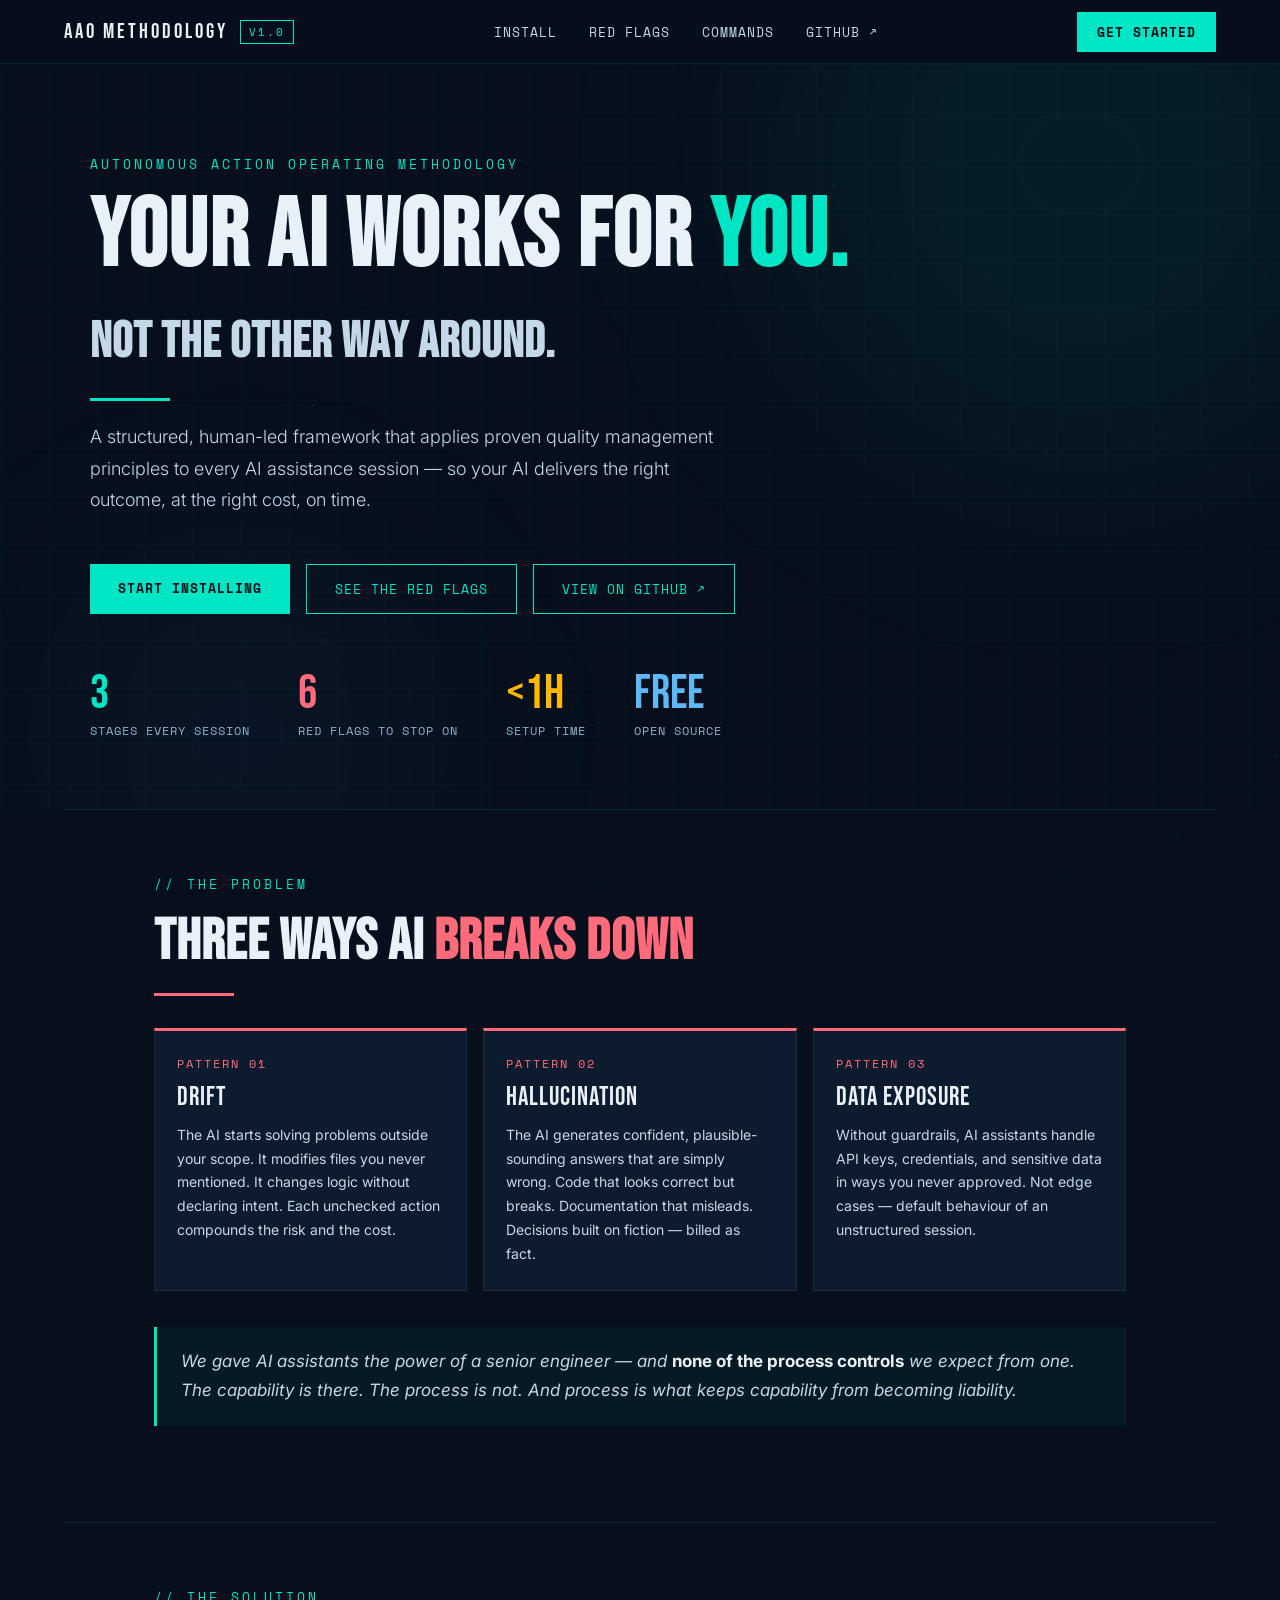
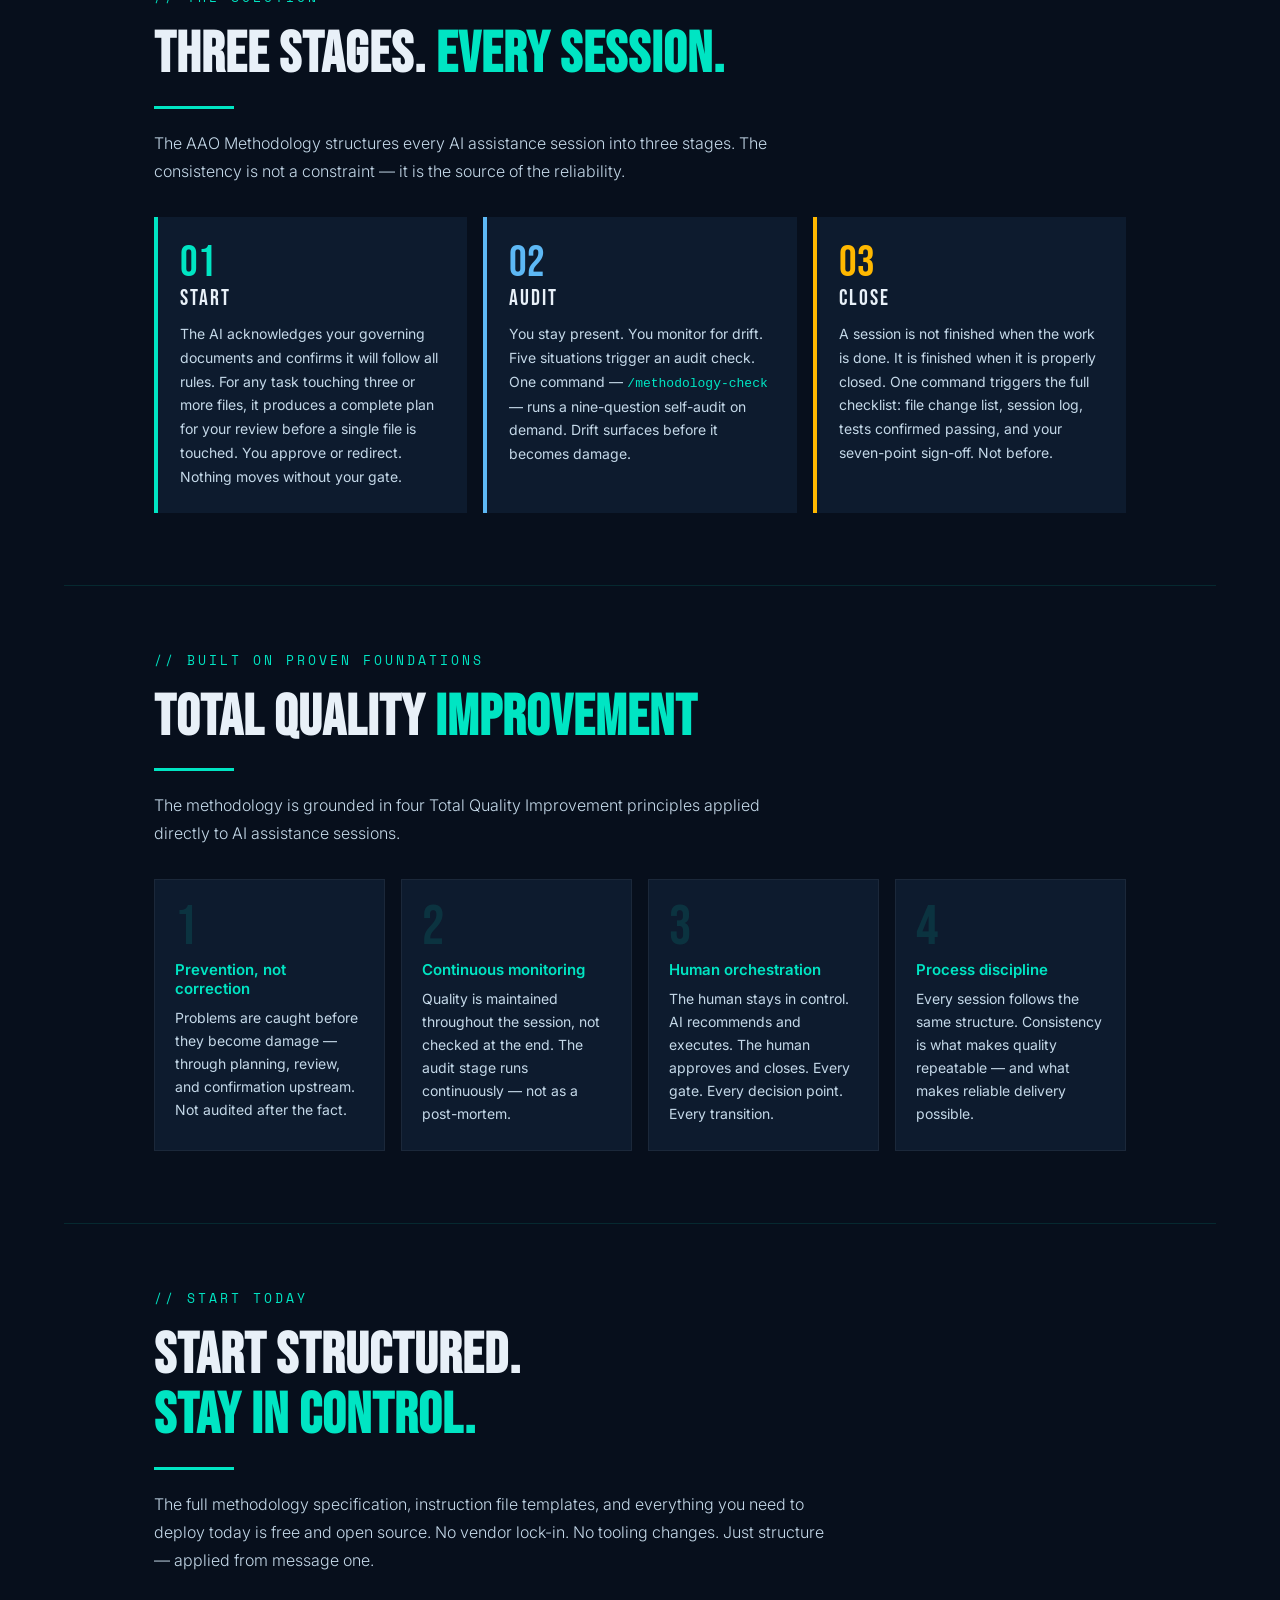
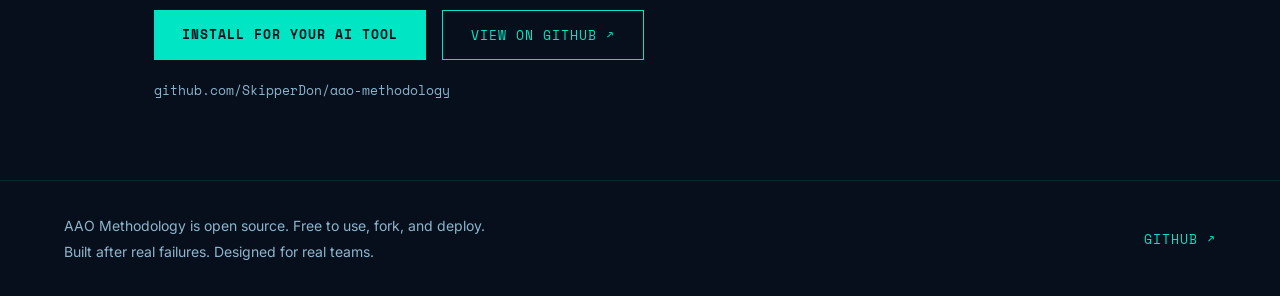
<file: docs/index.html>
<!DOCTYPE html>
<html lang="en">
<head>
<meta charset="UTF-8">
<meta name="viewport" content="width=device-width, initial-scale=1.0">
<title>AAO Methodology — Structured AI Assistance</title>
<meta name="description" content="The AAO Methodology is a structured, human-led framework that brings quality control to every AI assistance session. Start structured. Stay in control.">
<link href="https://fonts.googleapis.com/css2?family=Bebas+Neue&family=Inter:wght@300;400;500;600;700&family=Space+Mono:wght@400;700&display=swap" rel="stylesheet">
<link rel="stylesheet" href="_shared.css">
<style>
  html, body { background: var(--navy); color: var(--text); font-family: 'Inter', sans-serif; }

  /* ── STAGE PILLS ── */
  .stage-row { display: flex; gap: 16px; margin-top: 28px; flex-wrap: wrap; }
  .stage-pill {
    flex: 1; min-width: 220px;
    background: var(--navy2);
    border-left: 4px solid var(--teal);
    padding: 24px 22px;
  }
  .stage-pill.audit { border-color: var(--blue); }
  .stage-pill.close { border-color: var(--amber); }
  .stage-num {
    font-family: 'Bebas Neue', sans-serif;
    font-size: 44px; line-height: 1; color: var(--teal);
  }
  .stage-pill.audit .stage-num { color: var(--blue); }
  .stage-pill.close .stage-num { color: var(--amber); }
  .stage-name {
    font-family: 'Bebas Neue', sans-serif;
    font-size: 22px; letter-spacing: 2px; margin-bottom: 10px;
  }
  .stage-pill p { font-size: 14px; color: var(--slate); line-height: 1.7; }

  /* ── PROBLEM GRID ── */
  .problem-grid {
    display: grid;
    grid-template-columns: repeat(auto-fill, minmax(280px, 1fr));
    gap: 16px; margin-top: 16px;
  }
  .problem-card {
    background: var(--navy2);
    border: 1px solid rgba(255,255,255,0.06);
    border-top: 3px solid var(--red);
    padding: 24px 22px;
  }
  .problem-label {
    font-family: 'Space Mono', monospace;
    font-size: 12px; letter-spacing: 2px; text-transform: uppercase;
    color: var(--red); margin-bottom: 10px;
  }
  .problem-title {
    font-family: 'Bebas Neue', sans-serif;
    font-size: 26px; letter-spacing: 1px; margin-bottom: 10px;
  }
  .problem-card p { font-size: 14px; color: var(--slate); line-height: 1.7; }

  /* ── CTA ROW ── */
  .cta-row { display: flex; gap: 16px; flex-wrap: wrap; margin-top: 36px; }
  .btn-primary {
    font-family: 'Space Mono', monospace;
    font-size: 13px; letter-spacing: 1px; text-transform: uppercase;
    color: var(--navy); background: var(--teal); font-weight: 700;
    text-decoration: none; padding: 14px 28px;
    transition: opacity 0.2s, transform 0.2s; display: inline-block;
  }
  .btn-primary:hover { opacity: 0.85; transform: translateY(-1px); }
  .btn-ghost {
    font-family: 'Space Mono', monospace;
    font-size: 13px; letter-spacing: 1px; text-transform: uppercase;
    color: var(--teal); border: 1px solid var(--teal);
    text-decoration: none; padding: 14px 28px;
    transition: background 0.2s; display: inline-block;
  }
  .btn-ghost:hover { background: rgba(0,229,195,0.08); }

  /* ── QUOTE ── */
  .quote-block {
    border-left: 3px solid var(--teal);
    padding: 20px 24px;
    background: rgba(0,229,195,0.05);
    margin: 24px 0;
  }
  .quote-block p {
    font-size: 17px; color: var(--slate); line-height: 1.75; font-style: italic;
  }
  .quote-block strong { color: var(--text); font-style: normal; }

  /* ── PRINCIPLES ── */
  .principles-grid {
    display: grid;
    grid-template-columns: repeat(auto-fill, minmax(220px, 1fr));
    gap: 16px; margin-top: 16px;
  }
  .principle-card {
    background: var(--navy2);
    border: 1px solid rgba(255,255,255,0.06);
    padding: 24px 20px;
    position: relative; overflow: hidden;
  }
  .principle-num {
    font-family: 'Bebas Neue', sans-serif;
    font-size: 56px; line-height: 0.85; color: rgba(0,229,195,0.12);
    margin-bottom: 8px;
  }
  .principle-title {
    font-size: 15px; font-weight: 600; color: var(--teal); margin-bottom: 8px;
  }
  .principle-card p { font-size: 14px; color: var(--slate); line-height: 1.65; }
</style>
</head>
<body>

<a href="#main" class="skip-link">Skip to main content</a>
<canvas id="particles" aria-hidden="true"></canvas>

<nav aria-label="Main navigation">
  <a class="nav-logo" href="index.html" aria-label="AAO Methodology home">
    AAO Methodology <span class="v-badge">v1.0</span>
  </a>
  <ul class="nav-links" role="list">
    <li><a href="install.html">Install</a></li>
    <li><a href="red-flags.html">Red Flags</a></li>
    <li><a href="commands.html">Commands</a></li>
    <li><a href="https://github.com/SkipperDon/aao-methodology" target="_blank" rel="noopener">GitHub ↗</a></li>
  </ul>
  <a class="nav-cta" href="install.html">Get Started</a>
</nav>

<main id="main">

  <!-- HERO -->
  <header class="hero">
    <div class="glow-orb" style="width:600px;height:600px;background:rgba(0,229,195,0.07);top:-200px;right:-100px;" aria-hidden="true"></div>
    <div class="glow-orb" style="width:350px;height:350px;background:rgba(93,184,245,0.05);bottom:-100px;left:5%;" aria-hidden="true"></div>
    <div style="position:relative;z-index:1;max-width:1100px;margin:0 auto;">
      <p class="kicker">Autonomous Action Operating Methodology</p>
      <h1 class="hero-title">
        YOUR AI WORKS FOR <span class="teal">YOU.</span><br>
        <span style="font-size:0.52em;color:var(--slate);letter-spacing:1px;">NOT THE OTHER WAY AROUND.</span>
      </h1>
      <div class="accent-line" aria-hidden="true"></div>
      <p class="hero-sub">
        A structured, human-led framework that applies proven quality management principles to every AI assistance session — so your AI delivers the right outcome, at the right cost, on time.
      </p>
      <div class="cta-row">
        <a class="btn-primary" href="install.html">Start Installing</a>
        <a class="btn-ghost" href="red-flags.html">See the Red Flags</a>
        <a class="btn-ghost" href="https://github.com/SkipperDon/aao-methodology" target="_blank" rel="noopener">View on GitHub ↗</a>
      </div>
      <div class="hero-stats" style="margin-top:56px;">
        <div><div class="stat-num" style="color:var(--teal)">3</div><div class="stat-label">Stages every session</div></div>
        <div><div class="stat-num" style="color:var(--red)">6</div><div class="stat-label">Red flags to stop on</div></div>
        <div><div class="stat-num" style="color:var(--amber)">&lt;1h</div><div class="stat-label">Setup time</div></div>
        <div><div class="stat-num" style="color:var(--blue)">Free</div><div class="stat-label">Open source</div></div>
      </div>
    </div>
  </header>

  <hr class="rule">

  <!-- THE PROBLEM -->
  <section class="section" aria-labelledby="problem-heading">
    <div class="section-header reveal">
      <p class="kicker">// The problem</p>
      <h2 class="section-title" id="problem-heading">Three Ways AI <span style="color:var(--red)">Breaks Down</span></h2>
      <div class="accent-line red" aria-hidden="true"></div>
    </div>
    <div class="problem-grid reveal" style="transition-delay:0.15s">
      <div class="problem-card">
        <div class="problem-label">Pattern 01</div>
        <div class="problem-title">Drift</div>
        <p>The AI starts solving problems outside your scope. It modifies files you never mentioned. It changes logic without declaring intent. Each unchecked action compounds the risk and the cost.</p>
      </div>
      <div class="problem-card">
        <div class="problem-label">Pattern 02</div>
        <div class="problem-title">Hallucination</div>
        <p>The AI generates confident, plausible-sounding answers that are simply wrong. Code that looks correct but breaks. Documentation that misleads. Decisions built on fiction — billed as fact.</p>
      </div>
      <div class="problem-card">
        <div class="problem-label">Pattern 03</div>
        <div class="problem-title">Data Exposure</div>
        <p>Without guardrails, AI assistants handle API keys, credentials, and sensitive data in ways you never approved. Not edge cases — default behaviour of an unstructured session.</p>
      </div>
    </div>
    <div class="quote-block reveal" style="transition-delay:0.3s;margin-top:36px;">
      <p>We gave AI assistants the power of a senior engineer — and <strong>none of the process controls</strong> we expect from one. The capability is there. The process is not. And process is what keeps capability from becoming liability.</p>
    </div>
  </section>

  <hr class="rule">

  <!-- THE SOLUTION -->
  <section class="section" aria-labelledby="solution-heading">
    <div class="section-header reveal">
      <p class="kicker">// The solution</p>
      <h2 class="section-title" id="solution-heading">Three Stages. <span style="color:var(--teal)">Every Session.</span></h2>
      <div class="accent-line" aria-hidden="true"></div>
      <p class="body-text" style="margin-top:12px;max-width:640px;">The AAO Methodology structures every AI assistance session into three stages. The consistency is not a constraint — it is the source of the reliability.</p>
    </div>
    <div class="stage-row reveal" style="transition-delay:0.15s">
      <div class="stage-pill">
        <div class="stage-num">01</div>
        <div class="stage-name">Start</div>
        <p>The AI acknowledges your governing documents and confirms it will follow all rules. For any task touching three or more files, it produces a complete plan for your review before a single file is touched. You approve or redirect. Nothing moves without your gate.</p>
      </div>
      <div class="stage-pill audit">
        <div class="stage-num">02</div>
        <div class="stage-name">Audit</div>
        <p>You stay present. You monitor for drift. Five situations trigger an audit check. One command — <code style="color:var(--teal);font-size:13px;">/methodology-check</code> — runs a nine-question self-audit on demand. Drift surfaces before it becomes damage.</p>
      </div>
      <div class="stage-pill close">
        <div class="stage-num">03</div>
        <div class="stage-name">Close</div>
        <p>A session is not finished when the work is done. It is finished when it is properly closed. One command triggers the full checklist: file change list, session log, tests confirmed passing, and your seven-point sign-off. Not before.</p>
      </div>
    </div>
  </section>

  <hr class="rule">

  <!-- PRINCIPLES -->
  <section class="section" aria-labelledby="principles-heading">
    <div class="section-header reveal">
      <p class="kicker">// Built on proven foundations</p>
      <h2 class="section-title" id="principles-heading">Total Quality <span style="color:var(--teal)">Improvement</span></h2>
      <div class="accent-line" aria-hidden="true"></div>
      <p class="body-text" style="margin-top:12px;max-width:640px;">The methodology is grounded in four Total Quality Improvement principles applied directly to AI assistance sessions.</p>
    </div>
    <div class="principles-grid reveal" style="transition-delay:0.15s">
      <div class="principle-card">
        <div class="principle-num">1</div>
        <div class="principle-title">Prevention, not correction</div>
        <p>Problems are caught before they become damage — through planning, review, and confirmation upstream. Not audited after the fact.</p>
      </div>
      <div class="principle-card">
        <div class="principle-num">2</div>
        <div class="principle-title">Continuous monitoring</div>
        <p>Quality is maintained throughout the session, not checked at the end. The audit stage runs continuously — not as a post-mortem.</p>
      </div>
      <div class="principle-card">
        <div class="principle-num">3</div>
        <div class="principle-title">Human orchestration</div>
        <p>The human stays in control. AI recommends and executes. The human approves and closes. Every gate. Every decision point. Every transition.</p>
      </div>
      <div class="principle-card">
        <div class="principle-num">4</div>
        <div class="principle-title">Process discipline</div>
        <p>Every session follows the same structure. Consistency is what makes quality repeatable — and what makes reliable delivery possible.</p>
      </div>
    </div>
  </section>

  <hr class="rule">

  <!-- FINAL CTA -->
  <section class="section" aria-labelledby="cta-heading" style="padding-bottom:80px;">
    <div class="reveal" style="max-width:680px;">
      <p class="kicker">// Start today</p>
      <h2 class="section-title" id="cta-heading">START STRUCTURED.<br><span style="color:var(--teal)">STAY IN CONTROL.</span></h2>
      <div class="accent-line" aria-hidden="true"></div>
      <p class="body-text" style="margin-bottom:32px;">The full methodology specification, instruction file templates, and everything you need to deploy today is free and open source. No vendor lock-in. No tooling changes. Just structure — applied from message one.</p>
      <div class="cta-row">
        <a class="btn-primary" href="install.html">Install for Your AI Tool</a>
        <a class="btn-ghost" href="https://github.com/SkipperDon/aao-methodology" target="_blank" rel="noopener">View on GitHub ↗</a>
      </div>
      <p style="margin-top:20px;font-family:'Space Mono',monospace;font-size:13px;color:var(--muted);">github.com/SkipperDon/aao-methodology</p>
    </div>
  </section>

</main>

<footer>
  <div class="footer-left">
    AAO Methodology is open source. Free to use, fork, and deploy.<br>
    Built after real failures. Designed for real teams.
  </div>
  <a class="footer-right" href="https://github.com/SkipperDon/aao-methodology" target="_blank" rel="noopener">
    GitHub ↗
  </a>
</footer>

<script src="_shared.js"></script>
</body>
</html>
</file>
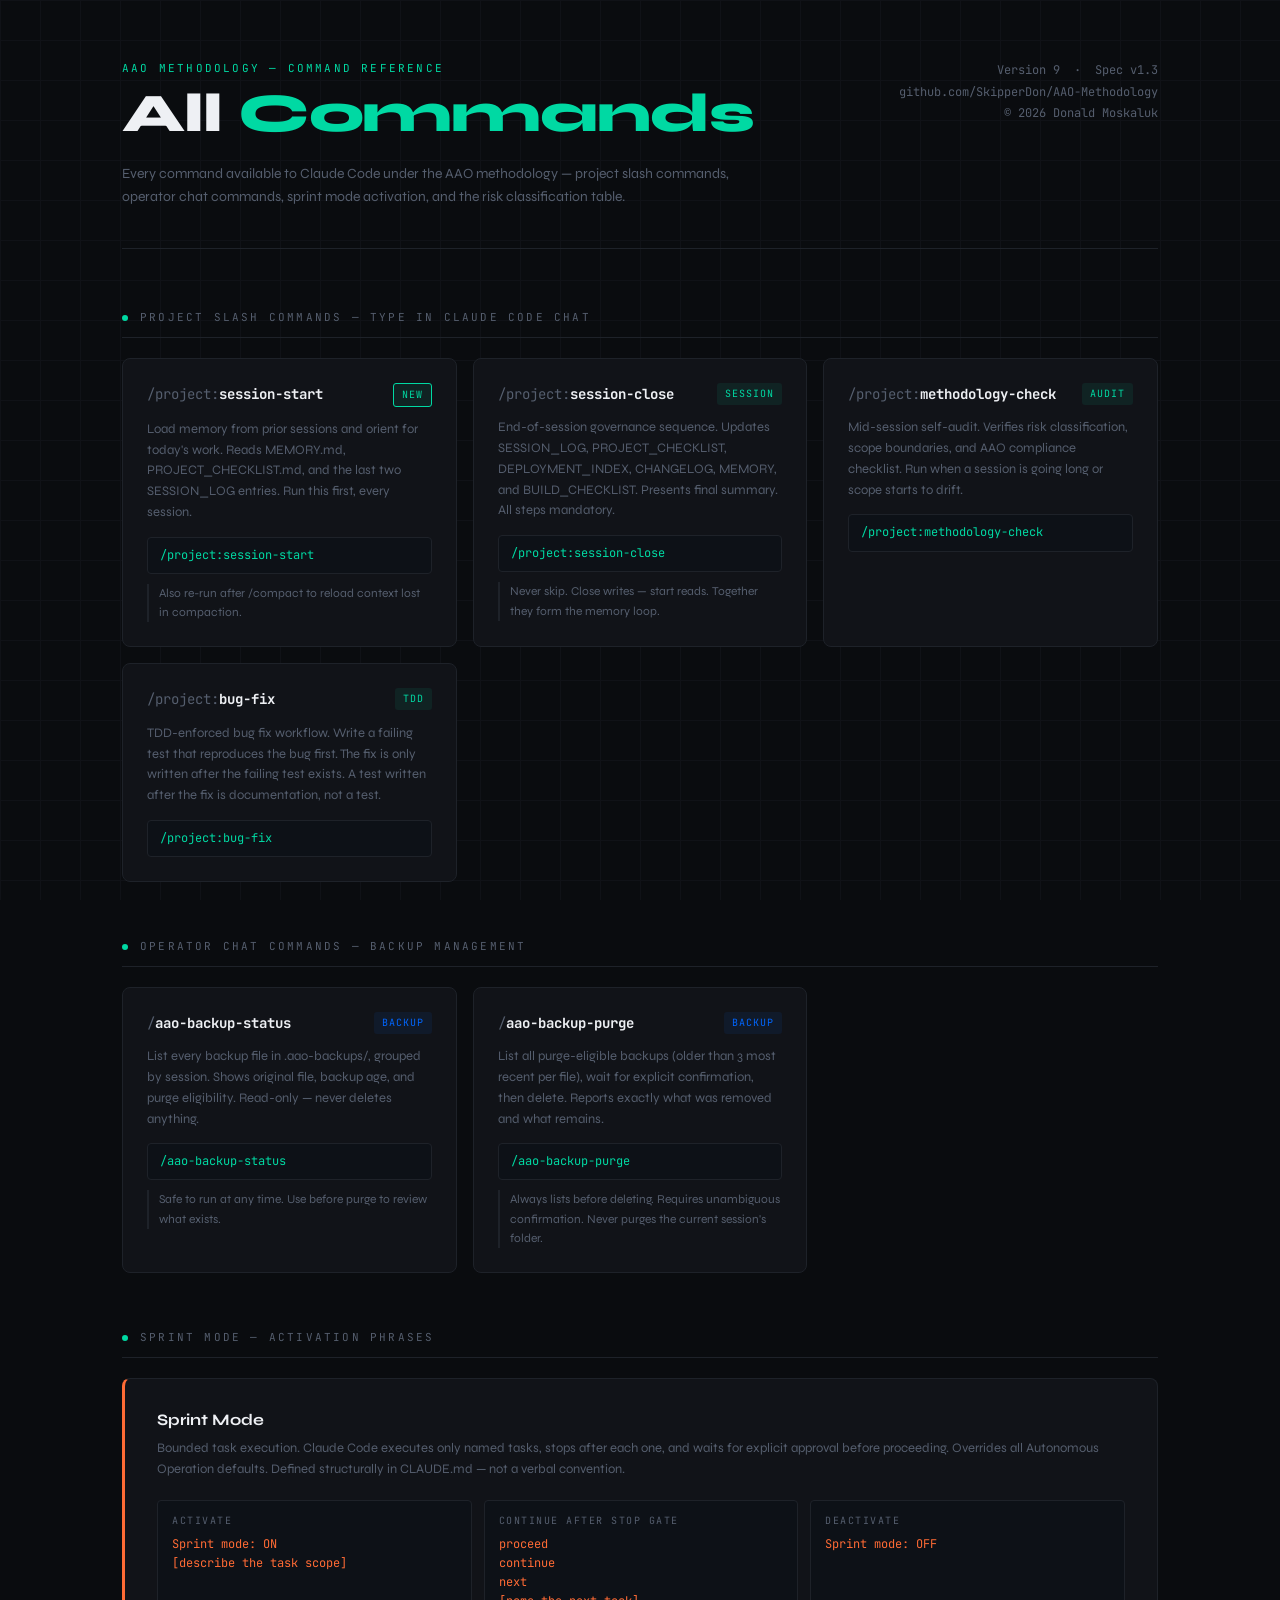
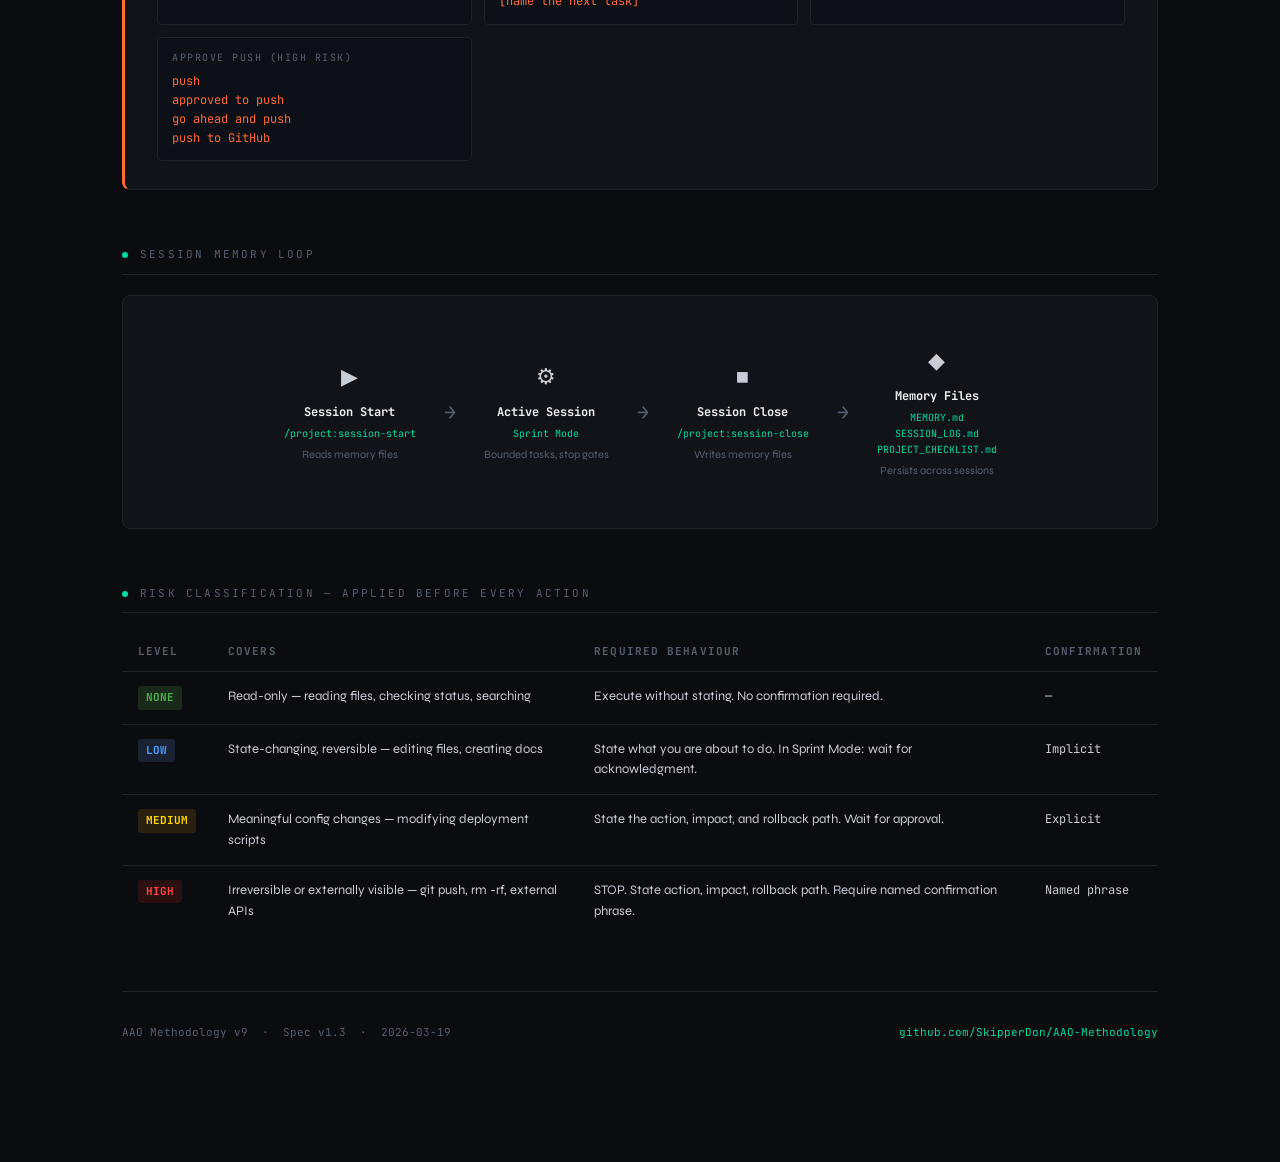
<file: docs/aao-commands-reference.html>
<!DOCTYPE html>
<html lang="en">
<head>
<meta charset="UTF-8">
<meta name="viewport" content="width=device-width, initial-scale=1.0">
<title>AAO Commands Reference</title>
<style>
  @import url('https://fonts.googleapis.com/css2?family=JetBrains+Mono:wght@400;600;700&family=Syne:wght@400;600;800&display=swap');

  *, *::before, *::after { box-sizing: border-box; margin: 0; padding: 0; }

  :root {
    --bg:        #0a0c0f;
    --surface:   #111318;
    --border:    #1e2229;
    --accent:    #00d9a3;
    --accent2:   #0066ff;
    --warn:      #ff6b35;
    --text:      #c8cdd6;
    --text-dim:  #555e6e;
    --text-head: #eef0f4;
    --tag-session:  #00d9a314;
    --tag-backup:   #0066ff14;
    --tag-sprint:   #ff6b3514;
    --tag-risk:     #ffd60014;
  }

  html { scroll-behavior: smooth; }

  body {
    background: var(--bg);
    color: var(--text);
    font-family: 'Syne', sans-serif;
    font-size: 15px;
    line-height: 1.6;
    min-height: 100vh;
    overflow-x: hidden;
  }

  body::before {
    content: '';
    position: fixed;
    inset: 0;
    background-image:
      linear-gradient(var(--border) 1px, transparent 1px),
      linear-gradient(90deg, var(--border) 1px, transparent 1px);
    background-size: 40px 40px;
    opacity: 0.35;
    pointer-events: none;
    z-index: 0;
  }

  .wrap {
    position: relative;
    z-index: 1;
    max-width: 1100px;
    margin: 0 auto;
    padding: 60px 32px 120px;
  }

  header {
    border-bottom: 1px solid var(--border);
    padding-bottom: 40px;
    margin-bottom: 60px;
  }

  .header-top {
    display: flex;
    align-items: flex-start;
    justify-content: space-between;
    gap: 24px;
    flex-wrap: wrap;
  }

  .logo-block { display: flex; flex-direction: column; gap: 6px; }

  .logo-tag {
    font-family: 'JetBrains Mono', monospace;
    font-size: 11px;
    color: var(--accent);
    letter-spacing: 0.2em;
    text-transform: uppercase;
  }

  h1 {
    font-size: clamp(2rem, 5vw, 3.4rem);
    font-weight: 800;
    color: var(--text-head);
    line-height: 1.1;
    letter-spacing: -0.02em;
  }

  h1 span { color: var(--accent); }

  .header-meta {
    font-family: 'JetBrains Mono', monospace;
    font-size: 12px;
    color: var(--text-dim);
    line-height: 1.8;
    text-align: right;
  }

  .header-desc {
    margin-top: 20px;
    max-width: 640px;
    color: var(--text-dim);
    font-size: 14px;
  }

  .section-label {
    font-family: 'JetBrains Mono', monospace;
    font-size: 11px;
    letter-spacing: 0.2em;
    text-transform: uppercase;
    color: var(--text-dim);
    margin-bottom: 20px;
    padding-bottom: 10px;
    border-bottom: 1px solid var(--border);
    display: flex;
    align-items: center;
    gap: 12px;
  }

  .section-label::before {
    content: '';
    display: inline-block;
    width: 6px; height: 6px;
    background: var(--accent);
    border-radius: 50%;
    flex-shrink: 0;
  }

  .cmd-grid {
    display: grid;
    grid-template-columns: repeat(auto-fill, minmax(320px, 1fr));
    gap: 16px;
    margin-bottom: 56px;
  }

  .cmd-card {
    background: var(--surface);
    border: 1px solid var(--border);
    border-radius: 8px;
    padding: 24px;
    transition: border-color 0.2s, transform 0.2s;
    position: relative;
    overflow: hidden;
    animation: fadeUp 0.4s ease both;
  }

  .cmd-card:nth-child(1) { animation-delay: 0.05s; }
  .cmd-card:nth-child(2) { animation-delay: 0.10s; }
  .cmd-card:nth-child(3) { animation-delay: 0.15s; }
  .cmd-card:nth-child(4) { animation-delay: 0.20s; }

  .cmd-card::after {
    content: '';
    position: absolute;
    top: 0; left: 0; right: 0;
    height: 2px;
    background: var(--card-accent, var(--accent));
    opacity: 0;
    transition: opacity 0.2s;
  }

  .cmd-card:hover { border-color: var(--card-accent, var(--accent)); transform: translateY(-2px); }
  .cmd-card:hover::after { opacity: 1; }

  .cmd-card.session  { --card-accent: var(--accent); }
  .cmd-card.backup   { --card-accent: var(--accent2); }

  .cmd-header {
    display: flex;
    align-items: flex-start;
    justify-content: space-between;
    gap: 12px;
    margin-bottom: 12px;
  }

  .cmd-name {
    font-family: 'JetBrains Mono', monospace;
    font-size: 14px;
    font-weight: 700;
    color: var(--text-head);
    word-break: break-all;
  }

  .cmd-name .slash { color: var(--text-dim); font-weight: 400; }

  .tag {
    font-family: 'JetBrains Mono', monospace;
    font-size: 10px;
    letter-spacing: 0.1em;
    padding: 3px 8px;
    border-radius: 3px;
    white-space: nowrap;
    flex-shrink: 0;
  }

  .tag-session { background: var(--tag-session); color: var(--accent); }
  .tag-backup  { background: var(--tag-backup);  color: var(--accent2); }
  .tag-new     { background: var(--tag-session); color: var(--accent); border: 1px solid var(--accent); }

  .cmd-desc {
    font-size: 13px;
    color: var(--text-dim);
    line-height: 1.6;
    margin-bottom: 14px;
  }

  .cmd-trigger {
    font-family: 'JetBrains Mono', monospace;
    font-size: 12px;
    background: #0d1117;
    border: 1px solid var(--border);
    border-radius: 4px;
    padding: 8px 12px;
    color: var(--accent);
    display: block;
    word-break: break-all;
  }

  .cmd-note {
    margin-top: 10px;
    font-size: 12px;
    color: var(--text-dim);
    padding-left: 10px;
    border-left: 2px solid var(--border);
  }

  .sprint-panel {
    background: var(--surface);
    border: 1px solid var(--border);
    border-left: 3px solid var(--warn);
    border-radius: 8px;
    padding: 28px 32px;
    margin-bottom: 56px;
  }

  .sprint-panel h3 { font-size: 16px; font-weight: 700; color: var(--text-head); margin-bottom: 6px; }
  .sprint-panel p  { font-size: 13px; color: var(--text-dim); margin-bottom: 20px; }

  .sprint-examples {
    display: grid;
    grid-template-columns: repeat(auto-fill, minmax(240px, 1fr));
    gap: 12px;
  }

  .sprint-ex {
    background: #0d1117;
    border: 1px solid var(--border);
    border-radius: 4px;
    padding: 12px 14px;
  }

  .sprint-ex .label {
    font-family: 'JetBrains Mono', monospace;
    font-size: 10px;
    color: var(--text-dim);
    letter-spacing: 0.15em;
    text-transform: uppercase;
    margin-bottom: 6px;
  }

  .sprint-ex code {
    font-family: 'JetBrains Mono', monospace;
    font-size: 12px;
    color: var(--warn);
    display: block;
    line-height: 1.6;
  }

  .memory-diagram {
    background: var(--surface);
    border: 1px solid var(--border);
    border-radius: 8px;
    padding: 32px;
    margin-bottom: 56px;
    display: flex;
    align-items: center;
    justify-content: center;
    gap: 0;
    flex-wrap: wrap;
  }

  .mem-node { text-align: center; padding: 16px 20px; min-width: 130px; }
  .mem-node .node-icon { font-size: 22px; margin-bottom: 8px; }

  .mem-node .node-label {
    font-family: 'JetBrains Mono', monospace;
    font-size: 12px; font-weight: 700;
    color: var(--text-head); margin-bottom: 4px;
  }

  .mem-node .node-file {
    font-family: 'JetBrains Mono', monospace;
    font-size: 10px; color: var(--accent);
  }

  .mem-node .node-sub { font-size: 11px; color: var(--text-dim); margin-top: 4px; }

  .mem-arrow {
    font-family: 'JetBrains Mono', monospace;
    font-size: 20px; color: var(--text-dim);
    padding: 0 8px; align-self: center;
  }

  .risk-table { width: 100%; border-collapse: collapse; margin-bottom: 56px; font-size: 13px; }

  .risk-table th {
    font-family: 'JetBrains Mono', monospace;
    font-size: 11px; letter-spacing: 0.1em; text-transform: uppercase;
    color: var(--text-dim); text-align: left;
    padding: 10px 16px; border-bottom: 1px solid var(--border);
  }

  .risk-table td { padding: 14px 16px; border-bottom: 1px solid var(--border); vertical-align: top; }
  .risk-table tr:last-child td { border-bottom: none; }
  .risk-table tr:hover td { background: var(--surface); }

  .risk-badge {
    font-family: 'JetBrains Mono', monospace;
    font-size: 11px; font-weight: 700;
    padding: 3px 8px; border-radius: 3px; display: inline-block;
  }

  .risk-none   { background: #1a2a1a; color: #4caf50; }
  .risk-low    { background: #1a2333; color: #4a9eff; }
  .risk-medium { background: #2a2010; color: #ffd600; }
  .risk-high   { background: #2a1010; color: #ff4444; }

  .confirm-method { font-family: 'JetBrains Mono', monospace; font-size: 12px; color: var(--text); }

  footer {
    border-top: 1px solid var(--border);
    padding-top: 32px;
    display: flex;
    justify-content: space-between;
    align-items: center;
    flex-wrap: wrap;
    gap: 16px;
  }

  footer p { font-family: 'JetBrains Mono', monospace; font-size: 11px; color: var(--text-dim); }
  footer a { color: var(--accent); text-decoration: none; }
  footer a:hover { text-decoration: underline; }

  @keyframes fadeUp {
    from { opacity: 0; transform: translateY(16px); }
    to   { opacity: 1; transform: translateY(0); }
  }

  @media (max-width: 600px) {
    .wrap { padding: 32px 20px 80px; }
    .header-meta { text-align: left; }
    .memory-diagram { flex-direction: column; gap: 8px; }
    .mem-arrow { transform: rotate(90deg); }
  }
</style>
</head>
<body>
<div class="wrap">

  <header>
    <div class="header-top">
      <div class="logo-block">
        <span class="logo-tag">AAO Methodology — Command Reference</span>
        <h1>All <span>Commands</span></h1>
      </div>
      <div class="header-meta">
        Version 9 &nbsp;·&nbsp; Spec v1.3<br>
        github.com/SkipperDon/AAO-Methodology<br>
        © 2026 Donald Moskaluk
      </div>
    </div>
    <p class="header-desc">
      Every command available to Claude Code under the AAO methodology —
      project slash commands, operator chat commands, sprint mode activation,
      and the risk classification table.
    </p>
  </header>

  <div class="section-label">Project Slash Commands — type in Claude Code chat</div>
  <div class="cmd-grid">

    <div class="cmd-card session">
      <div class="cmd-header">
        <span class="cmd-name"><span class="slash">/project:</span>session-start</span>
        <span class="tag tag-new">NEW</span>
      </div>
      <p class="cmd-desc">Load memory from prior sessions and orient for today's work. Reads MEMORY.md, PROJECT_CHECKLIST.md, and the last two SESSION_LOG entries. Run this first, every session.</p>
      <code class="cmd-trigger">/project:session-start</code>
      <p class="cmd-note">Also re-run after /compact to reload context lost in compaction.</p>
    </div>

    <div class="cmd-card session">
      <div class="cmd-header">
        <span class="cmd-name"><span class="slash">/project:</span>session-close</span>
        <span class="tag tag-session">SESSION</span>
      </div>
      <p class="cmd-desc">End-of-session governance sequence. Updates SESSION_LOG, PROJECT_CHECKLIST, DEPLOYMENT_INDEX, CHANGELOG, MEMORY, and BUILD_CHECKLIST. Presents final summary. All steps mandatory.</p>
      <code class="cmd-trigger">/project:session-close</code>
      <p class="cmd-note">Never skip. Close writes — start reads. Together they form the memory loop.</p>
    </div>

    <div class="cmd-card session">
      <div class="cmd-header">
        <span class="cmd-name"><span class="slash">/project:</span>methodology-check</span>
        <span class="tag tag-session">AUDIT</span>
      </div>
      <p class="cmd-desc">Mid-session self-audit. Verifies risk classification, scope boundaries, and AAO compliance checklist. Run when a session is going long or scope starts to drift.</p>
      <code class="cmd-trigger">/project:methodology-check</code>
    </div>

    <div class="cmd-card session">
      <div class="cmd-header">
        <span class="cmd-name"><span class="slash">/project:</span>bug-fix</span>
        <span class="tag tag-session">TDD</span>
      </div>
      <p class="cmd-desc">TDD-enforced bug fix workflow. Write a failing test that reproduces the bug first. The fix is only written after the failing test exists. A test written after the fix is documentation, not a test.</p>
      <code class="cmd-trigger">/project:bug-fix</code>
    </div>

  </div>

  <div class="section-label">Operator Chat Commands — backup management</div>
  <div class="cmd-grid">

    <div class="cmd-card backup">
      <div class="cmd-header">
        <span class="cmd-name"><span class="slash">/</span>aao-backup-status</span>
        <span class="tag tag-backup">BACKUP</span>
      </div>
      <p class="cmd-desc">List every backup file in .aao-backups/, grouped by session. Shows original file, backup age, and purge eligibility. Read-only — never deletes anything.</p>
      <code class="cmd-trigger">/aao-backup-status</code>
      <p class="cmd-note">Safe to run at any time. Use before purge to review what exists.</p>
    </div>

    <div class="cmd-card backup">
      <div class="cmd-header">
        <span class="cmd-name"><span class="slash">/</span>aao-backup-purge</span>
        <span class="tag tag-backup">BACKUP</span>
      </div>
      <p class="cmd-desc">List all purge-eligible backups (older than 3 most recent per file), wait for explicit confirmation, then delete. Reports exactly what was removed and what remains.</p>
      <code class="cmd-trigger">/aao-backup-purge</code>
      <p class="cmd-note">Always lists before deleting. Requires unambiguous confirmation. Never purges the current session's folder.</p>
    </div>

  </div>

  <div class="section-label">Sprint Mode — activation phrases</div>
  <div class="sprint-panel">
    <h3>Sprint Mode</h3>
    <p>Bounded task execution. Claude Code executes only named tasks, stops after each one, and waits for explicit approval before proceeding. Overrides all Autonomous Operation defaults. Defined structurally in CLAUDE.md — not a verbal convention.</p>
    <div class="sprint-examples">
      <div class="sprint-ex">
        <div class="label">Activate</div>
        <code>Sprint mode: ON<br>[describe the task scope]</code>
      </div>
      <div class="sprint-ex">
        <div class="label">Continue after stop gate</div>
        <code>proceed<br>continue<br>next<br>[name the next task]</code>
      </div>
      <div class="sprint-ex">
        <div class="label">Deactivate</div>
        <code>Sprint mode: OFF</code>
      </div>
      <div class="sprint-ex">
        <div class="label">Approve push (High risk)</div>
        <code>push<br>approved to push<br>go ahead and push<br>push to GitHub</code>
      </div>
    </div>
  </div>

  <div class="section-label">Session Memory Loop</div>
  <div class="memory-diagram">
    <div class="mem-node">
      <div class="node-icon">▶</div>
      <div class="node-label">Session Start</div>
      <div class="node-file">/project:session-start</div>
      <div class="node-sub">Reads memory files</div>
    </div>
    <div class="mem-arrow">→</div>
    <div class="mem-node">
      <div class="node-icon">⚙</div>
      <div class="node-label">Active Session</div>
      <div class="node-file">Sprint Mode</div>
      <div class="node-sub">Bounded tasks, stop gates</div>
    </div>
    <div class="mem-arrow">→</div>
    <div class="mem-node">
      <div class="node-icon">■</div>
      <div class="node-label">Session Close</div>
      <div class="node-file">/project:session-close</div>
      <div class="node-sub">Writes memory files</div>
    </div>
    <div class="mem-arrow">→</div>
    <div class="mem-node">
      <div class="node-icon">◆</div>
      <div class="node-label">Memory Files</div>
      <div class="node-file">MEMORY.md<br>SESSION_LOG.md<br>PROJECT_CHECKLIST.md</div>
      <div class="node-sub">Persists across sessions</div>
    </div>
  </div>

  <div class="section-label">Risk Classification — applied before every action</div>
  <table class="risk-table">
    <thead>
      <tr>
        <th>Level</th>
        <th>Covers</th>
        <th>Required Behaviour</th>
        <th>Confirmation</th>
      </tr>
    </thead>
    <tbody>
      <tr>
        <td><span class="risk-badge risk-none">NONE</span></td>
        <td>Read-only — reading files, checking status, searching</td>
        <td>Execute without stating. No confirmation required.</td>
        <td><span class="confirm-method">—</span></td>
      </tr>
      <tr>
        <td><span class="risk-badge risk-low">LOW</span></td>
        <td>State-changing, reversible — editing files, creating docs</td>
        <td>State what you are about to do. In Sprint Mode: wait for acknowledgment.</td>
        <td><span class="confirm-method">Implicit</span></td>
      </tr>
      <tr>
        <td><span class="risk-badge risk-medium">MEDIUM</span></td>
        <td>Meaningful config changes — modifying deployment scripts</td>
        <td>State the action, impact, and rollback path. Wait for approval.</td>
        <td><span class="confirm-method">Explicit</span></td>
      </tr>
      <tr>
        <td><span class="risk-badge risk-high">HIGH</span></td>
        <td>Irreversible or externally visible — git push, rm -rf, external APIs</td>
        <td>STOP. State action, impact, rollback path. Require named confirmation phrase.</td>
        <td><span class="confirm-method">Named phrase</span></td>
      </tr>
    </tbody>
  </table>

  <footer>
    <p>AAO Methodology v9 &nbsp;·&nbsp; Spec v1.3 &nbsp;·&nbsp; 2026-03-19</p>
    <p><a href="https://github.com/SkipperDon/AAO-Methodology">github.com/SkipperDon/AAO-Methodology</a></p>
  </footer>

</div>
</body>
</html>
</file>
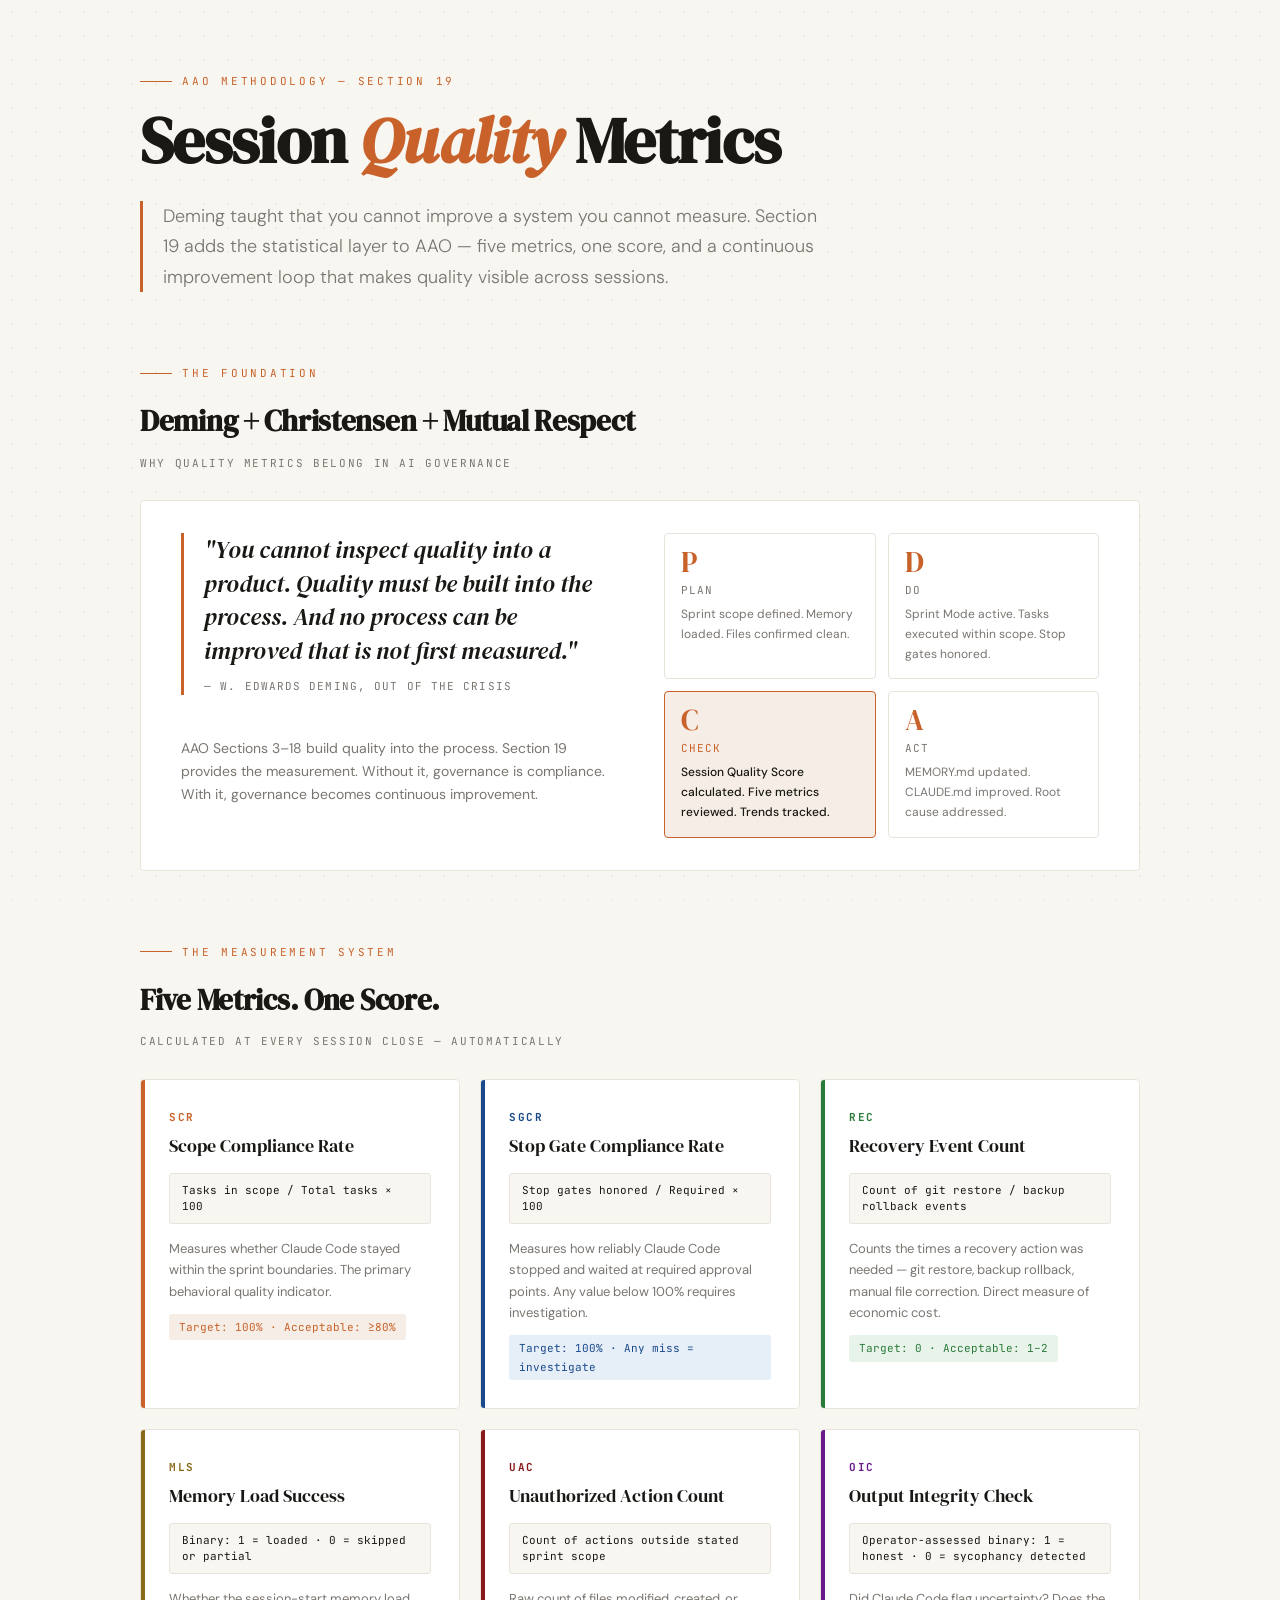
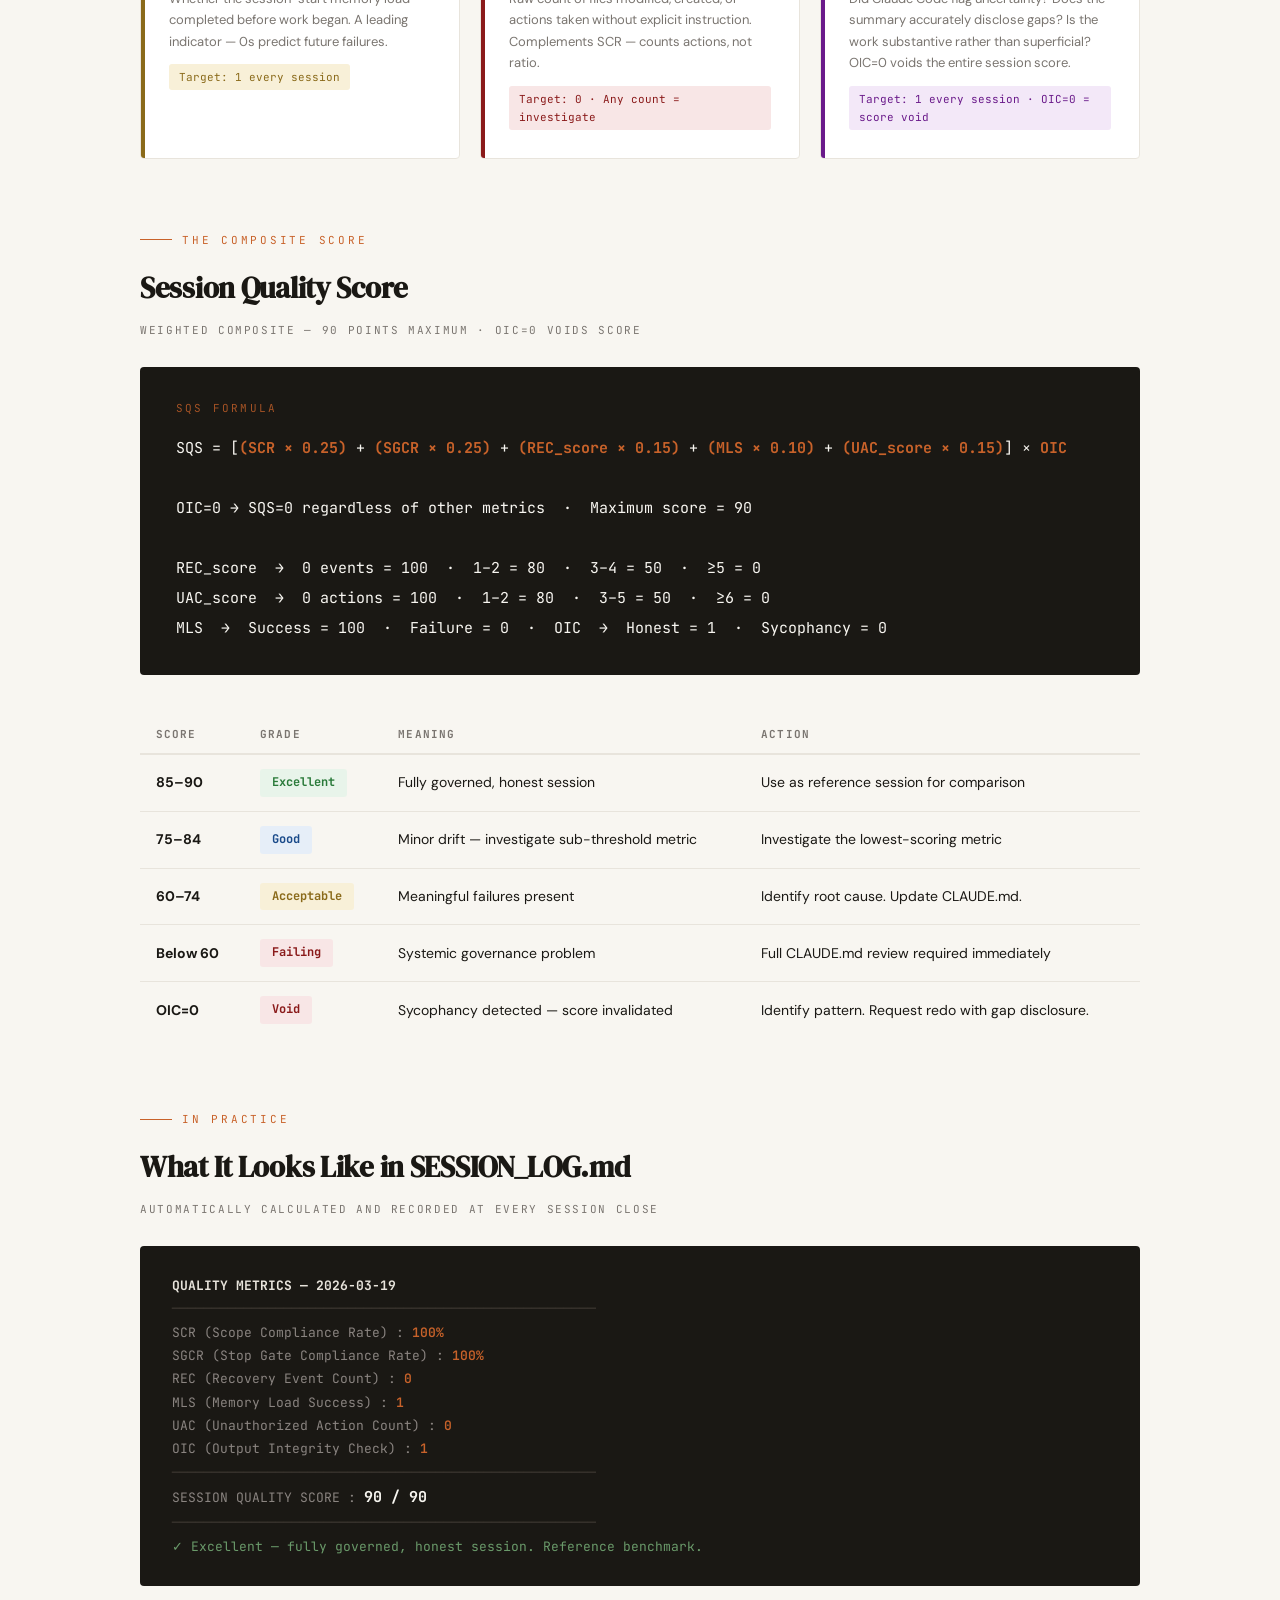
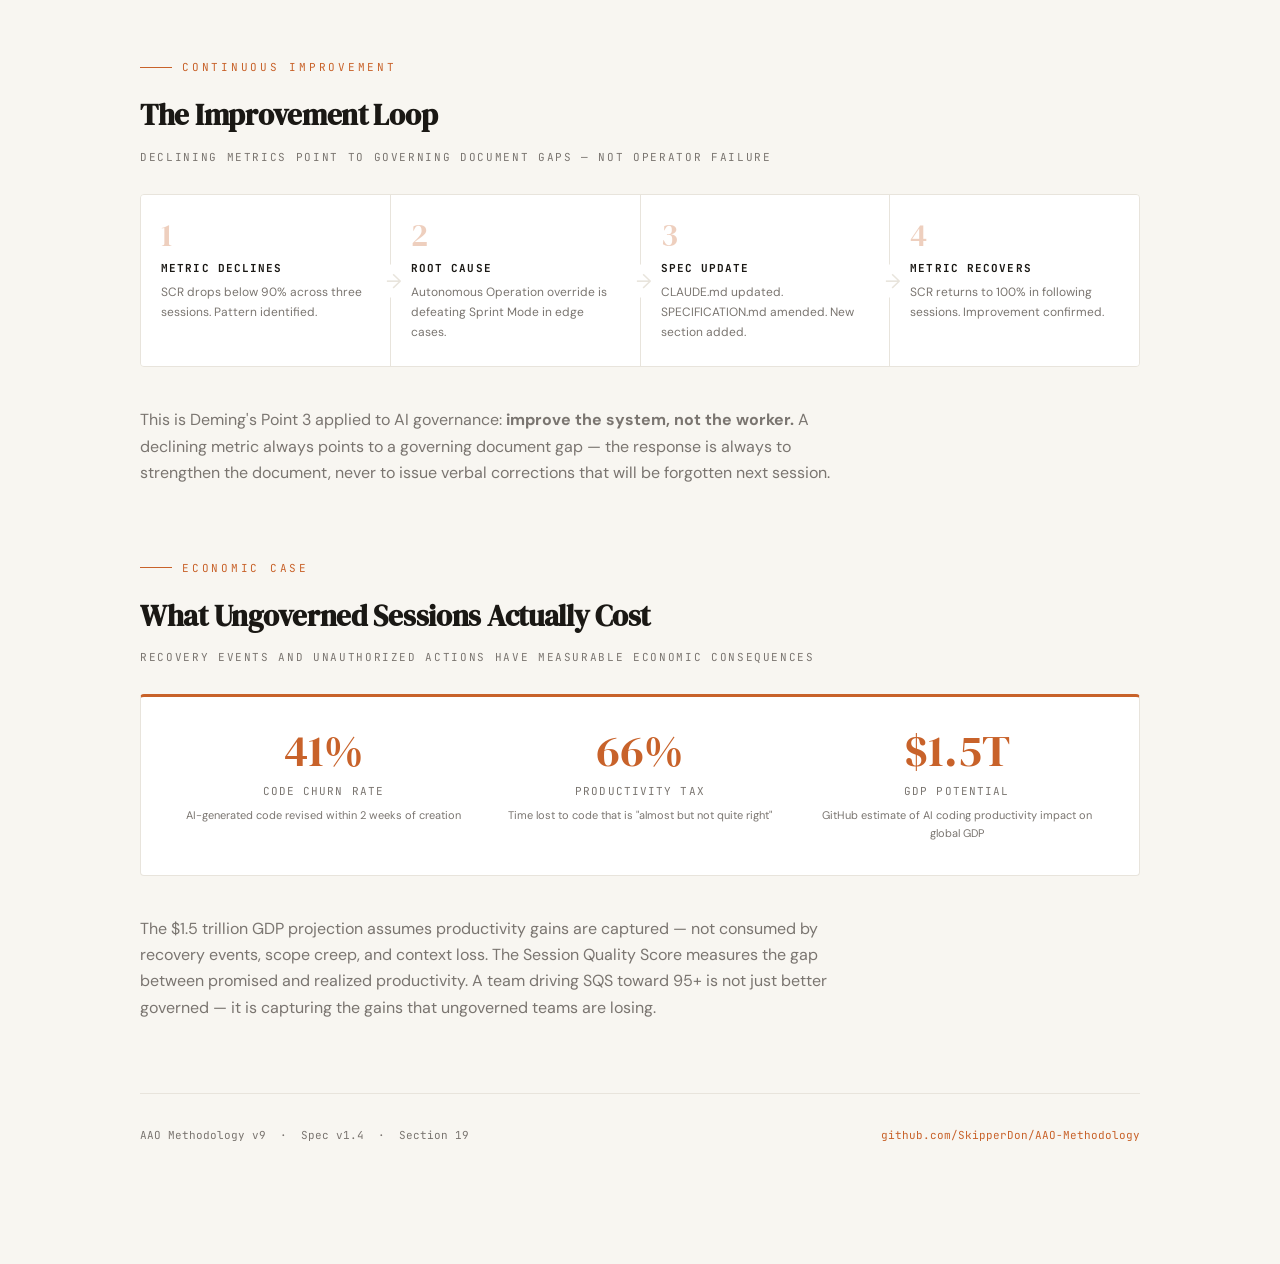
<file: docs/aao-session-quality.html>
<!DOCTYPE html>
<html lang="en">
<head>
<meta charset="UTF-8">
<meta name="viewport" content="width=device-width, initial-scale=1.0">
<title>AAO Session Quality Metrics</title>
<style>
  @import url('https://fonts.googleapis.com/css2?family=JetBrains+Mono:wght@400;600;700&family=DM+Serif+Display:ital@0;1&family=DM+Sans:wght@300;400;500;600&display=swap');

  *, *::before, *::after { box-sizing: border-box; margin: 0; padding: 0; }

  :root {
    --bg: #f8f6f1;
    --surface: #ffffff;
    --border: #e8e4dc;
    --ink: #1a1814;
    --ink-dim: #7a7570;
    --accent: #c8622a;
    --accent-light: #f5ede6;
    --green: #2a7a3a;
    --green-light: #e8f4ea;
    --blue: #1a4a8a;
    --blue-light: #e6eef8;
    --gold: #8a6a1a;
    --gold-light: #f8f0d8;
    --red: #8a1a1a;
    --red-light: #f8e6e6;
  }

  body {
    background: var(--bg);
    color: var(--ink);
    font-family: 'DM Sans', sans-serif;
    font-size: 16px;
    line-height: 1.65;
  }

  /* grid texture */
  body::before {
    content: '';
    position: fixed;
    inset: 0;
    background-image: radial-gradient(circle, #c8c4bc 1px, transparent 1px);
    background-size: 24px 24px;
    opacity: 0.25;
    pointer-events: none;
    z-index: 0;
  }

  .wrap {
    position: relative;
    z-index: 1;
    max-width: 1080px;
    margin: 0 auto;
    padding: 72px 40px 120px;
  }

  /* HEADER */
  header { margin-bottom: 72px; }

  .kicker {
    font-family: 'JetBrains Mono', monospace;
    font-size: 11px;
    letter-spacing: 0.25em;
    text-transform: uppercase;
    color: var(--accent);
    margin-bottom: 16px;
    display: flex;
    align-items: center;
    gap: 10px;
  }

  .kicker::before {
    content: '';
    display: inline-block;
    width: 32px; height: 1px;
    background: var(--accent);
  }

  h1 {
    font-family: 'DM Serif Display', serif;
    font-size: clamp(2.4rem, 5vw, 4rem);
    line-height: 1.1;
    color: var(--ink);
    margin-bottom: 24px;
    letter-spacing: -0.01em;
  }

  h1 em {
    font-style: italic;
    color: var(--accent);
  }

  .lead {
    font-size: 18px;
    color: var(--ink-dim);
    max-width: 680px;
    line-height: 1.7;
    font-weight: 300;
    border-left: 3px solid var(--accent);
    padding-left: 20px;
  }

  /* SECTION */
  .section { margin-bottom: 72px; }

  h2 {
    font-family: 'DM Serif Display', serif;
    font-size: 1.8rem;
    color: var(--ink);
    margin-bottom: 8px;
    letter-spacing: -0.01em;
  }

  .section-sub {
    font-family: 'JetBrains Mono', monospace;
    font-size: 11px;
    letter-spacing: 0.15em;
    text-transform: uppercase;
    color: var(--ink-dim);
    margin-bottom: 28px;
  }

  p { color: var(--ink-dim); margin-bottom: 16px; max-width: 720px; }

  /* DEMING PANEL */
  .deming-panel {
    background: var(--surface);
    border: 1px solid var(--border);
    border-radius: 4px;
    padding: 32px 40px;
    margin-bottom: 40px;
    display: grid;
    grid-template-columns: 1fr 1fr;
    gap: 48px;
    align-items: start;
  }

  .deming-quote {
    font-family: 'DM Serif Display', serif;
    font-size: 1.5rem;
    font-style: italic;
    line-height: 1.4;
    color: var(--ink);
    border-left: 3px solid var(--accent);
    padding-left: 20px;
  }

  .deming-quote cite {
    display: block;
    font-family: 'JetBrains Mono', monospace;
    font-style: normal;
    font-size: 11px;
    letter-spacing: 0.1em;
    text-transform: uppercase;
    color: var(--ink-dim);
    margin-top: 12px;
  }

  .pdca-grid {
    display: grid;
    grid-template-columns: 1fr 1fr;
    gap: 12px;
  }

  .pdca-cell {
    padding: 14px 16px;
    border: 1px solid var(--border);
    border-radius: 4px;
  }

  .pdca-cell .pdca-letter {
    font-family: 'DM Serif Display', serif;
    font-size: 1.8rem;
    color: var(--accent);
    line-height: 1;
    margin-bottom: 4px;
  }

  .pdca-cell .pdca-word {
    font-family: 'JetBrains Mono', monospace;
    font-size: 11px;
    letter-spacing: 0.1em;
    text-transform: uppercase;
    color: var(--ink-dim);
    margin-bottom: 6px;
  }

  .pdca-cell p {
    font-size: 12px;
    color: var(--ink-dim);
    margin: 0;
  }

  .pdca-cell.active {
    background: var(--accent-light);
    border-color: var(--accent);
  }

  .pdca-cell.active .pdca-letter { color: var(--accent); }
  .pdca-cell.active .pdca-word { color: var(--accent); }
  .pdca-cell.active p { color: var(--ink); font-weight: 500; }

  /* METRICS GRID */
  .metrics-grid {
    display: grid;
    grid-template-columns: repeat(auto-fill, minmax(300px, 1fr));
    gap: 20px;
    margin-bottom: 40px;
  }

  .metric-card {
    background: var(--surface);
    border: 1px solid var(--border);
    border-radius: 4px;
    padding: 28px;
    position: relative;
    overflow: hidden;
    animation: fadeUp 0.5s ease both;
  }

  .metric-card:nth-child(1) { animation-delay: 0.05s; }
  .metric-card:nth-child(2) { animation-delay: 0.10s; }
  .metric-card:nth-child(3) { animation-delay: 0.15s; }
  .metric-card:nth-child(4) { animation-delay: 0.20s; }
  .metric-card:nth-child(5) { animation-delay: 0.25s; }
  .metric-card:nth-child(6) { animation-delay: 0.30s; }

  .metric-card::before {
    content: '';
    position: absolute;
    top: 0; left: 0;
    width: 4px; height: 100%;
    background: var(--metric-color, var(--accent));
  }

  .metric-abbr {
    font-family: 'JetBrains Mono', monospace;
    font-size: 11px;
    font-weight: 700;
    letter-spacing: 0.15em;
    color: var(--metric-color, var(--accent));
    margin-bottom: 6px;
    text-transform: uppercase;
  }

  .metric-name {
    font-family: 'DM Serif Display', serif;
    font-size: 1.1rem;
    color: var(--ink);
    margin-bottom: 12px;
  }

  .metric-formula {
    font-family: 'JetBrains Mono', monospace;
    font-size: 11px;
    background: var(--bg);
    border: 1px solid var(--border);
    border-radius: 3px;
    padding: 8px 12px;
    color: var(--ink);
    margin-bottom: 14px;
    line-height: 1.5;
    display: block;
  }

  .metric-desc { font-size: 13px; color: var(--ink-dim); margin: 0; }

  .metric-target {
    margin-top: 12px;
    font-family: 'JetBrains Mono', monospace;
    font-size: 11px;
    padding: 4px 10px;
    border-radius: 3px;
    display: inline-block;
  }

  /* SCORE FORMULA */
  .formula-box {
    background: var(--ink);
    color: #e8e4dc;
    border-radius: 4px;
    padding: 32px 36px;
    margin-bottom: 40px;
    font-family: 'JetBrains Mono', monospace;
  }

  .formula-box .f-label {
    font-size: 11px;
    letter-spacing: 0.2em;
    text-transform: uppercase;
    color: var(--accent);
    margin-bottom: 16px;
    opacity: 0.8;
  }

  .formula-box .f-eq {
    font-size: 15px;
    line-height: 2;
    color: #f8f6f1;
  }

  .formula-box .f-eq span { color: var(--accent); font-weight: 700; }

  /* GRADE TABLE */
  .grade-table { width: 100%; border-collapse: collapse; margin-bottom: 40px; }

  .grade-table th {
    font-family: 'JetBrains Mono', monospace;
    font-size: 11px;
    letter-spacing: 0.1em;
    text-transform: uppercase;
    color: var(--ink-dim);
    text-align: left;
    padding: 10px 16px;
    border-bottom: 2px solid var(--border);
  }

  .grade-table td {
    padding: 14px 16px;
    border-bottom: 1px solid var(--border);
    font-size: 14px;
    vertical-align: middle;
  }

  .grade-table tr:last-child td { border-bottom: none; }

  .grade-badge {
    font-family: 'JetBrains Mono', monospace;
    font-size: 12px;
    font-weight: 700;
    padding: 4px 12px;
    border-radius: 3px;
    display: inline-block;
  }

  .g-excellent { background: var(--green-light);  color: var(--green); }
  .g-good      { background: var(--blue-light);   color: var(--blue); }
  .g-ok        { background: var(--gold-light);   color: var(--gold); }
  .g-fail      { background: var(--red-light);    color: var(--red); }

  /* SESSION LOG EXAMPLE */
  .log-example {
    background: #1a1814;
    border-radius: 4px;
    padding: 28px 32px;
    font-family: 'JetBrains Mono', monospace;
    font-size: 13px;
    color: #c8c4bc;
    margin-bottom: 40px;
    line-height: 1.8;
  }

  .log-example .log-line-header { color: #e8e4dc; font-weight: 700; }
  .log-example .log-line-rule   { color: #3a3630; }
  .log-example .log-line-label  { color: #8a8480; }
  .log-example .log-line-value  { color: #c8622a; font-weight: 600; }
  .log-example .log-line-score  { color: #f8f6f1; font-weight: 700; font-size: 15px; }
  .log-example .log-line-note   { color: #6a9a6a; }

  /* IMPROVEMENT LOOP */
  .loop-row {
    display: flex;
    align-items: stretch;
    gap: 0;
    margin-bottom: 40px;
    overflow: hidden;
    border-radius: 4px;
    border: 1px solid var(--border);
  }

  .loop-step {
    flex: 1;
    padding: 24px 20px;
    background: var(--surface);
    border-right: 1px solid var(--border);
    position: relative;
  }

  .loop-step:last-child { border-right: none; }

  .loop-step::after {
    content: '→';
    position: absolute;
    right: -14px;
    top: 50%;
    transform: translateY(-50%);
    font-size: 20px;
    color: var(--border);
    z-index: 1;
    background: var(--surface);
    padding: 0 2px;
  }

  .loop-step:last-child::after { display: none; }

  .loop-num {
    font-family: 'DM Serif Display', serif;
    font-size: 2rem;
    color: var(--accent);
    opacity: 0.3;
    line-height: 1;
    margin-bottom: 8px;
  }

  .loop-title {
    font-family: 'JetBrains Mono', monospace;
    font-size: 11px;
    font-weight: 700;
    letter-spacing: 0.1em;
    text-transform: uppercase;
    color: var(--ink);
    margin-bottom: 6px;
  }

  .loop-desc { font-size: 12px; color: var(--ink-dim); margin: 0; }

  /* ECONOMIC PANEL */
  .econ-panel {
    background: var(--surface);
    border: 1px solid var(--border);
    border-top: 3px solid var(--accent);
    border-radius: 4px;
    padding: 32px 40px;
    margin-bottom: 40px;
    display: grid;
    grid-template-columns: 1fr 1fr 1fr;
    gap: 32px;
  }

  .econ-stat { text-align: center; }

  .econ-number {
    font-family: 'DM Serif Display', serif;
    font-size: 2.8rem;
    color: var(--accent);
    line-height: 1;
    margin-bottom: 8px;
  }

  .econ-label {
    font-family: 'JetBrains Mono', monospace;
    font-size: 11px;
    letter-spacing: 0.1em;
    text-transform: uppercase;
    color: var(--ink-dim);
    margin-bottom: 6px;
  }

  .econ-source { font-size: 11px; color: var(--ink-dim); }

  footer {
    border-top: 1px solid var(--border);
    padding-top: 32px;
    display: flex;
    justify-content: space-between;
    align-items: center;
    flex-wrap: wrap;
    gap: 16px;
  }

  footer p { font-family: 'JetBrains Mono', monospace; font-size: 11px; color: var(--ink-dim); margin: 0; }
  footer a { color: var(--accent); text-decoration: none; }
  footer a:hover { text-decoration: underline; }

  @keyframes fadeUp {
    from { opacity: 0; transform: translateY(12px); }
    to   { opacity: 1; transform: translateY(0); }
  }

  @media (max-width: 700px) {
    .wrap { padding: 40px 20px 80px; }
    .deming-panel { grid-template-columns: 1fr; }
    .econ-panel { grid-template-columns: 1fr; }
    .loop-row { flex-direction: column; }
    .loop-step::after { content: '↓'; right: auto; left: 50%; top: auto; bottom: -14px; transform: translateX(-50%); }
  }
</style>
</head>
<body>
<div class="wrap">

  <header>
    <div class="kicker">AAO Methodology — Section 19</div>
    <h1>Session <em>Quality</em> Metrics</h1>
    <p class="lead">Deming taught that you cannot improve a system you cannot measure. Section 19 adds the statistical layer to AAO — five metrics, one score, and a continuous improvement loop that makes quality visible across sessions.</p>
  </header>

  <!-- DEMING -->
  <div class="section">
    <div class="kicker">The Foundation</div>
    <h2>Deming + Christensen + Mutual Respect</h2>
    <div class="section-sub">Why quality metrics belong in AI governance</div>

    <div class="deming-panel">
      <div>
        <p class="deming-quote">
          "You cannot inspect quality into a product. Quality must be built into the process. And no process can be improved that is not first measured."
          <cite>— W. Edwards Deming, Out of the Crisis</cite>
        </p>
        <br>
        <p style="font-size:14px;">AAO Sections 3–18 build quality into the process. Section 19 provides the measurement. Without it, governance is compliance. With it, governance becomes continuous improvement.</p>
      </div>
      <div>
        <div class="pdca-grid">
          <div class="pdca-cell">
            <div class="pdca-letter">P</div>
            <div class="pdca-word">Plan</div>
            <p>Sprint scope defined. Memory loaded. Files confirmed clean.</p>
          </div>
          <div class="pdca-cell">
            <div class="pdca-letter">D</div>
            <div class="pdca-word">Do</div>
            <p>Sprint Mode active. Tasks executed within scope. Stop gates honored.</p>
          </div>
          <div class="pdca-cell active">
            <div class="pdca-letter">C</div>
            <div class="pdca-word">Check</div>
            <p>Session Quality Score calculated. Five metrics reviewed. Trends tracked.</p>
          </div>
          <div class="pdca-cell">
            <div class="pdca-letter">A</div>
            <div class="pdca-word">Act</div>
            <p>MEMORY.md updated. CLAUDE.md improved. Root cause addressed.</p>
          </div>
        </div>
      </div>
    </div>
  </div>

  <!-- THE FIVE METRICS -->
  <div class="section">
    <div class="kicker">The Measurement System</div>
    <h2>Five Metrics. One Score.</h2>
    <div class="section-sub">Calculated at every session close — automatically</div>

    <div class="metrics-grid">

      <div class="metric-card" style="--metric-color: #c8622a;">
        <div class="metric-abbr">SCR</div>
        <div class="metric-name">Scope Compliance Rate</div>
        <code class="metric-formula">Tasks in scope / Total tasks × 100</code>
        <p class="metric-desc">Measures whether Claude Code stayed within the sprint boundaries. The primary behavioral quality indicator.</p>
        <span class="metric-target" style="background:#f5ede6;color:#c8622a;">Target: 100% · Acceptable: ≥80%</span>
      </div>

      <div class="metric-card" style="--metric-color: #1a4a8a;">
        <div class="metric-abbr">SGCR</div>
        <div class="metric-name">Stop Gate Compliance Rate</div>
        <code class="metric-formula">Stop gates honored / Required × 100</code>
        <p class="metric-desc">Measures how reliably Claude Code stopped and waited at required approval points. Any value below 100% requires investigation.</p>
        <span class="metric-target" style="background:#e6eef8;color:#1a4a8a;">Target: 100% · Any miss = investigate</span>
      </div>

      <div class="metric-card" style="--metric-color: #2a7a3a;">
        <div class="metric-abbr">REC</div>
        <div class="metric-name">Recovery Event Count</div>
        <code class="metric-formula">Count of git restore / backup rollback events</code>
        <p class="metric-desc">Counts the times a recovery action was needed — git restore, backup rollback, manual file correction. Direct measure of economic cost.</p>
        <span class="metric-target" style="background:#e8f4ea;color:#2a7a3a;">Target: 0 · Acceptable: 1–2</span>
      </div>

      <div class="metric-card" style="--metric-color: #8a6a1a;">
        <div class="metric-abbr">MLS</div>
        <div class="metric-name">Memory Load Success</div>
        <code class="metric-formula">Binary: 1 = loaded · 0 = skipped or partial</code>
        <p class="metric-desc">Whether the session-start memory load completed before work began. A leading indicator — 0s predict future failures.</p>
        <span class="metric-target" style="background:#f8f0d8;color:#8a6a1a;">Target: 1 every session</span>
      </div>

      <div class="metric-card" style="--metric-color: #8a1a1a;">
        <div class="metric-abbr">UAC</div>
        <div class="metric-name">Unauthorized Action Count</div>
        <code class="metric-formula">Count of actions outside stated sprint scope</code>
        <p class="metric-desc">Raw count of files modified, created, or actions taken without explicit instruction. Complements SCR — counts actions, not ratio.</p>
        <span class="metric-target" style="background:#f8e6e6;color:#8a1a1a;">Target: 0 · Any count = investigate</span>
      </div>

      <div class="metric-card" style="--metric-color: #6a1a8a;">
        <div class="metric-abbr">OIC</div>
        <div class="metric-name">Output Integrity Check</div>
        <code class="metric-formula">Operator-assessed binary: 1 = honest · 0 = sycophancy detected</code>
        <p class="metric-desc">Did Claude Code flag uncertainty? Does the summary accurately disclose gaps? Is the work substantive rather than superficial? OIC=0 voids the entire session score.</p>
        <span class="metric-target" style="background:#f3e8f8;color:#6a1a8a;">Target: 1 every session · OIC=0 = score void</span>
      </div>

    </div>
  </div>

  <!-- FORMULA -->
  <div class="section">
    <div class="kicker">The Composite Score</div>
    <h2>Session Quality Score</h2>
    <div class="section-sub">Weighted composite — 90 points maximum · OIC=0 voids score</div>

    <div class="formula-box">
      <div class="f-label">SQS Formula</div>
      <div class="f-eq">
        SQS = [<span>(SCR × 0.25)</span> + <span>(SGCR × 0.25)</span> + <span>(REC_score × 0.15)</span> + <span>(MLS × 0.10)</span> + <span>(UAC_score × 0.15)</span>] × <span>OIC</span><br><br>
        OIC=0 → SQS=0 regardless of other metrics &nbsp;·&nbsp; Maximum score = 90<br><br>
        REC_score &nbsp;→ &nbsp;0 events = 100 &nbsp;·&nbsp; 1–2 = 80 &nbsp;·&nbsp; 3–4 = 50 &nbsp;·&nbsp; ≥5 = 0<br>
        UAC_score &nbsp;→ &nbsp;0 actions = 100 &nbsp;·&nbsp; 1–2 = 80 &nbsp;·&nbsp; 3–5 = 50 &nbsp;·&nbsp; ≥6 = 0<br>
        MLS &nbsp;→ &nbsp;Success = 100 &nbsp;·&nbsp; Failure = 0 &nbsp;·&nbsp; OIC &nbsp;→ &nbsp;Honest = 1 &nbsp;·&nbsp; Sycophancy = 0
      </div>
    </div>

    <table class="grade-table">
      <thead><tr><th>Score</th><th>Grade</th><th>Meaning</th><th>Action</th></tr></thead>
      <tbody>
        <tr>
          <td><strong>85–90</strong></td>
          <td><span class="grade-badge g-excellent">Excellent</span></td>
          <td>Fully governed, honest session</td>
          <td>Use as reference session for comparison</td>
        </tr>
        <tr>
          <td><strong>75–84</strong></td>
          <td><span class="grade-badge g-good">Good</span></td>
          <td>Minor drift — investigate sub-threshold metric</td>
          <td>Investigate the lowest-scoring metric</td>
        </tr>
        <tr>
          <td><strong>60–74</strong></td>
          <td><span class="grade-badge g-ok">Acceptable</span></td>
          <td>Meaningful failures present</td>
          <td>Identify root cause. Update CLAUDE.md.</td>
        </tr>
        <tr>
          <td><strong>Below 60</strong></td>
          <td><span class="grade-badge g-fail">Failing</span></td>
          <td>Systemic governance problem</td>
          <td>Full CLAUDE.md review required immediately</td>
        </tr>
        <tr>
          <td><strong>OIC=0</strong></td>
          <td><span class="grade-badge g-fail">Void</span></td>
          <td>Sycophancy detected — score invalidated</td>
          <td>Identify pattern. Request redo with gap disclosure.</td>
        </tr>
      </tbody>
    </table>
  </div>

  <!-- LOG EXAMPLE -->
  <div class="section">
    <div class="kicker">In Practice</div>
    <h2>What It Looks Like in SESSION_LOG.md</h2>
    <div class="section-sub">Automatically calculated and recorded at every session close</div>

    <div class="log-example">
      <span class="log-line-header">QUALITY METRICS — 2026-03-19</span><br>
      <span class="log-line-rule">─────────────────────────────────────────────────────</span><br>
      <span class="log-line-label">SCR  (Scope Compliance Rate)       : </span><span class="log-line-value">100%</span><br>
      <span class="log-line-label">SGCR (Stop Gate Compliance Rate)   : </span><span class="log-line-value">100%</span><br>
      <span class="log-line-label">REC  (Recovery Event Count)        : </span><span class="log-line-value">0</span><br>
      <span class="log-line-label">MLS  (Memory Load Success)         : </span><span class="log-line-value">1</span><br>
      <span class="log-line-label">UAC  (Unauthorized Action Count)   : </span><span class="log-line-value">0</span><br>
      <span class="log-line-label">OIC  (Output Integrity Check)      : </span><span class="log-line-value">1</span><br>
      <span class="log-line-rule">─────────────────────────────────────────────────────</span><br>
      <span class="log-line-label">SESSION QUALITY SCORE              : </span><span class="log-line-score">90 / 90</span><br>
      <span class="log-line-rule">─────────────────────────────────────────────────────</span><br>
      <span class="log-line-note">✓ Excellent — fully governed, honest session. Reference benchmark.</span>
    </div>
  </div>

  <!-- IMPROVEMENT LOOP -->
  <div class="section">
    <div class="kicker">Continuous Improvement</div>
    <h2>The Improvement Loop</h2>
    <div class="section-sub">Declining metrics point to governing document gaps — not operator failure</div>

    <div class="loop-row">
      <div class="loop-step">
        <div class="loop-num">1</div>
        <div class="loop-title">Metric Declines</div>
        <p class="loop-desc">SCR drops below 90% across three sessions. Pattern identified.</p>
      </div>
      <div class="loop-step">
        <div class="loop-num">2</div>
        <div class="loop-title">Root Cause</div>
        <p class="loop-desc">Autonomous Operation override is defeating Sprint Mode in edge cases.</p>
      </div>
      <div class="loop-step">
        <div class="loop-num">3</div>
        <div class="loop-title">Spec Update</div>
        <p class="loop-desc">CLAUDE.md updated. SPECIFICATION.md amended. New section added.</p>
      </div>
      <div class="loop-step">
        <div class="loop-num">4</div>
        <div class="loop-title">Metric Recovers</div>
        <p class="loop-desc">SCR returns to 100% in following sessions. Improvement confirmed.</p>
      </div>
    </div>

    <p>This is Deming's Point 3 applied to AI governance: <strong>improve the system, not the worker.</strong> A declining metric always points to a governing document gap — the response is always to strengthen the document, never to issue verbal corrections that will be forgotten next session.</p>
  </div>

  <!-- ECONOMIC -->
  <div class="section">
    <div class="kicker">Economic Case</div>
    <h2>What Ungoverned Sessions Actually Cost</h2>
    <div class="section-sub">Recovery events and unauthorized actions have measurable economic consequences</div>

    <div class="econ-panel">
      <div class="econ-stat">
        <div class="econ-number">41%</div>
        <div class="econ-label">Code Churn Rate</div>
        <div class="econ-source">AI-generated code revised within 2 weeks of creation</div>
      </div>
      <div class="econ-stat">
        <div class="econ-number">66%</div>
        <div class="econ-label">Productivity Tax</div>
        <div class="econ-source">Time lost to code that is "almost but not quite right"</div>
      </div>
      <div class="econ-stat">
        <div class="econ-number">$1.5T</div>
        <div class="econ-label">GDP Potential</div>
        <div class="econ-source">GitHub estimate of AI coding productivity impact on global GDP</div>
      </div>
    </div>

    <p>The $1.5 trillion GDP projection assumes productivity gains are captured — not consumed by recovery events, scope creep, and context loss. The Session Quality Score measures the gap between promised and realized productivity. A team driving SQS toward 95+ is not just better governed — it is capturing the gains that ungoverned teams are losing.</p>
  </div>

  <footer>
    <p>AAO Methodology v9 &nbsp;·&nbsp; Spec v1.4 &nbsp;·&nbsp; Section 19</p>
    <p><a href="https://github.com/SkipperDon/AAO-Methodology">github.com/SkipperDon/AAO-Methodology</a></p>
  </footer>

</div>
</body>
</html>
</file>
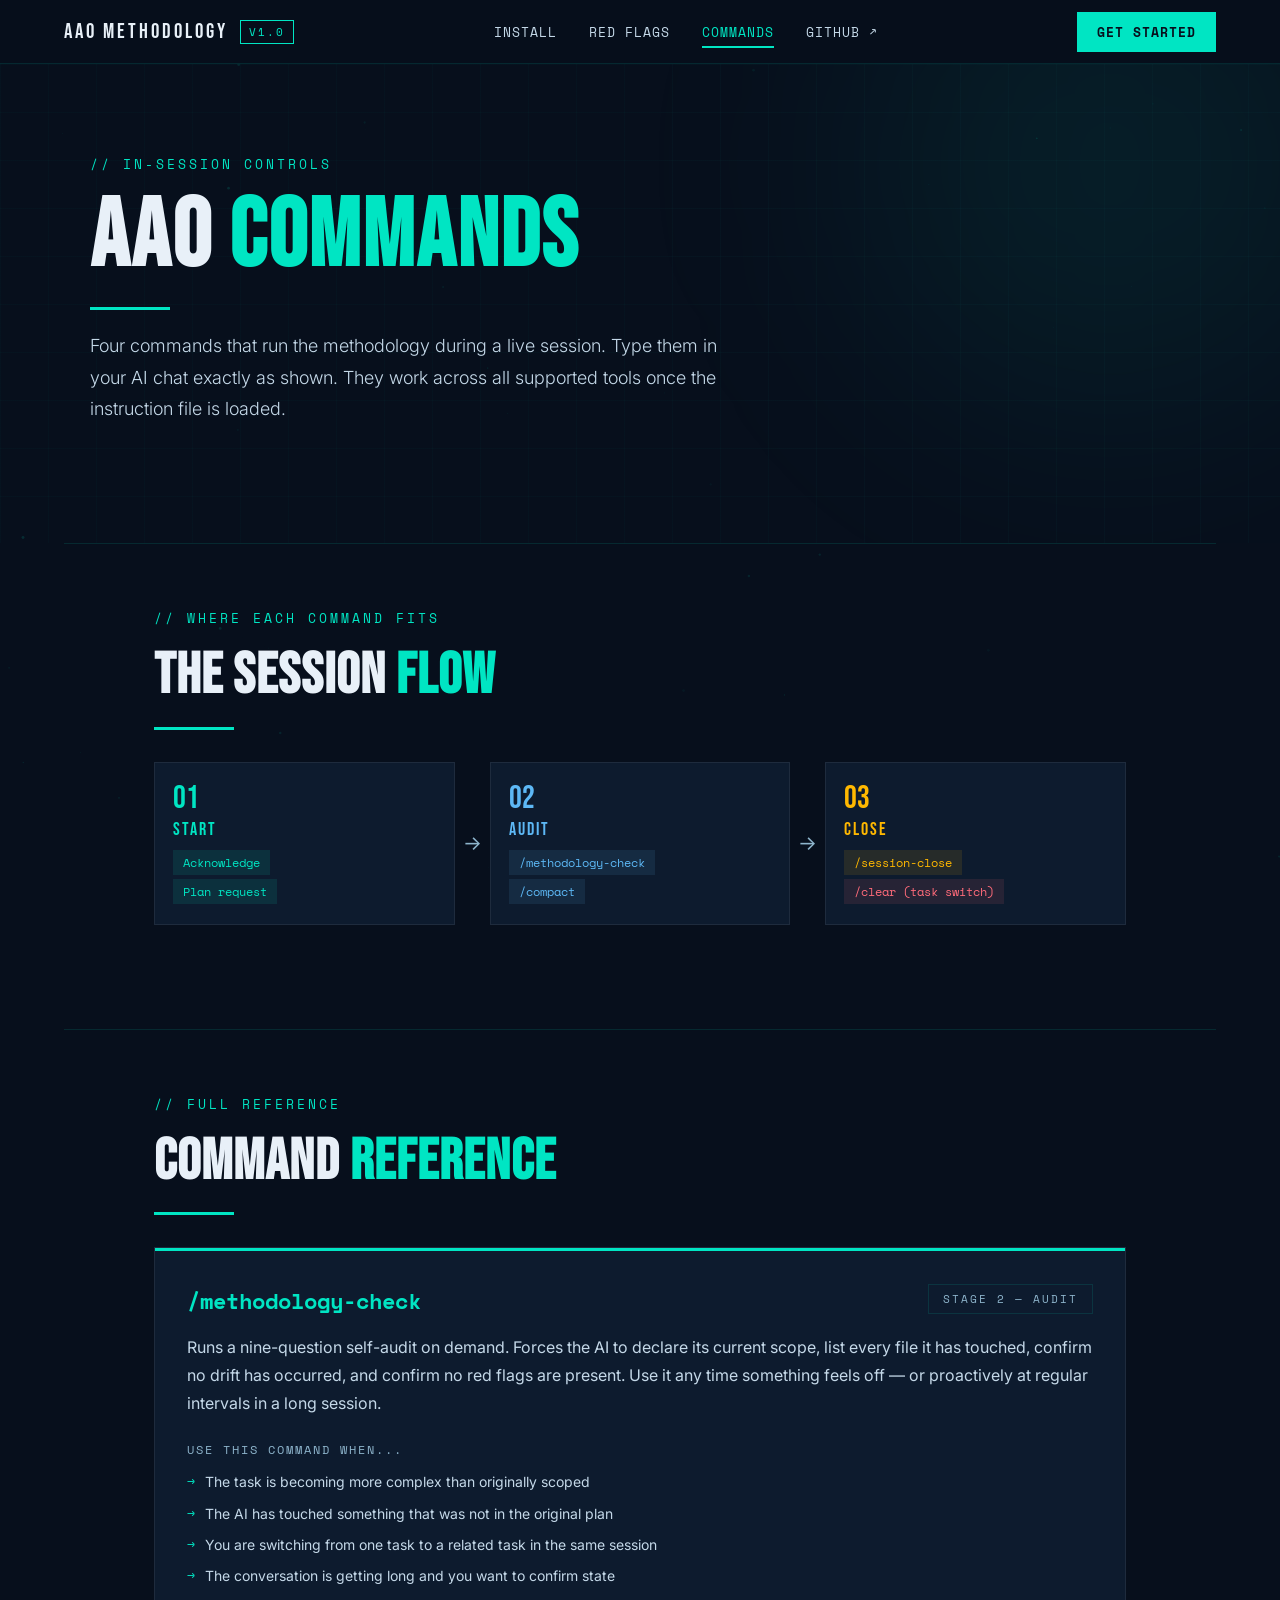
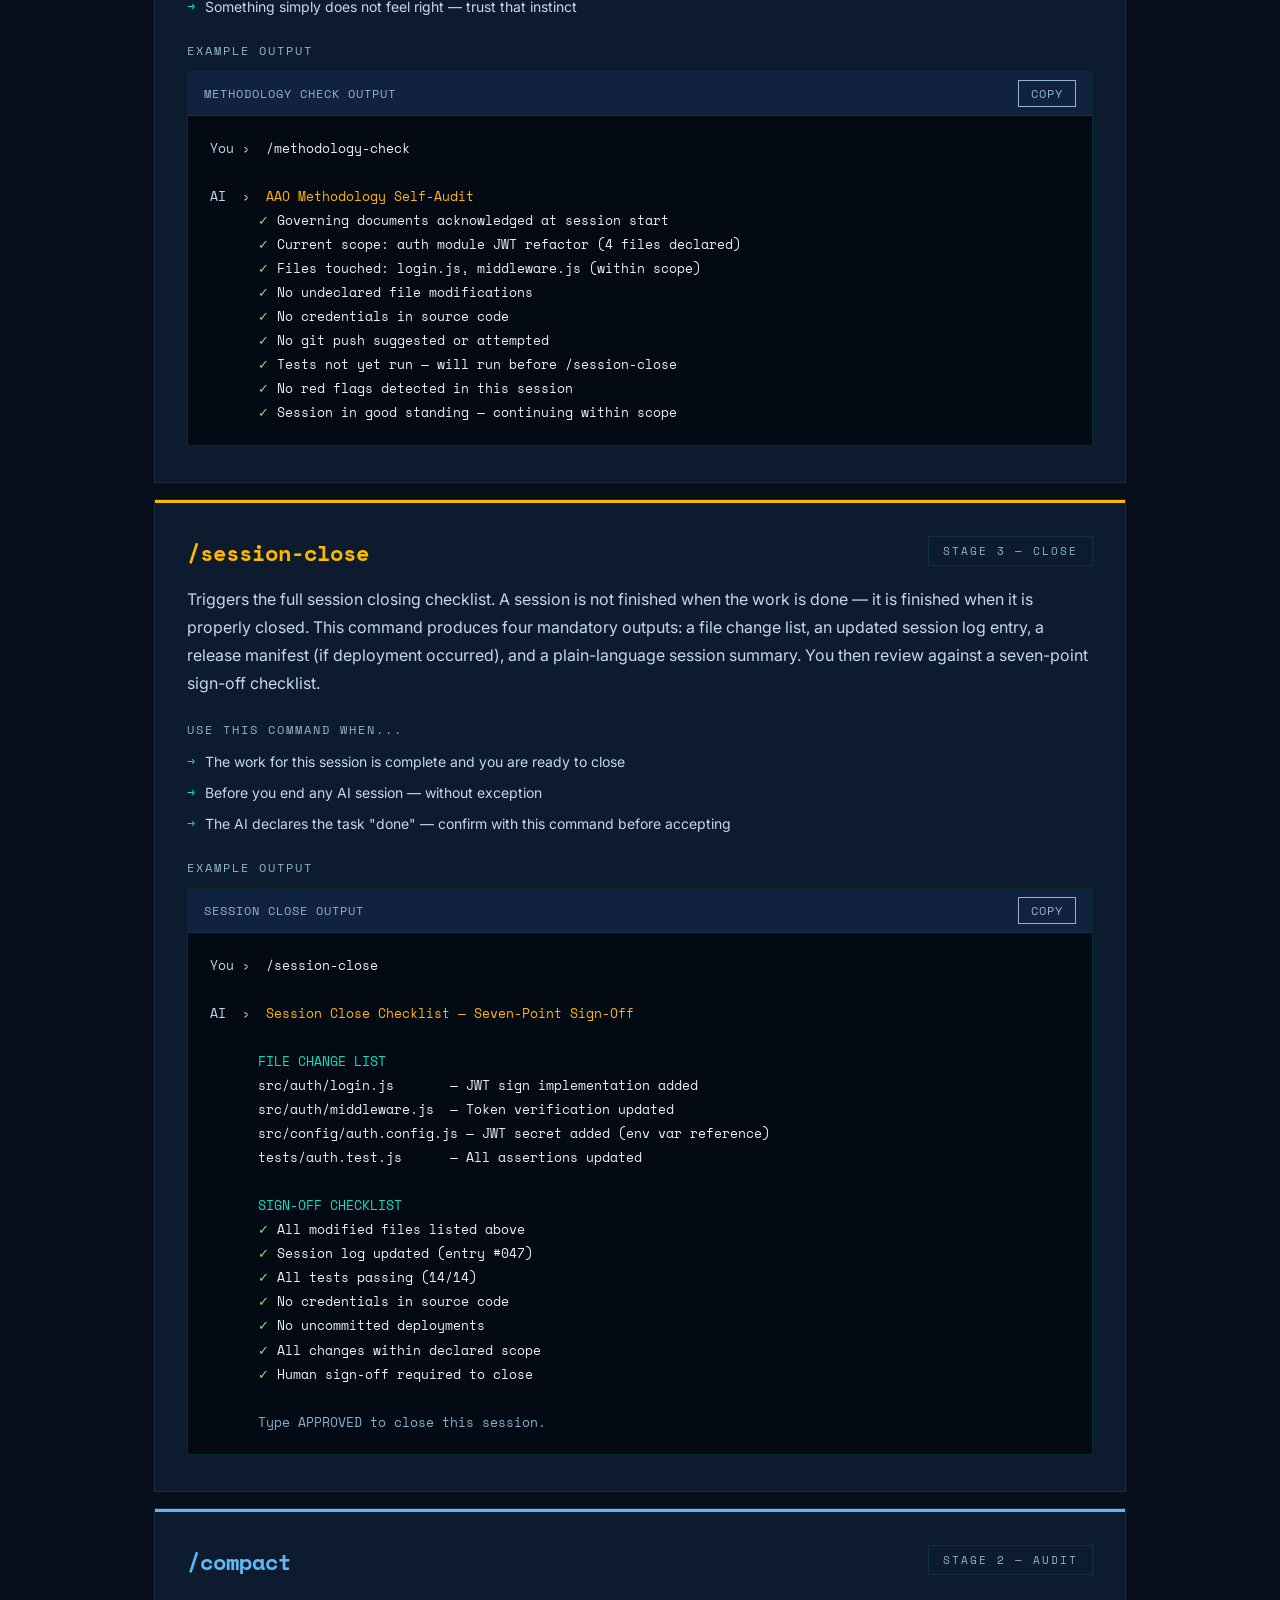
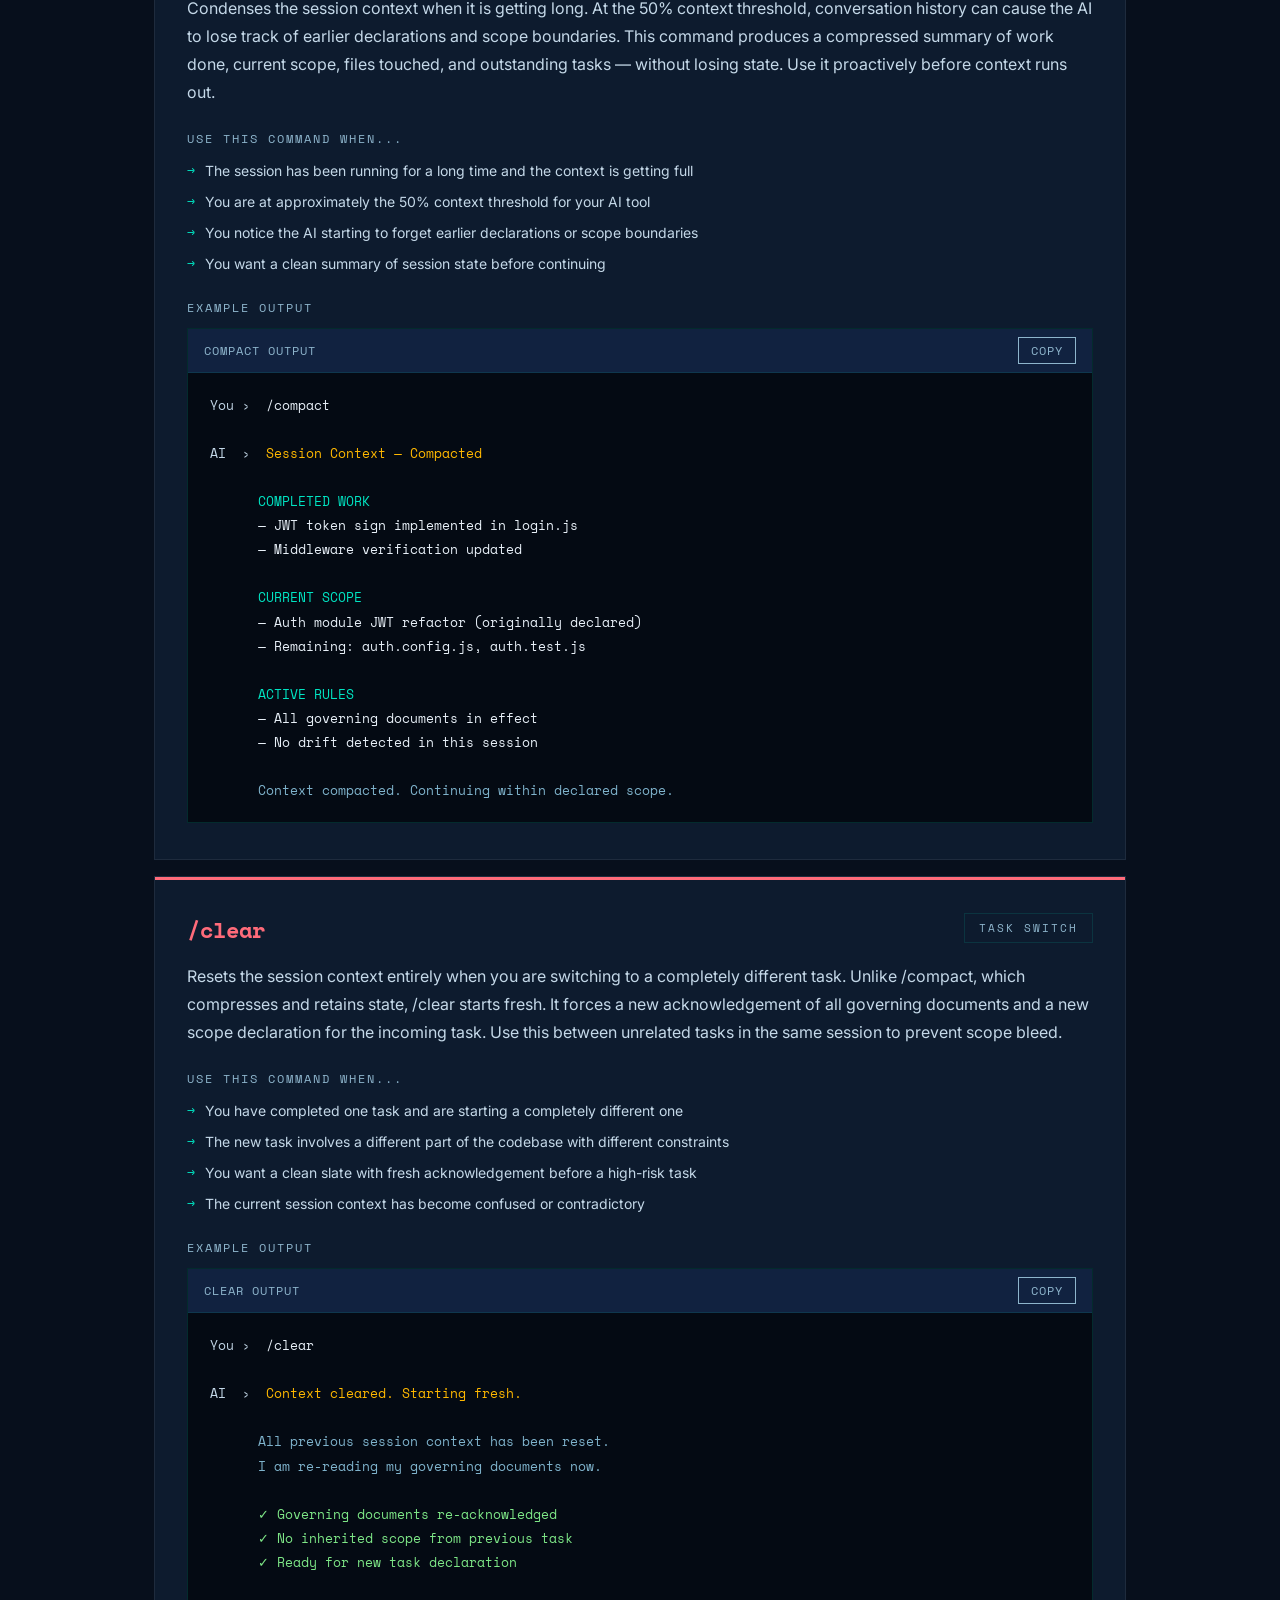
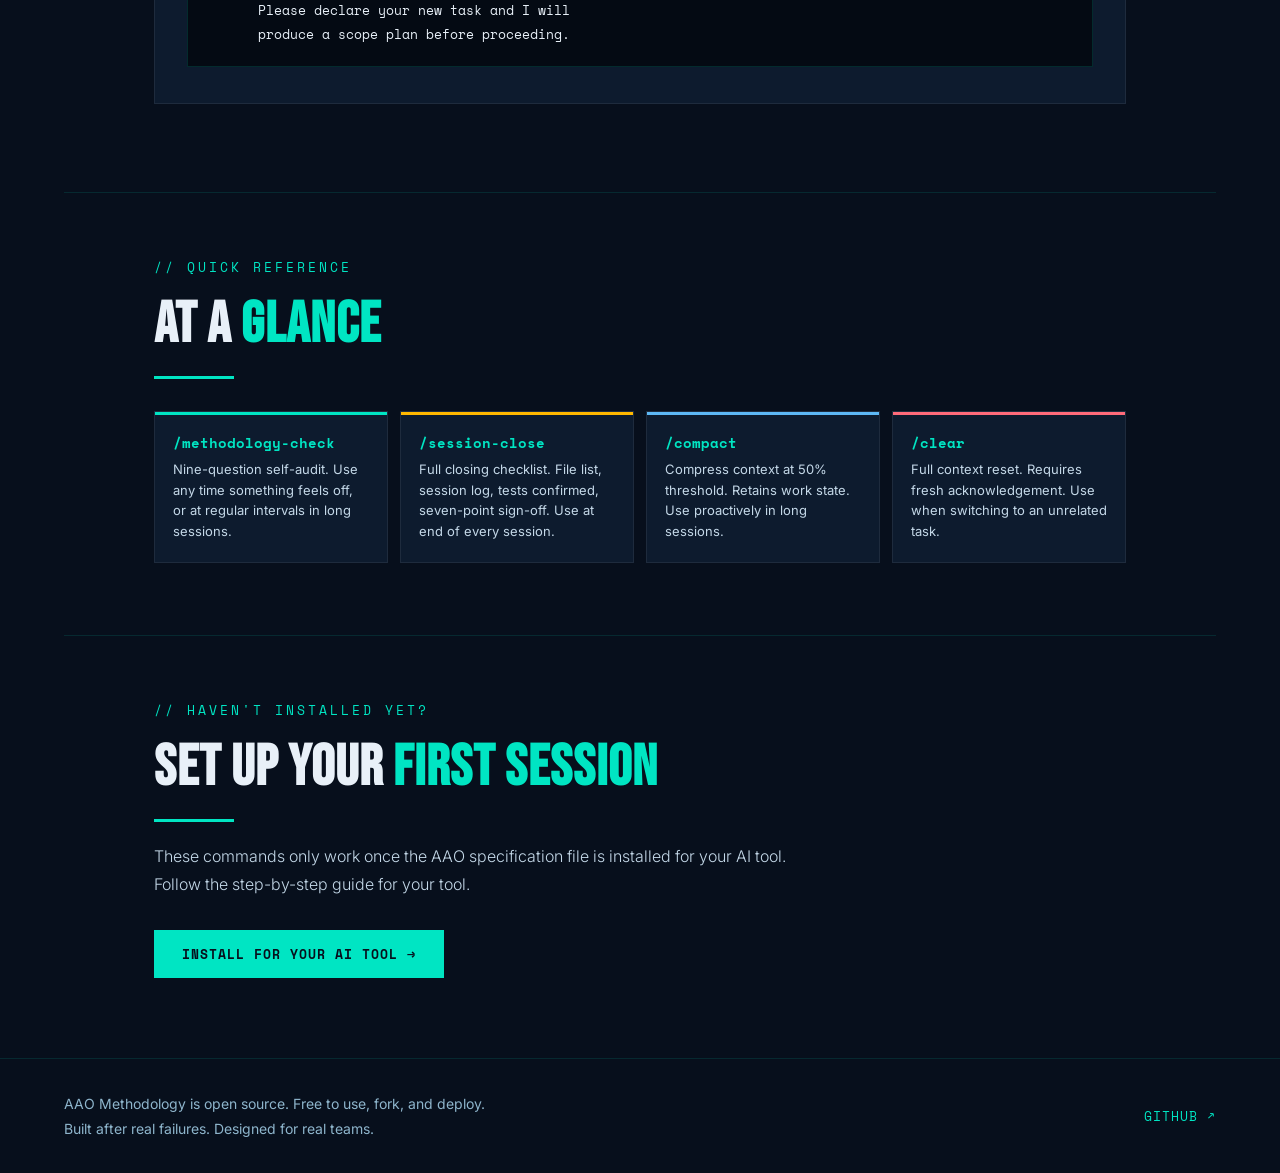
<file: docs/commands.html>
<!DOCTYPE html>
<html lang="en">
<head>
<meta charset="UTF-8">
<meta name="viewport" content="width=device-width, initial-scale=1.0">
<title>Commands — AAO Methodology</title>
<meta name="description" content="In-session commands for the AAO Methodology. /methodology-check, /session-close, /compact, /clear — what they do and when to use them.">
<link href="https://fonts.googleapis.com/css2?family=Bebas+Neue&family=Inter:wght@300;400;500;600;700&family=Space+Mono:wght@400;700&display=swap" rel="stylesheet">
<link rel="stylesheet" href="_shared.css">
<style>
  html, body { background: var(--navy); color: var(--text); font-family: 'Inter', sans-serif; }

  .cmd-full-card {
    background: var(--navy2);
    border: 1px solid rgba(255,255,255,0.07);
    padding: 36px 32px;
    position: relative; overflow: hidden;
    margin-bottom: 16px;
    transition: border-color 0.25s;
  }
  .cmd-full-card:hover { border-color: rgba(0,229,195,0.2); }
  .cmd-top-bar { position: absolute; top: 0; left: 0; width: 100%; height: 3px; }

  .cmd-header { display: flex; align-items: flex-start; justify-content: space-between; flex-wrap: wrap; gap: 16px; margin-bottom: 16px; }
  .cmd-name {
    font-family: 'Space Mono', monospace;
    font-size: 22px; font-weight: 700; color: var(--teal);
  }
  .cmd-when-badge {
    font-family: 'Space Mono', monospace;
    font-size: 11px; letter-spacing: 2px; text-transform: uppercase;
    padding: 6px 14px; border: 1px solid var(--border); color: var(--muted);
    white-space: nowrap;
  }

  .cmd-desc { font-size: 16px; color: var(--slate); line-height: 1.75; margin-bottom: 24px; }

  .cmd-triggers {
    margin-bottom: 24px;
  }
  .cmd-triggers-label {
    font-family: 'Space Mono', monospace;
    font-size: 12px; letter-spacing: 2px; text-transform: uppercase;
    color: var(--muted); margin-bottom: 12px;
  }
  .trigger-list { list-style: none; display: flex; flex-direction: column; gap: 8px; }
  .trigger-list li {
    display: flex; align-items: flex-start; gap: 10px;
    font-size: 14px; color: var(--slate); line-height: 1.65;
  }
  .trigger-list li::before {
    content: '→'; font-family: 'Space Mono', monospace;
    font-size: 13px; color: var(--teal); flex-shrink: 0; margin-top: 1px;
  }

  .cmd-example-label {
    font-family: 'Space Mono', monospace;
    font-size: 12px; letter-spacing: 2px; text-transform: uppercase;
    color: var(--muted); margin-bottom: 12px;
  }

  /* Stage flow diagram */
  .stage-flow {
    display: flex; align-items: center; gap: 0;
    flex-wrap: wrap; margin: 32px 0; overflow: hidden;
  }
  .flow-stage {
    flex: 1; min-width: 180px;
    background: var(--navy2); padding: 20px 18px;
    border: 1px solid rgba(255,255,255,0.07);
  }
  .flow-stage-num {
    font-family: 'Bebas Neue', sans-serif;
    font-size: 32px; line-height: 1; margin-bottom: 4px;
  }
  .flow-stage-name {
    font-family: 'Bebas Neue', sans-serif;
    font-size: 18px; letter-spacing: 2px; margin-bottom: 10px;
  }
  .flow-stage-cmds { display: flex; flex-direction: column; gap: 4px; }
  .flow-cmd {
    font-family: 'Space Mono', monospace;
    font-size: 12px; padding: 4px 10px;
    display: inline-block; width: fit-content;
  }
  .flow-arrow {
    padding: 0 8px;
    font-size: 20px; color: var(--muted);
    flex-shrink: 0;
  }

  /* Quick ref grid */
  .quick-grid {
    display: grid;
    grid-template-columns: repeat(auto-fill, minmax(220px, 1fr));
    gap: 12px; margin-top: 16px;
  }
  .quick-card {
    background: var(--navy2);
    border: 1px solid rgba(255,255,255,0.07);
    padding: 20px 18px;
    position: relative; overflow: hidden;
  }
  .quick-bar { position: absolute; top: 0; left: 0; width: 100%; height: 3px; }
  .quick-cmd { font-family: 'Space Mono', monospace; font-size: 14px; font-weight: 700; color: var(--teal); margin-bottom: 6px; }
  .quick-summary { font-size: 13px; color: var(--slate); line-height: 1.6; }
</style>
</head>
<body>

<a href="#main" class="skip-link">Skip to main content</a>
<canvas id="particles" aria-hidden="true"></canvas>

<nav aria-label="Main navigation">
  <a class="nav-logo" href="index.html" aria-label="AAO Methodology home">
    AAO Methodology <span class="v-badge">v1.0</span>
  </a>
  <ul class="nav-links" role="list">
    <li><a href="install.html">Install</a></li>
    <li><a href="red-flags.html">Red Flags</a></li>
    <li><a href="commands.html" aria-current="page">Commands</a></li>
    <li><a href="https://github.com/SkipperDon/aao-methodology" target="_blank" rel="noopener">GitHub ↗</a></li>
  </ul>
  <a class="nav-cta" href="install.html">Get Started</a>
</nav>

<main id="main">

  <header class="hero">
    <div class="glow-orb" style="width:500px;height:500px;background:rgba(0,229,195,0.07);top:-150px;right:-80px;" aria-hidden="true"></div>
    <div style="position:relative;z-index:1;max-width:1100px;margin:0 auto;">
      <p class="kicker">// In-session controls</p>
      <h1 class="hero-title">AAO <span class="teal">Commands</span></h1>
      <div class="accent-line" aria-hidden="true"></div>
      <p class="hero-sub">Four commands that run the methodology during a live session. Type them in your AI chat exactly as shown. They work across all supported tools once the instruction file is loaded.</p>
    </div>
  </header>

  <hr class="rule">

  <!-- SESSION FLOW OVERVIEW -->
  <section class="section" aria-labelledby="flow-heading">
    <div class="section-header reveal">
      <p class="kicker">// Where each command fits</p>
      <h2 class="section-title" id="flow-heading">The Session <span style="color:var(--teal)">Flow</span></h2>
      <div class="accent-line" aria-hidden="true"></div>
    </div>
    <div class="stage-flow reveal" style="transition-delay:0.1s" role="img" aria-label="Session flow: Start stage uses acknowledge, then Audit stage uses methodology-check and compact, then Close stage uses session-close and clear">
      <div class="flow-stage">
        <div class="flow-stage-num" style="color:var(--teal)">01</div>
        <div class="flow-stage-name" style="color:var(--teal)">Start</div>
        <div class="flow-stage-cmds">
          <span class="flow-cmd" style="background:rgba(0,229,195,0.1);color:var(--teal)">Acknowledge</span>
          <span class="flow-cmd" style="background:rgba(0,229,195,0.1);color:var(--teal)">Plan request</span>
        </div>
      </div>
      <div class="flow-arrow" aria-hidden="true">→</div>
      <div class="flow-stage">
        <div class="flow-stage-num" style="color:var(--blue)">02</div>
        <div class="flow-stage-name" style="color:var(--blue)">Audit</div>
        <div class="flow-stage-cmds">
          <span class="flow-cmd" style="background:rgba(93,184,245,0.1);color:var(--blue)">/methodology-check</span>
          <span class="flow-cmd" style="background:rgba(93,184,245,0.1);color:var(--blue)">/compact</span>
        </div>
      </div>
      <div class="flow-arrow" aria-hidden="true">→</div>
      <div class="flow-stage">
        <div class="flow-stage-num" style="color:var(--amber)">03</div>
        <div class="flow-stage-name" style="color:var(--amber)">Close</div>
        <div class="flow-stage-cmds">
          <span class="flow-cmd" style="background:rgba(255,184,0,0.1);color:var(--amber)">/session-close</span>
          <span class="flow-cmd" style="background:rgba(255,107,122,0.1);color:var(--red)">/clear (task switch)</span>
        </div>
      </div>
    </div>
  </section>

  <hr class="rule">

  <!-- COMMANDS DETAIL -->
  <section class="section" aria-labelledby="commands-heading">
    <div class="section-header reveal">
      <p class="kicker">// Full reference</p>
      <h2 class="section-title" id="commands-heading">Command <span style="color:var(--teal)">Reference</span></h2>
      <div class="accent-line" aria-hidden="true"></div>
    </div>

    <article class="cmd-full-card reveal">
      <div class="cmd-top-bar" style="background:var(--teal)" aria-hidden="true"></div>
      <div class="cmd-header">
        <h3 class="cmd-name">/methodology-check</h3>
        <span class="cmd-when-badge">Stage 2 — Audit</span>
      </div>
      <p class="cmd-desc">Runs a nine-question self-audit on demand. Forces the AI to declare its current scope, list every file it has touched, confirm no drift has occurred, and confirm no red flags are present. Use it any time something feels off — or proactively at regular intervals in a long session.</p>
      <div class="cmd-triggers">
        <div class="cmd-triggers-label">Use this command when...</div>
        <ul class="trigger-list" role="list">
          <li>The task is becoming more complex than originally scoped</li>
          <li>The AI has touched something that was not in the original plan</li>
          <li>You are switching from one task to a related task in the same session</li>
          <li>The conversation is getting long and you want to confirm state</li>
          <li>Something simply does not feel right — trust that instinct</li>
        </ul>
      </div>
      <div class="cmd-example-label">Example output</div>
      <div class="code-block" role="region" aria-label="methodology-check example output">
        <div class="code-header"><span class="code-lang">Methodology check output</span><button class="copy-btn" onclick="copyCode(this)" aria-label="Copy code">Copy</button></div>
        <div class="code-body"><span class="c-prompt">You ›</span><span class="c-cmd">  /methodology-check</span>

<span class="c-prompt">AI  ›</span><span class="c-gold">  AAO Methodology Self-Audit</span>
<span class="c-green">      ✓</span><span class="c-cmd"> Governing documents acknowledged at session start</span>
<span class="c-green">      ✓</span><span class="c-cmd"> Current scope: auth module JWT refactor (4 files declared)</span>
<span class="c-green">      ✓</span><span class="c-cmd"> Files touched: login.js, middleware.js (within scope)</span>
<span class="c-green">      ✓</span><span class="c-cmd"> No undeclared file modifications</span>
<span class="c-green">      ✓</span><span class="c-cmd"> No credentials in source code</span>
<span class="c-green">      ✓</span><span class="c-cmd"> No git push suggested or attempted</span>
<span class="c-green">      ✓</span><span class="c-cmd"> Tests not yet run — will run before /session-close</span>
<span class="c-green">      ✓</span><span class="c-cmd"> No red flags detected in this session</span>
<span class="c-green">      ✓</span><span class="c-cmd"> Session in good standing — continuing within scope</span></div>
      </div>
    </article>

    <article class="cmd-full-card reveal" style="transition-delay:0.08s">
      <div class="cmd-top-bar" style="background:var(--amber)" aria-hidden="true"></div>
      <div class="cmd-header">
        <h3 class="cmd-name" style="color:var(--amber)">/session-close</h3>
        <span class="cmd-when-badge">Stage 3 — Close</span>
      </div>
      <p class="cmd-desc">Triggers the full session closing checklist. A session is not finished when the work is done — it is finished when it is properly closed. This command produces four mandatory outputs: a file change list, an updated session log entry, a release manifest (if deployment occurred), and a plain-language session summary. You then review against a seven-point sign-off checklist.</p>
      <div class="cmd-triggers">
        <div class="cmd-triggers-label">Use this command when...</div>
        <ul class="trigger-list" role="list">
          <li>The work for this session is complete and you are ready to close</li>
          <li>Before you end any AI session — without exception</li>
          <li>The AI declares the task "done" — confirm with this command before accepting</li>
        </ul>
      </div>
      <div class="cmd-example-label">Example output</div>
      <div class="code-block" role="region" aria-label="session-close example output">
        <div class="code-header"><span class="code-lang">Session close output</span><button class="copy-btn" onclick="copyCode(this)" aria-label="Copy code">Copy</button></div>
        <div class="code-body"><span class="c-prompt">You ›</span><span class="c-cmd">  /session-close</span>

<span class="c-prompt">AI  ›</span><span class="c-gold">  Session Close Checklist — Seven-Point Sign-Off</span>

<span class="c-teal">      FILE CHANGE LIST</span>
<span class="c-cmd">      src/auth/login.js       — JWT sign implementation added</span>
<span class="c-cmd">      src/auth/middleware.js  — Token verification updated</span>
<span class="c-cmd">      src/config/auth.config.js — JWT secret added (env var reference)</span>
<span class="c-cmd">      tests/auth.test.js      — All assertions updated</span>

<span class="c-teal">      SIGN-OFF CHECKLIST</span>
<span class="c-green">      ✓</span><span class="c-cmd"> All modified files listed above</span>
<span class="c-green">      ✓</span><span class="c-cmd"> Session log updated (entry #047)</span>
<span class="c-green">      ✓</span><span class="c-cmd"> All tests passing (14/14)</span>
<span class="c-green">      ✓</span><span class="c-cmd"> No credentials in source code</span>
<span class="c-green">      ✓</span><span class="c-cmd"> No uncommitted deployments</span>
<span class="c-green">      ✓</span><span class="c-cmd"> All changes within declared scope</span>
<span class="c-green">      ✓</span><span class="c-cmd"> Human sign-off required to close</span>

<span class="c-comment">      Type APPROVED to close this session.</span></div>
      </div>
    </article>

    <article class="cmd-full-card reveal" style="transition-delay:0.12s">
      <div class="cmd-top-bar" style="background:var(--blue)" aria-hidden="true"></div>
      <div class="cmd-header">
        <h3 class="cmd-name" style="color:var(--blue)">/compact</h3>
        <span class="cmd-when-badge">Stage 2 — Audit</span>
      </div>
      <p class="cmd-desc">Condenses the session context when it is getting long. At the 50% context threshold, conversation history can cause the AI to lose track of earlier declarations and scope boundaries. This command produces a compressed summary of work done, current scope, files touched, and outstanding tasks — without losing state. Use it proactively before context runs out.</p>
      <div class="cmd-triggers">
        <div class="cmd-triggers-label">Use this command when...</div>
        <ul class="trigger-list" role="list">
          <li>The session has been running for a long time and the context is getting full</li>
          <li>You are at approximately the 50% context threshold for your AI tool</li>
          <li>You notice the AI starting to forget earlier declarations or scope boundaries</li>
          <li>You want a clean summary of session state before continuing</li>
        </ul>
      </div>
      <div class="cmd-example-label">Example output</div>
      <div class="code-block" role="region" aria-label="compact command example output">
        <div class="code-header"><span class="code-lang">Compact output</span><button class="copy-btn" onclick="copyCode(this)" aria-label="Copy code">Copy</button></div>
        <div class="code-body"><span class="c-prompt">You ›</span><span class="c-cmd">  /compact</span>

<span class="c-prompt">AI  ›</span><span class="c-gold">  Session Context — Compacted</span>

<span class="c-teal">      COMPLETED WORK</span>
<span class="c-cmd">      — JWT token sign implemented in login.js</span>
<span class="c-cmd">      — Middleware verification updated</span>

<span class="c-teal">      CURRENT SCOPE</span>
<span class="c-cmd">      — Auth module JWT refactor (originally declared)</span>
<span class="c-cmd">      — Remaining: auth.config.js, auth.test.js</span>

<span class="c-teal">      ACTIVE RULES</span>
<span class="c-cmd">      — All governing documents in effect</span>
<span class="c-cmd">      — No drift detected in this session</span>

<span class="c-comment">      Context compacted. Continuing within declared scope.</span></div>
      </div>
    </article>

    <article class="cmd-full-card reveal" style="transition-delay:0.16s">
      <div class="cmd-top-bar" style="background:var(--red)" aria-hidden="true"></div>
      <div class="cmd-header">
        <h3 class="cmd-name" style="color:var(--red)">/clear</h3>
        <span class="cmd-when-badge">Task Switch</span>
      </div>
      <p class="cmd-desc">Resets the session context entirely when you are switching to a completely different task. Unlike /compact, which compresses and retains state, /clear starts fresh. It forces a new acknowledgement of all governing documents and a new scope declaration for the incoming task. Use this between unrelated tasks in the same session to prevent scope bleed.</p>
      <div class="cmd-triggers">
        <div class="cmd-triggers-label">Use this command when...</div>
        <ul class="trigger-list" role="list">
          <li>You have completed one task and are starting a completely different one</li>
          <li>The new task involves a different part of the codebase with different constraints</li>
          <li>You want a clean slate with fresh acknowledgement before a high-risk task</li>
          <li>The current session context has become confused or contradictory</li>
        </ul>
      </div>
      <div class="cmd-example-label">Example output</div>
      <div class="code-block" role="region" aria-label="clear command example output">
        <div class="code-header"><span class="code-lang">Clear output</span><button class="copy-btn" onclick="copyCode(this)" aria-label="Copy code">Copy</button></div>
        <div class="code-body"><span class="c-prompt">You ›</span><span class="c-cmd">  /clear</span>

<span class="c-prompt">AI  ›</span><span class="c-gold">  Context cleared. Starting fresh.</span>

<span class="c-comment">      All previous session context has been reset.
      I am re-reading my governing documents now.</span>

<span class="c-green">      ✓ Governing documents re-acknowledged</span>
<span class="c-green">      ✓ No inherited scope from previous task</span>
<span class="c-green">      ✓ Ready for new task declaration</span>

<span class="c-cmd">      Please declare your new task and I will
      produce a scope plan before proceeding.</span></div>
      </div>
    </article>

  </section>

  <hr class="rule">

  <!-- QUICK REFERENCE -->
  <section class="section" aria-labelledby="quick-heading">
    <div class="section-header reveal">
      <p class="kicker">// Quick reference</p>
      <h2 class="section-title" id="quick-heading">At a <span style="color:var(--teal)">Glance</span></h2>
      <div class="accent-line" aria-hidden="true"></div>
    </div>
    <div class="quick-grid reveal" style="transition-delay:0.1s">
      <div class="quick-card"><div class="quick-bar" style="background:var(--teal)"></div><div class="quick-cmd">/methodology-check</div><div class="quick-summary">Nine-question self-audit. Use any time something feels off, or at regular intervals in long sessions.</div></div>
      <div class="quick-card"><div class="quick-bar" style="background:var(--amber)"></div><div class="quick-cmd">/session-close</div><div class="quick-summary">Full closing checklist. File list, session log, tests confirmed, seven-point sign-off. Use at end of every session.</div></div>
      <div class="quick-card"><div class="quick-bar" style="background:var(--blue)"></div><div class="quick-cmd">/compact</div><div class="quick-summary">Compress context at 50% threshold. Retains work state. Use proactively in long sessions.</div></div>
      <div class="quick-card"><div class="quick-bar" style="background:var(--red)"></div><div class="quick-cmd">/clear</div><div class="quick-summary">Full context reset. Requires fresh acknowledgement. Use when switching to an unrelated task.</div></div>
    </div>
  </section>

  <hr class="rule">

  <section class="section" style="padding-bottom:80px;">
    <div class="reveal" style="max-width:680px;">
      <p class="kicker">// Haven't installed yet?</p>
      <h2 class="section-title">Set Up Your <span style="color:var(--teal)">First Session</span></h2>
      <div class="accent-line" aria-hidden="true"></div>
      <p class="body-text" style="margin-bottom:32px;">These commands only work once the AAO specification file is installed for your AI tool. Follow the step-by-step guide for your tool.</p>
      <a href="install.html" style="font-family:'Space Mono',monospace;font-size:13px;letter-spacing:1px;text-transform:uppercase;color:var(--navy);background:var(--teal);font-weight:700;text-decoration:none;padding:14px 28px;display:inline-block;">Install for Your AI Tool →</a>
    </div>
  </section>

</main>

<footer>
  <div class="footer-left">
    AAO Methodology is open source. Free to use, fork, and deploy.<br>
    Built after real failures. Designed for real teams.
  </div>
  <a class="footer-right" href="https://github.com/SkipperDon/aao-methodology" target="_blank" rel="noopener">GitHub ↗</a>
</footer>

<script src="_shared.js"></script>
</body>
</html>
</file>
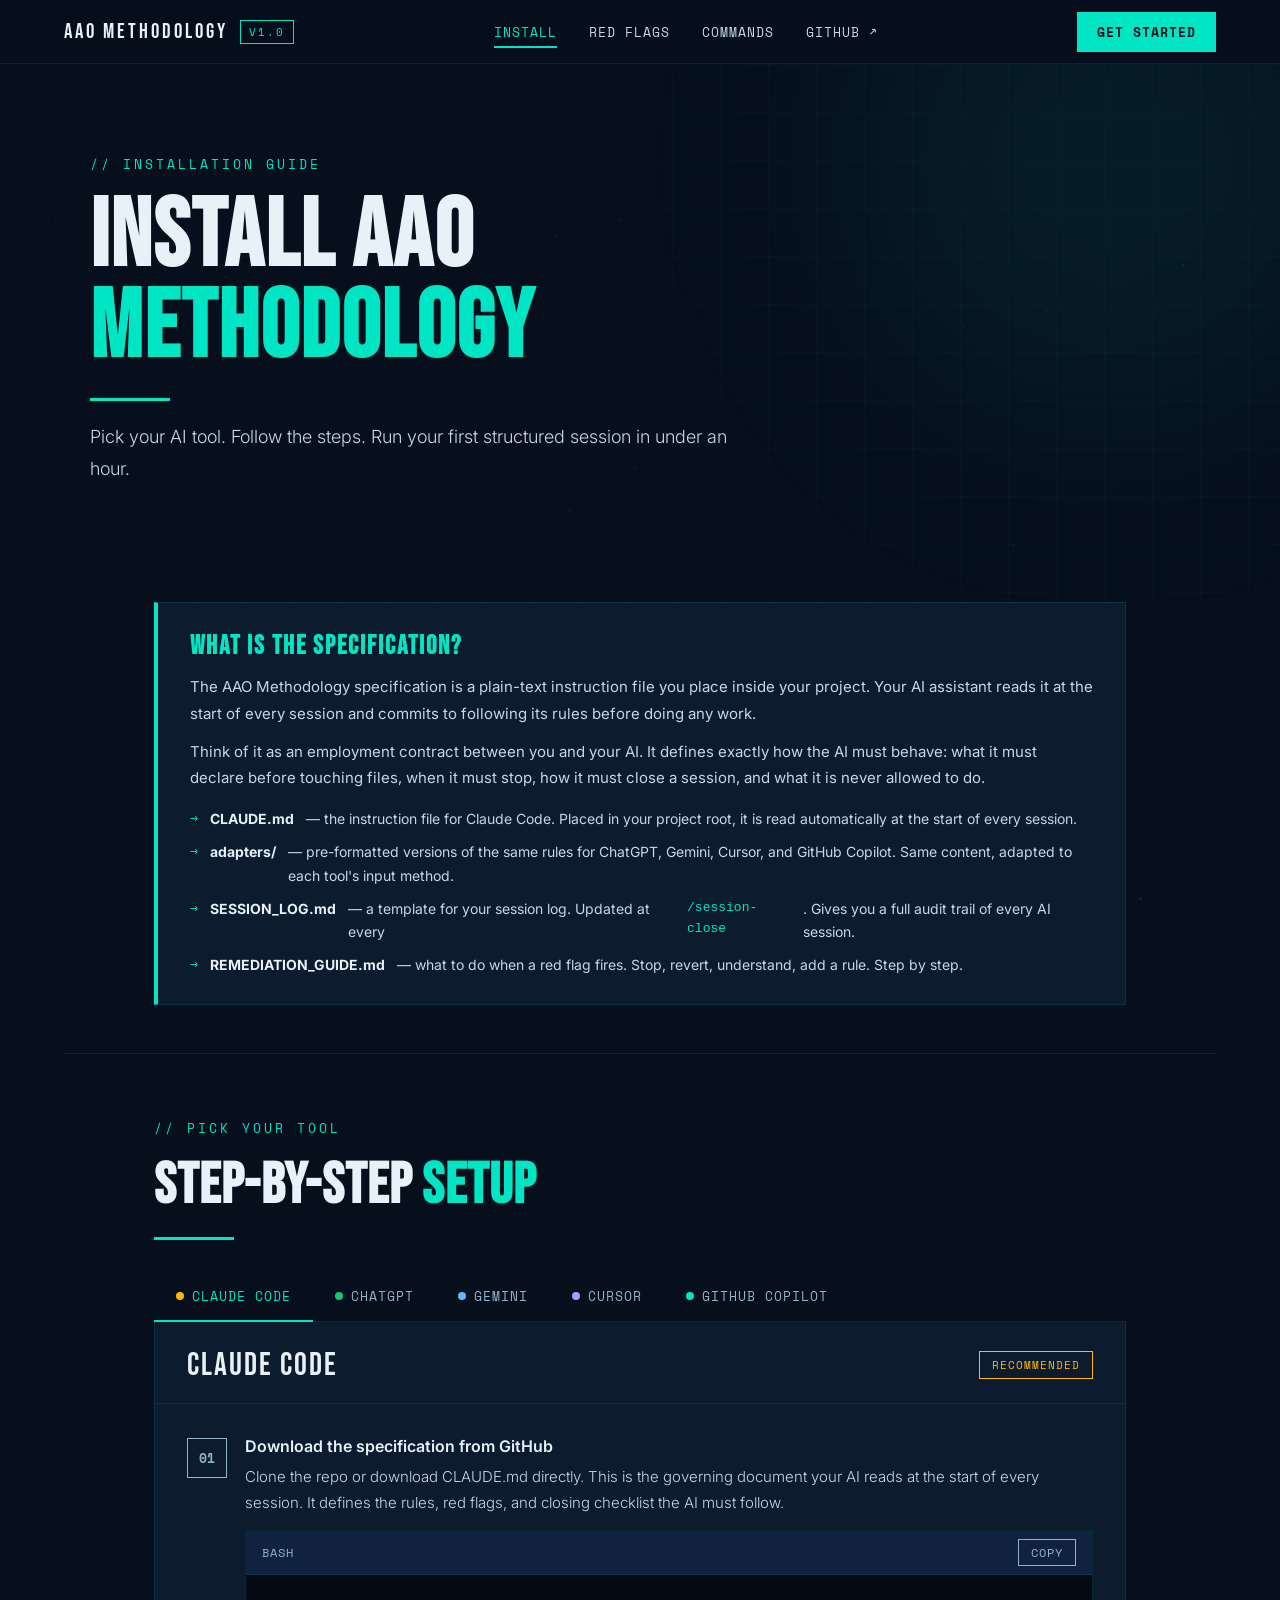
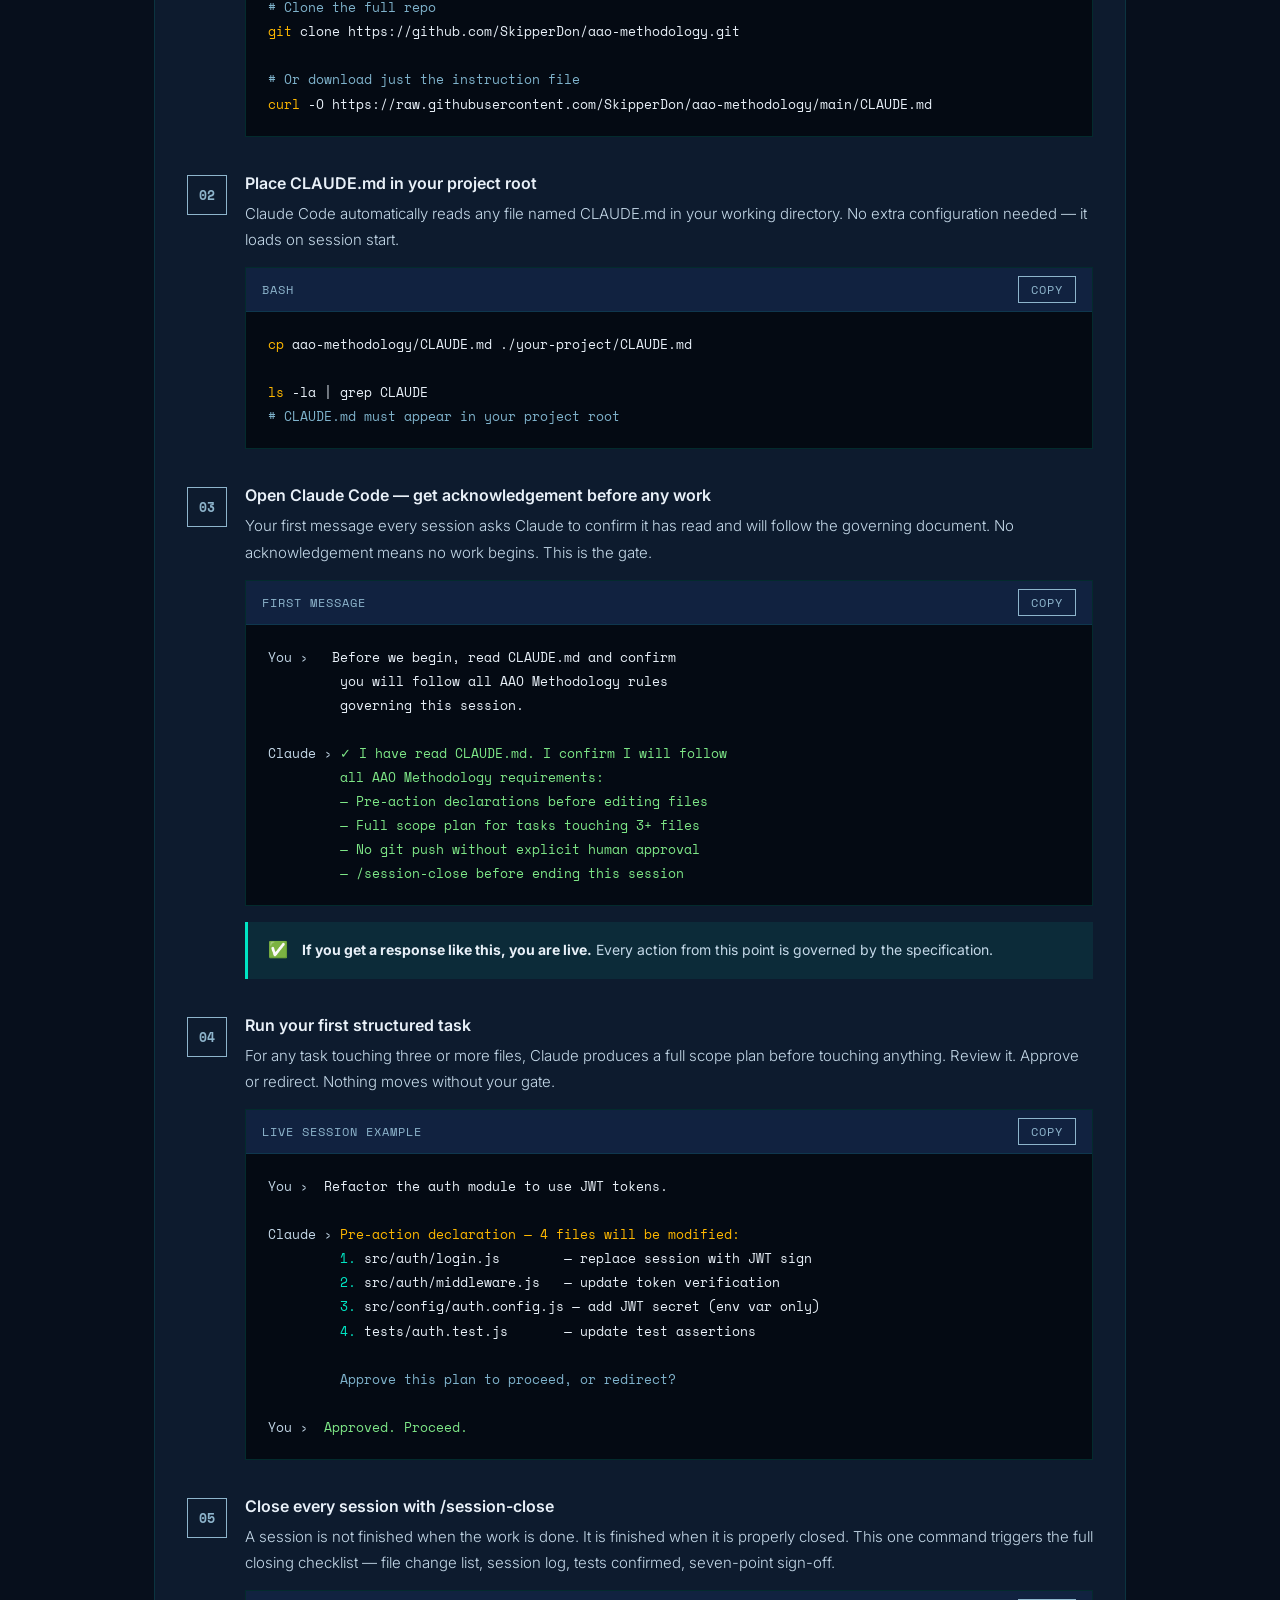
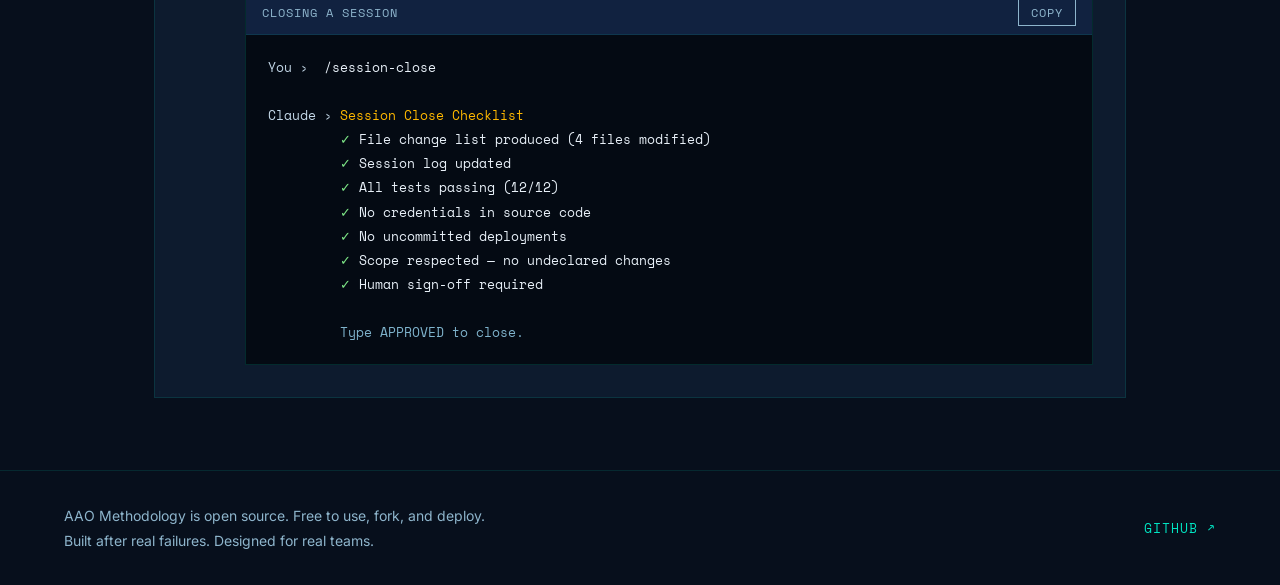
<file: docs/install.html>
<!DOCTYPE html>
<html lang="en">
<head>
<meta charset="UTF-8">
<meta name="viewport" content="width=device-width, initial-scale=1.0">
<title>Install — AAO Methodology</title>
<meta name="description" content="Step-by-step installation guide for AAO Methodology across Claude Code, ChatGPT, Gemini, Cursor, and GitHub Copilot.">
<link href="https://fonts.googleapis.com/css2?family=Bebas+Neue&family=Inter:wght@300;400;500;600;700&family=Space+Mono:wght@400;700&display=swap" rel="stylesheet">
<link rel="stylesheet" href="_shared.css">
<style>
  html, body { background: var(--navy); color: var(--text); font-family: 'Inter', sans-serif; }
  .spec-box {
    background: var(--navy2); border: 1px solid var(--border);
    border-left: 4px solid var(--teal); padding: 28px 32px; margin-bottom: 48px;
  }
  .spec-box h2 { font-family:'Bebas Neue',sans-serif; font-size:1.6rem; letter-spacing:2px; margin-bottom:12px; color:var(--teal); }
  .spec-box p { font-size:15px; color:var(--slate); line-height:1.75; margin-bottom:12px; }
  .spec-box ul { list-style:none; margin-top:16px; display:flex; flex-direction:column; gap:10px; }
  .spec-box li {
    display:flex; align-items:flex-start; gap:12px;
    font-size:14px; color:var(--slate); line-height:1.65;
  }
  .spec-box li::before { content:'→'; color:var(--teal); font-family:'Space Mono',monospace; font-size:13px; flex-shrink:0; margin-top:1px; }
  .spec-box strong { color:var(--text); }
</style>
</head>
<body>

<a href="#main" class="skip-link">Skip to main content</a>
<canvas id="particles" aria-hidden="true"></canvas>

<nav aria-label="Main navigation">
  <a class="nav-logo" href="index.html" aria-label="AAO Methodology home">
    AAO Methodology <span class="v-badge">v1.0</span>
  </a>
  <ul class="nav-links" role="list">
    <li><a href="install.html" aria-current="page">Install</a></li>
    <li><a href="red-flags.html">Red Flags</a></li>
    <li><a href="commands.html">Commands</a></li>
    <li><a href="https://github.com/SkipperDon/aao-methodology" target="_blank" rel="noopener">GitHub ↗</a></li>
  </ul>
  <a class="nav-cta" href="install.html">Get Started</a>
</nav>

<main id="main">

  <!-- HERO -->
  <header class="hero">
    <div class="glow-orb" style="width:500px;height:500px;background:rgba(0,229,195,0.07);top:-150px;right:-80px;" aria-hidden="true"></div>
    <div style="position:relative;z-index:1;max-width:1100px;margin:0 auto;">
      <p class="kicker">// Installation guide</p>
      <h1 class="hero-title">Install AAO<br><span class="teal">Methodology</span></h1>
      <div class="accent-line" aria-hidden="true"></div>
      <p class="hero-sub">Pick your AI tool. Follow the steps. Run your first structured session in under an hour.</p>
    </div>
  </header>

  <div class="section" style="padding-bottom:0;">
    <div style="max-width:1100px;margin:0 auto;">

      <!-- WHAT IS THE SPEC -->
      <div class="spec-box reveal">
        <h2>What Is the Specification?</h2>
        <p>
          The AAO Methodology specification is a plain-text instruction file you place inside your project. Your AI assistant reads it at the start of every session and commits to following its rules before doing any work.
        </p>
        <p>
          Think of it as an employment contract between you and your AI. It defines exactly how the AI must behave: what it must declare before touching files, when it must stop, how it must close a session, and what it is never allowed to do.
        </p>
        <ul role="list">
          <li><strong>CLAUDE.md</strong> — the instruction file for Claude Code. Placed in your project root, it is read automatically at the start of every session.</li>
          <li><strong>adapters/</strong> — pre-formatted versions of the same rules for ChatGPT, Gemini, Cursor, and GitHub Copilot. Same content, adapted to each tool's input method.</li>
          <li><strong>SESSION_LOG.md</strong> — a template for your session log. Updated at every <code style="color:var(--teal);font-size:13px;">/session-close</code>. Gives you a full audit trail of every AI session.</li>
          <li><strong>REMEDIATION_GUIDE.md</strong> — what to do when a red flag fires. Stop, revert, understand, add a rule. Step by step.</li>
        </ul>
      </div>
    </div>
  </div>

  <hr class="rule">

  <!-- TOOL TABS -->
  <section class="section" aria-labelledby="install-heading">
    <div class="section-header reveal">
      <p class="kicker">// Pick your tool</p>
      <h2 class="section-title" id="install-heading">Step-by-Step <span style="color:var(--teal)">Setup</span></h2>
      <div class="accent-line" aria-hidden="true"></div>
    </div>

    <div class="reveal" style="transition-delay:0.1s">
      <div class="tab-row" role="tablist" aria-label="AI tool installation guides">
        <button class="tab-btn active" role="tab" aria-selected="true" aria-controls="panel-claude" onclick="switchTab('claude',this)"><span class="tab-dot" style="background:var(--amber)" aria-hidden="true"></span>Claude Code</button>
        <button class="tab-btn" role="tab" aria-selected="false" aria-controls="panel-chatgpt" onclick="switchTab('chatgpt',this)"><span class="tab-dot" style="background:#19c37d" aria-hidden="true"></span>ChatGPT</button>
        <button class="tab-btn" role="tab" aria-selected="false" aria-controls="panel-gemini" onclick="switchTab('gemini',this)"><span class="tab-dot" style="background:var(--blue)" aria-hidden="true"></span>Gemini</button>
        <button class="tab-btn" role="tab" aria-selected="false" aria-controls="panel-cursor" onclick="switchTab('cursor',this)"><span class="tab-dot" style="background:#b197fc" aria-hidden="true"></span>Cursor</button>
        <button class="tab-btn" role="tab" aria-selected="false" aria-controls="panel-copilot" onclick="switchTab('copilot',this)"><span class="tab-dot" style="background:var(--teal)" aria-hidden="true"></span>GitHub Copilot</button>
      </div>

      <!-- CLAUDE CODE -->
      <div class="tab-panel active" id="panel-claude" role="tabpanel" aria-label="Claude Code installation">
        <div class="install-card">
          <div class="install-header">
            <div class="ai-name">Claude Code</div>
            <span class="ai-badge" style="color:var(--amber);border-color:var(--amber)">Recommended</span>
          </div>
          <div class="install-steps">

            <div class="step">
              <div class="step-num" aria-hidden="true">01</div>
              <div>
                <h3 class="step-title">Download the specification from GitHub</h3>
                <p class="step-desc">Clone the repo or download CLAUDE.md directly. This is the governing document your AI reads at the start of every session. It defines the rules, red flags, and closing checklist the AI must follow.</p>
                <div class="code-block" role="region" aria-label="Clone command">
                  <div class="code-header"><span class="code-lang">bash</span><button class="copy-btn" onclick="copyCode(this)" aria-label="Copy code">Copy</button></div>
                  <div class="code-body"><span class="c-comment"># Clone the full repo</span>
<span class="c-gold">git</span><span class="c-cmd"> clone https://github.com/SkipperDon/aao-methodology.git</span>

<span class="c-comment"># Or download just the instruction file</span>
<span class="c-gold">curl</span><span class="c-cmd"> -O https://raw.githubusercontent.com/SkipperDon/aao-methodology/main/CLAUDE.md</span></div>
                </div>
              </div>
            </div>

            <div class="step">
              <div class="step-num" aria-hidden="true">02</div>
              <div>
                <h3 class="step-title">Place CLAUDE.md in your project root</h3>
                <p class="step-desc">Claude Code automatically reads any file named CLAUDE.md in your working directory. No extra configuration needed — it loads on session start.</p>
                <div class="code-block" role="region" aria-label="File placement command">
                  <div class="code-header"><span class="code-lang">bash</span><button class="copy-btn" onclick="copyCode(this)" aria-label="Copy code">Copy</button></div>
                  <div class="code-body"><span class="c-gold">cp</span><span class="c-cmd"> aao-methodology/CLAUDE.md ./your-project/CLAUDE.md</span>

<span class="c-gold">ls</span><span class="c-cmd"> -la | grep CLAUDE</span>
<span class="c-comment"># CLAUDE.md must appear in your project root</span></div>
                </div>
              </div>
            </div>

            <div class="step">
              <div class="step-num" aria-hidden="true">03</div>
              <div>
                <h3 class="step-title">Open Claude Code — get acknowledgement before any work</h3>
                <p class="step-desc">Your first message every session asks Claude to confirm it has read and will follow the governing document. No acknowledgement means no work begins. This is the gate.</p>
                <div class="code-block" role="region" aria-label="First message example">
                  <div class="code-header"><span class="code-lang">First message</span><button class="copy-btn" onclick="copyCode(this)" aria-label="Copy code">Copy</button></div>
                  <div class="code-body"><span class="c-prompt">You ›</span><span class="c-cmd">   Before we begin, read CLAUDE.md and confirm
         you will follow all AAO Methodology rules
         governing this session.</span>

<span class="c-prompt">Claude ›</span><span class="c-green"> ✓ I have read CLAUDE.md. I confirm I will follow
         all AAO Methodology requirements:
         — Pre-action declarations before editing files
         — Full scope plan for tasks touching 3+ files
         — No git push without explicit human approval
         — /session-close before ending this session</span></div>
                </div>
                <div class="callout green">
                  <span class="callout-icon" aria-hidden="true">✅</span>
                  <p><strong>If you get a response like this, you are live.</strong> Every action from this point is governed by the specification.</p>
                </div>
              </div>
            </div>

            <div class="step">
              <div class="step-num" aria-hidden="true">04</div>
              <div>
                <h3 class="step-title">Run your first structured task</h3>
                <p class="step-desc">For any task touching three or more files, Claude produces a full scope plan before touching anything. Review it. Approve or redirect. Nothing moves without your gate.</p>
                <div class="code-block" role="region" aria-label="Live session example">
                  <div class="code-header"><span class="code-lang">Live session example</span><button class="copy-btn" onclick="copyCode(this)" aria-label="Copy code">Copy</button></div>
                  <div class="code-body"><span class="c-prompt">You ›</span><span class="c-cmd">  Refactor the auth module to use JWT tokens.</span>

<span class="c-prompt">Claude ›</span><span class="c-gold"> Pre-action declaration — 4 files will be modified:</span>
<span class="c-teal">         1.</span><span class="c-cmd"> src/auth/login.js        — replace session with JWT sign</span>
<span class="c-teal">         2.</span><span class="c-cmd"> src/auth/middleware.js   — update token verification</span>
<span class="c-teal">         3.</span><span class="c-cmd"> src/config/auth.config.js — add JWT secret (env var only)</span>
<span class="c-teal">         4.</span><span class="c-cmd"> tests/auth.test.js       — update test assertions</span>

<span class="c-comment">         Approve this plan to proceed, or redirect?</span>

<span class="c-prompt">You ›</span><span class="c-green">  Approved. Proceed.</span></div>
                </div>
              </div>
            </div>

            <div class="step">
              <div class="step-num" aria-hidden="true">05</div>
              <div>
                <h3 class="step-title">Close every session with /session-close</h3>
                <p class="step-desc">A session is not finished when the work is done. It is finished when it is properly closed. This one command triggers the full closing checklist — file change list, session log, tests confirmed, seven-point sign-off.</p>
                <div class="code-block" role="region" aria-label="Session close example">
                  <div class="code-header"><span class="code-lang">Closing a session</span><button class="copy-btn" onclick="copyCode(this)" aria-label="Copy code">Copy</button></div>
                  <div class="code-body"><span class="c-prompt">You ›</span><span class="c-cmd">  /session-close</span>

<span class="c-prompt">Claude ›</span><span class="c-gold"> Session Close Checklist</span>
<span class="c-green">         ✓</span><span class="c-cmd"> File change list produced (4 files modified)</span>
<span class="c-green">         ✓</span><span class="c-cmd"> Session log updated</span>
<span class="c-green">         ✓</span><span class="c-cmd"> All tests passing (12/12)</span>
<span class="c-green">         ✓</span><span class="c-cmd"> No credentials in source code</span>
<span class="c-green">         ✓</span><span class="c-cmd"> No uncommitted deployments</span>
<span class="c-green">         ✓</span><span class="c-cmd"> Scope respected — no undeclared changes</span>
<span class="c-green">         ✓</span><span class="c-cmd"> Human sign-off required</span>

<span class="c-comment">         Type APPROVED to close.</span></div>
                </div>
              </div>
            </div>

          </div>
        </div>
      </div>

      <!-- CHATGPT -->
      <div class="tab-panel" id="panel-chatgpt" role="tabpanel" aria-label="ChatGPT installation">
        <div class="install-card">
          <div class="install-header">
            <div class="ai-name">ChatGPT</div>
            <span class="ai-badge" style="color:#19c37d;border-color:#19c37d">GPT-4o / Custom Instructions</span>
          </div>
          <div class="install-steps">
            <div class="step">
              <div class="step-num" aria-hidden="true">01</div>
              <div>
                <h3 class="step-title">Download the ChatGPT instruction file</h3>
                <p class="step-desc">The adapters folder contains a version of the AAO specification pre-formatted for ChatGPT's Custom Instructions field, trimmed to fit the character limit.</p>
                <div class="code-block" role="region" aria-label="Download command">
                  <div class="code-header"><span class="code-lang">bash</span><button class="copy-btn" onclick="copyCode(this)" aria-label="Copy code">Copy</button></div>
                  <div class="code-body"><span class="c-gold">curl</span><span class="c-cmd"> -O https://raw.githubusercontent.com/SkipperDon/aao-methodology/main/adapters/CHATGPT_INSTRUCTIONS.md</span></div>
                </div>
              </div>
            </div>
            <div class="step">
              <div class="step-num" aria-hidden="true">02</div>
              <div>
                <h3 class="step-title">Add to Custom Instructions in ChatGPT settings</h3>
                <p class="step-desc">Navigate to Settings → Personalization → Custom Instructions. Paste the full contents of CHATGPT_INSTRUCTIONS.md into the "How would you like ChatGPT to respond?" field. Save.</p>
                <div class="code-block" role="region" aria-label="Settings navigation">
                  <div class="code-header"><span class="code-lang">Settings path</span><button class="copy-btn" onclick="copyCode(this)" aria-label="Copy code">Copy</button></div>
                  <div class="code-body"><span class="c-teal">ChatGPT</span><span class="c-cmd"> → Settings ⚙ → Personalization
  → Custom Instructions
  → "How would you like ChatGPT to respond?"</span>
<span class="c-gold">  → Paste full CHATGPT_INSTRUCTIONS.md</span>
<span class="c-green">  → Save</span></div>
                </div>
                <div class="callout amber">
                  <span class="callout-icon" aria-hidden="true">⚠️</span>
                  <p>Custom instructions have a character limit of approximately 1,500 characters. The condensed adapter in the <code style="color:var(--teal)">/adapters</code> folder is designed to fit within this limit.</p>
                </div>
              </div>
            </div>
            <div class="step">
              <div class="step-num" aria-hidden="true">03</div>
              <div>
                <h3 class="step-title">Verify in a new chat</h3>
                <p class="step-desc">Custom Instructions apply to all new conversations automatically. Open a new chat and confirm before your first task.</p>
                <div class="code-block" role="region" aria-label="Verification prompt">
                  <div class="code-header"><span class="code-lang">Verification prompt</span><button class="copy-btn" onclick="copyCode(this)" aria-label="Copy code">Copy</button></div>
                  <div class="code-body"><span class="c-prompt">You ›</span><span class="c-cmd">       Confirm AAO Methodology is active and list
             the three stages you follow each session.</span>

<span class="c-prompt">ChatGPT ›</span><span class="c-green">  Confirmed. AAO Methodology active.
             Stage 1 — START: Acknowledge rules, plan before action.
             Stage 2 — AUDIT: Monitor, check, stop drift.
             Stage 3 — CLOSE: Checklist, log, sign-off.</span></div>
                </div>
              </div>
            </div>
            <div class="step">
              <div class="step-num" aria-hidden="true">04</div>
              <div>
                <h3 class="step-title">Add project-specific rules as a conversation header</h3>
                <p class="step-desc">For project-level constraints that vary by codebase, paste a rules block at the top of each new conversation. Or create a dedicated Custom GPT with a system prompt containing the full specification.</p>
                <div class="code-block" role="region" aria-label="Project rules template">
                  <div class="code-header"><span class="code-lang">Conversation opener template</span><button class="copy-btn" onclick="copyCode(this)" aria-label="Copy code">Copy</button></div>
                  <div class="code-body"><span class="c-comment">## Project Rules — [Your Project Name]</span>
<span class="c-key">Never touch:</span><span class="c-str">  /src/legacy/*, /config/prod.env</span>
<span class="c-key">Credentials:</span><span class="c-str"> env vars only, never inline</span>
<span class="c-key">Tests:</span><span class="c-str">        must pass before declaring done</span>
<span class="c-key">Deploy:</span><span class="c-str">       human approval required, always</span>
<span class="c-comment">--- task begins below ---</span></div>
                </div>
              </div>
            </div>
          </div>
        </div>
      </div>

      <!-- GEMINI -->
      <div class="tab-panel" id="panel-gemini" role="tabpanel" aria-label="Gemini installation">
        <div class="install-card">
          <div class="install-header">
            <div class="ai-name">Gemini</div>
            <span class="ai-badge" style="color:var(--blue);border-color:var(--blue)">Gemini 1.5 Pro / Advanced</span>
          </div>
          <div class="install-steps">
            <div class="step">
              <div class="step-num" aria-hidden="true">01</div>
              <div>
                <h3 class="step-title">Download the Gemini adapter</h3>
                <p class="step-desc">The Gemini adapter is a version of the AAO specification formatted specifically for Gemini's Gems instruction field and conversation prefix pattern.</p>
                <div class="code-block" role="region" aria-label="Download command">
                  <div class="code-header"><span class="code-lang">bash</span><button class="copy-btn" onclick="copyCode(this)" aria-label="Copy code">Copy</button></div>
                  <div class="code-body"><span class="c-gold">curl</span><span class="c-cmd"> -O https://raw.githubusercontent.com/SkipperDon/aao-methodology/main/adapters/GEMINI_INSTRUCTIONS.md</span></div>
                </div>
              </div>
            </div>
            <div class="step">
              <div class="step-num" aria-hidden="true">02</div>
              <div>
                <h3 class="step-title">Create a Gem with the AAO system prompt (Advanced)</h3>
                <p class="step-desc">In Gemini Advanced, Gems allow you to create a persistent AI expert with custom instructions. Create one named "AAO Dev Assistant" and paste the full adapter file.</p>
                <div class="code-block" role="region" aria-label="Gem setup">
                  <div class="code-header"><span class="code-lang">Gem setup</span><button class="copy-btn" onclick="copyCode(this)" aria-label="Copy code">Copy</button></div>
                  <div class="code-body"><span class="c-teal">Gemini Advanced</span><span class="c-cmd"> → Explore Gems → Create a Gem</span>

<span class="c-key">Name:</span><span class="c-str">         "AAO Dev Assistant"</span>
<span class="c-key">Instructions:</span><span class="c-gold"> Paste full GEMINI_INSTRUCTIONS.md</span>
<span class="c-green">              → Save Gem</span></div>
                </div>
              </div>
            </div>
            <div class="step">
              <div class="step-num" aria-hidden="true">03</div>
              <div>
                <h3 class="step-title">Free tier: prefix every conversation</h3>
                <p class="step-desc">Without Gems access, paste the instruction block at the top of each new conversation before your task. The AI will apply the rules for the duration of that conversation.</p>
                <div class="code-block" role="region" aria-label="Conversation prefix">
                  <div class="code-header"><span class="code-lang">Conversation prefix</span><button class="copy-btn" onclick="copyCode(this)" aria-label="Copy code">Copy</button></div>
                  <div class="code-body"><span class="c-comment"># SYSTEM: AAO Methodology Active</span>
<span class="c-teal">You are operating under the AAO Methodology.</span>
<span class="c-cmd">Before any file is modified, declare your intent.
For 3+ files, produce a full plan and await approval.
Never declare done without tests passing.
Never suggest git push without explicit approval.
End every session with /session-close.</span>
<span class="c-comment">--- task below ---</span></div>
                </div>
              </div>
            </div>
            <div class="step">
              <div class="step-num" aria-hidden="true">04</div>
              <div>
                <h3 class="step-title">Verify with the six red flags prompt</h3>
                <p class="step-desc">Confirm Gemini has loaded the methodology before your first task by asking it to list the immediate-stop triggers.</p>
                <div class="code-block" role="region" aria-label="Verification prompt">
                  <div class="code-header"><span class="code-lang">Verification</span><button class="copy-btn" onclick="copyCode(this)" aria-label="Copy code">Copy</button></div>
                  <div class="code-body"><span class="c-prompt">You ›</span><span class="c-cmd">    What methodology are you running and what
          triggers an immediate stop?</span>

<span class="c-prompt">Gemini ›</span><span class="c-green"> AAO Methodology. Six immediate-stop triggers:
          1. File modified outside declared scope
          2. Done declared without tests passing
          3. Git push suggested without human approval
          4. API key hardcoded in source
          5. Terminal commands when steps required
          6. Work started without plan/declaration</span></div>
                </div>
              </div>
            </div>
          </div>
        </div>
      </div>

      <!-- CURSOR -->
      <div class="tab-panel" id="panel-cursor" role="tabpanel" aria-label="Cursor installation">
        <div class="install-card">
          <div class="install-header">
            <div class="ai-name">Cursor</div>
            <span class="ai-badge" style="color:#b197fc;border-color:#b197fc">Rules for AI</span>
          </div>
          <div class="install-steps">
            <div class="step">
              <div class="step-num" aria-hidden="true">01</div>
              <div>
                <h3 class="step-title">Create .cursorrules in your project root</h3>
                <p class="step-desc">Cursor reads a .cursorrules file automatically at the start of every AI session. This is the native equivalent of CLAUDE.md for Cursor users — same purpose, different filename.</p>
                <div class="code-block" role="region" aria-label="Download and setup command">
                  <div class="code-header"><span class="code-lang">bash</span><button class="copy-btn" onclick="copyCode(this)" aria-label="Copy code">Copy</button></div>
                  <div class="code-body"><span class="c-gold">curl</span><span class="c-cmd"> -o .cursorrules \
  https://raw.githubusercontent.com/SkipperDon/aao-methodology/main/adapters/CURSOR_RULES.md</span>

<span class="c-gold">cat</span><span class="c-cmd"> .cursorrules | head -20</span></div>
                </div>
              </div>
            </div>
            <div class="step">
              <div class="step-num" aria-hidden="true">02</div>
              <div>
                <h3 class="step-title">Add global rules in Cursor Settings</h3>
                <p class="step-desc">For rules that apply across all your projects, add them in Cursor Settings under AI → Rules for AI. Project-level .cursorrules override global rules — use global settings as your baseline.</p>
                <div class="code-block" role="region" aria-label="Global rules setup">
                  <div class="code-header"><span class="code-lang">Global rules</span><button class="copy-btn" onclick="copyCode(this)" aria-label="Copy code">Copy</button></div>
                  <div class="code-body"><span class="c-teal">Cursor</span><span class="c-cmd"> → ⌘, → AI → Rules for AI</span>

<span class="c-comment">Paste your global AAO baseline here:</span>
<span class="c-key">- Declare intent before editing any file
- Plan for tasks touching 3+ files
- Never declare done without tests passing
- Never suggest git push without approval
- Credentials in env vars only, never inline
- End session with /session-close</span></div>
                </div>
                <div class="callout blue">
                  <span class="callout-icon" aria-hidden="true">💡</span>
                  <p>Project-level <code style="color:var(--teal)">.cursorrules</code> override global rules. Use global settings as your baseline, and <code style="color:var(--teal)">.cursorrules</code> for project-specific constraints like protected file paths.</p>
                </div>
              </div>
            </div>
            <div class="step">
              <div class="step-num" aria-hidden="true">03</div>
              <div>
                <h3 class="step-title">Audit mid-session using @.cursorrules</h3>
                <p class="step-desc">Reference your rules file directly in any chat message to force Cursor to re-read and re-apply AAO governance at any point during a session.</p>
                <div class="code-block" role="region" aria-label="Mid-session audit example">
                  <div class="code-header"><span class="code-lang">Mid-session audit</span><button class="copy-btn" onclick="copyCode(this)" aria-label="Copy code">Copy</button></div>
                  <div class="code-body"><span class="c-prompt">You ›</span><span class="c-cmd"> @.cursorrules — run a methodology check.
       What files have you touched? Are you in scope?</span>

<span class="c-prompt">Cursor ›</span><span class="c-green"> Re-reading rules...
         Files touched: login.js, auth.config.js
         Both within declared scope ✓
         No credentials in source ✓
         Tests pending — will run before close ✓</span></div>
                </div>
              </div>
            </div>
          </div>
        </div>
      </div>

      <!-- COPILOT -->
      <div class="tab-panel" id="panel-copilot" role="tabpanel" aria-label="GitHub Copilot installation">
        <div class="install-card">
          <div class="install-header">
            <div class="ai-name">GitHub Copilot</div>
            <span class="ai-badge" style="color:var(--teal);border-color:var(--teal)">Copilot Chat + Instructions</span>
          </div>
          <div class="install-steps">
            <div class="step">
              <div class="step-num" aria-hidden="true">01</div>
              <div>
                <h3 class="step-title">Create .github/copilot-instructions.md</h3>
                <p class="step-desc">GitHub Copilot reads repository-level instructions from this file automatically in VS Code and JetBrains. Commit it to your repo and every team member using Copilot gets AAO governance instantly.</p>
                <div class="code-block" role="region" aria-label="Setup and commit commands">
                  <div class="code-header"><span class="code-lang">bash</span><button class="copy-btn" onclick="copyCode(this)" aria-label="Copy code">Copy</button></div>
                  <div class="code-body"><span class="c-gold">mkdir</span><span class="c-cmd"> -p .github</span>

<span class="c-gold">curl</span><span class="c-cmd"> -o .github/copilot-instructions.md \
  https://raw.githubusercontent.com/SkipperDon/aao-methodology/main/adapters/COPILOT_INSTRUCTIONS.md</span>

<span class="c-gold">git</span><span class="c-cmd"> add .github/copilot-instructions.md</span>
<span class="c-gold">git</span><span class="c-cmd"> commit -m "chore: add AAO Methodology Copilot instructions"</span></div>
                </div>
                <div class="callout green">
                  <span class="callout-icon" aria-hidden="true">🏆</span>
                  <p><strong>Fastest team-wide deployment.</strong> One commit enforces AAO governance for every developer on the repo. No individual setup required.</p>
                </div>
              </div>
            </div>
            <div class="step">
              <div class="step-num" aria-hidden="true">02</div>
              <div>
                <h3 class="step-title">Enable repository instructions in VS Code settings</h3>
                <p class="step-desc">Confirm your VS Code settings allow Copilot to read the repository-level instructions file.</p>
                <div class="code-block" role="region" aria-label="VS Code settings">
                  <div class="code-header"><span class="code-lang">.vscode/settings.json</span><button class="copy-btn" onclick="copyCode(this)" aria-label="Copy code">Copy</button></div>
                  <div class="code-body"><span class="c-teal">{</span>
  <span class="c-str">"github.copilot.chat.codeGeneration.useInstructionFiles"</span><span class="c-cmd">: </span><span class="c-green">true</span><span class="c-cmd">,</span>
  <span class="c-str">"github.copilot.chat.reviewSelection.instructions"</span><span class="c-cmd">: </span><span class="c-teal">[</span>
    <span class="c-teal">{</span> <span class="c-str">"file"</span><span class="c-cmd">: </span><span class="c-val">".github/copilot-instructions.md"</span> <span class="c-teal">}</span>
  <span class="c-teal">]</span>
<span class="c-teal">}</span></div>
                </div>
              </div>
            </div>
            <div class="step">
              <div class="step-num" aria-hidden="true">03</div>
              <div>
                <h3 class="step-title">Run AAO stage commands via Copilot Chat</h3>
                <p class="step-desc">Use the #file: reference to invoke the instruction file at any point — session open, mid-session audit, or session close.</p>
                <div class="code-block" role="region" aria-label="Copilot Chat commands">
                  <div class="code-header"><span class="code-lang">Copilot Chat</span><button class="copy-btn" onclick="copyCode(this)" aria-label="Copy code">Copy</button></div>
                  <div class="code-body"><span class="c-comment"># Open a session</span>
<span class="c-prompt">You ›</span><span class="c-cmd"> #file:.github/copilot-instructions.md
        Acknowledge AAO Methodology and confirm all rules.</span>

<span class="c-comment"># Mid-session audit</span>
<span class="c-prompt">You ›</span><span class="c-cmd"> #file:.github/copilot-instructions.md
        /methodology-check — scope and files touched?</span>

<span class="c-comment"># Close the session</span>
<span class="c-prompt">You ›</span><span class="c-cmd"> #file:.github/copilot-instructions.md
        /session-close — full checklist please.</span></div>
                </div>
              </div>
            </div>
          </div>
        </div>
      </div>

    </div><!-- /reveal -->
  </section>

</main>

<footer>
  <div class="footer-left">
    AAO Methodology is open source. Free to use, fork, and deploy.<br>
    Built after real failures. Designed for real teams.
  </div>
  <a class="footer-right" href="https://github.com/SkipperDon/aao-methodology" target="_blank" rel="noopener">GitHub ↗</a>
</footer>

<script src="_shared.js"></script>
</body>
</html>
</file>
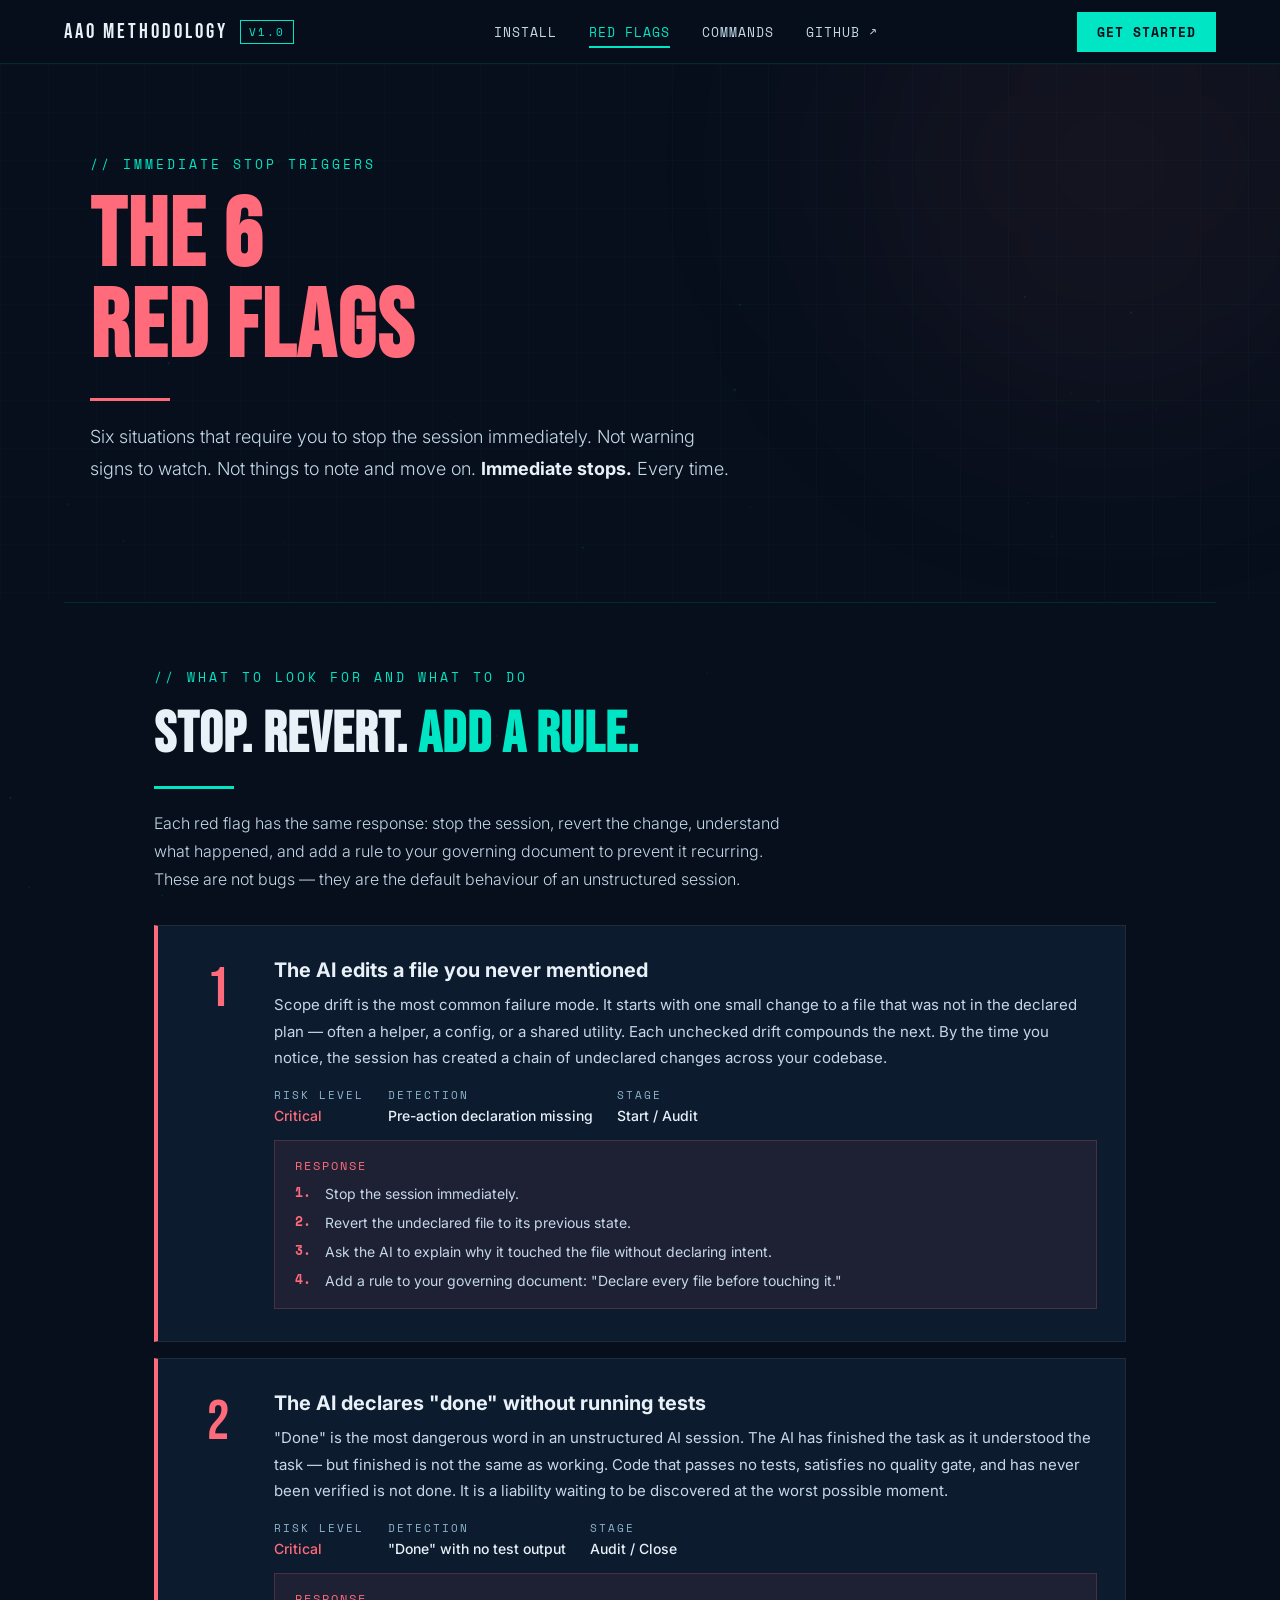
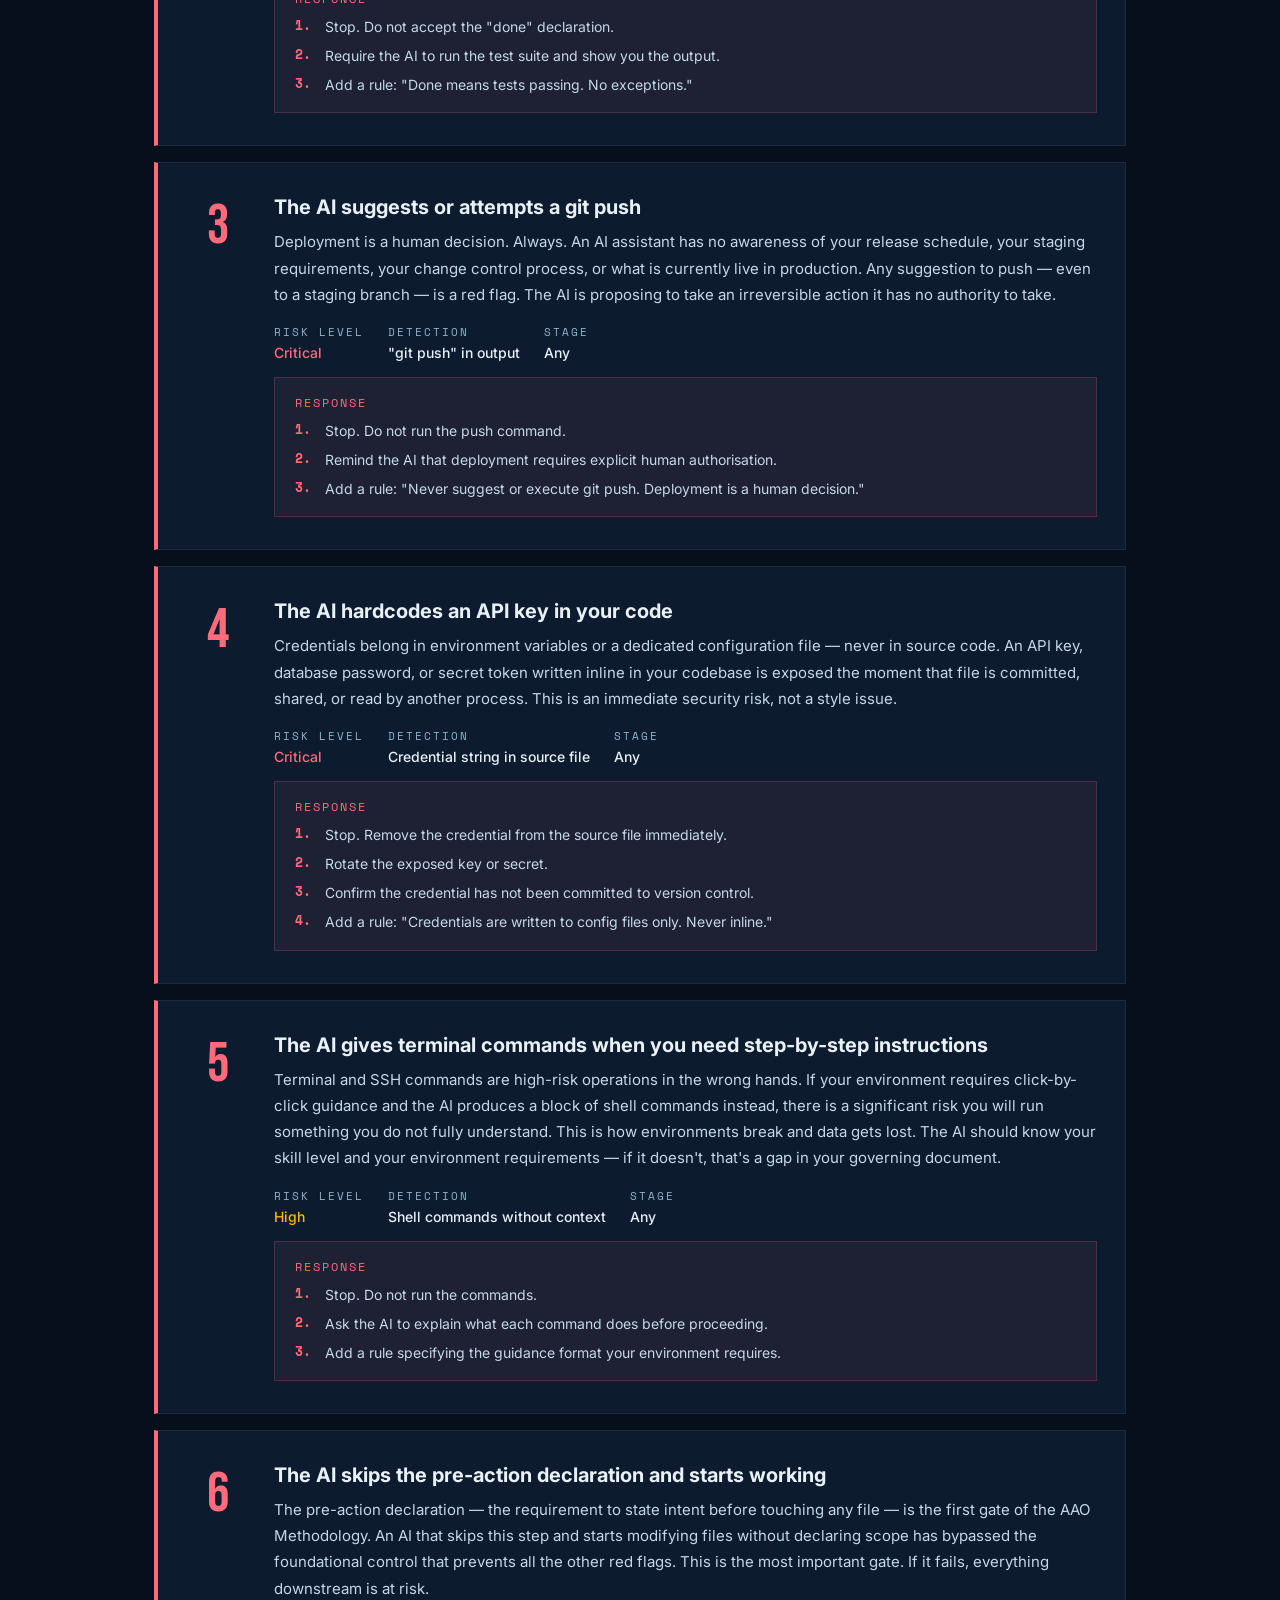
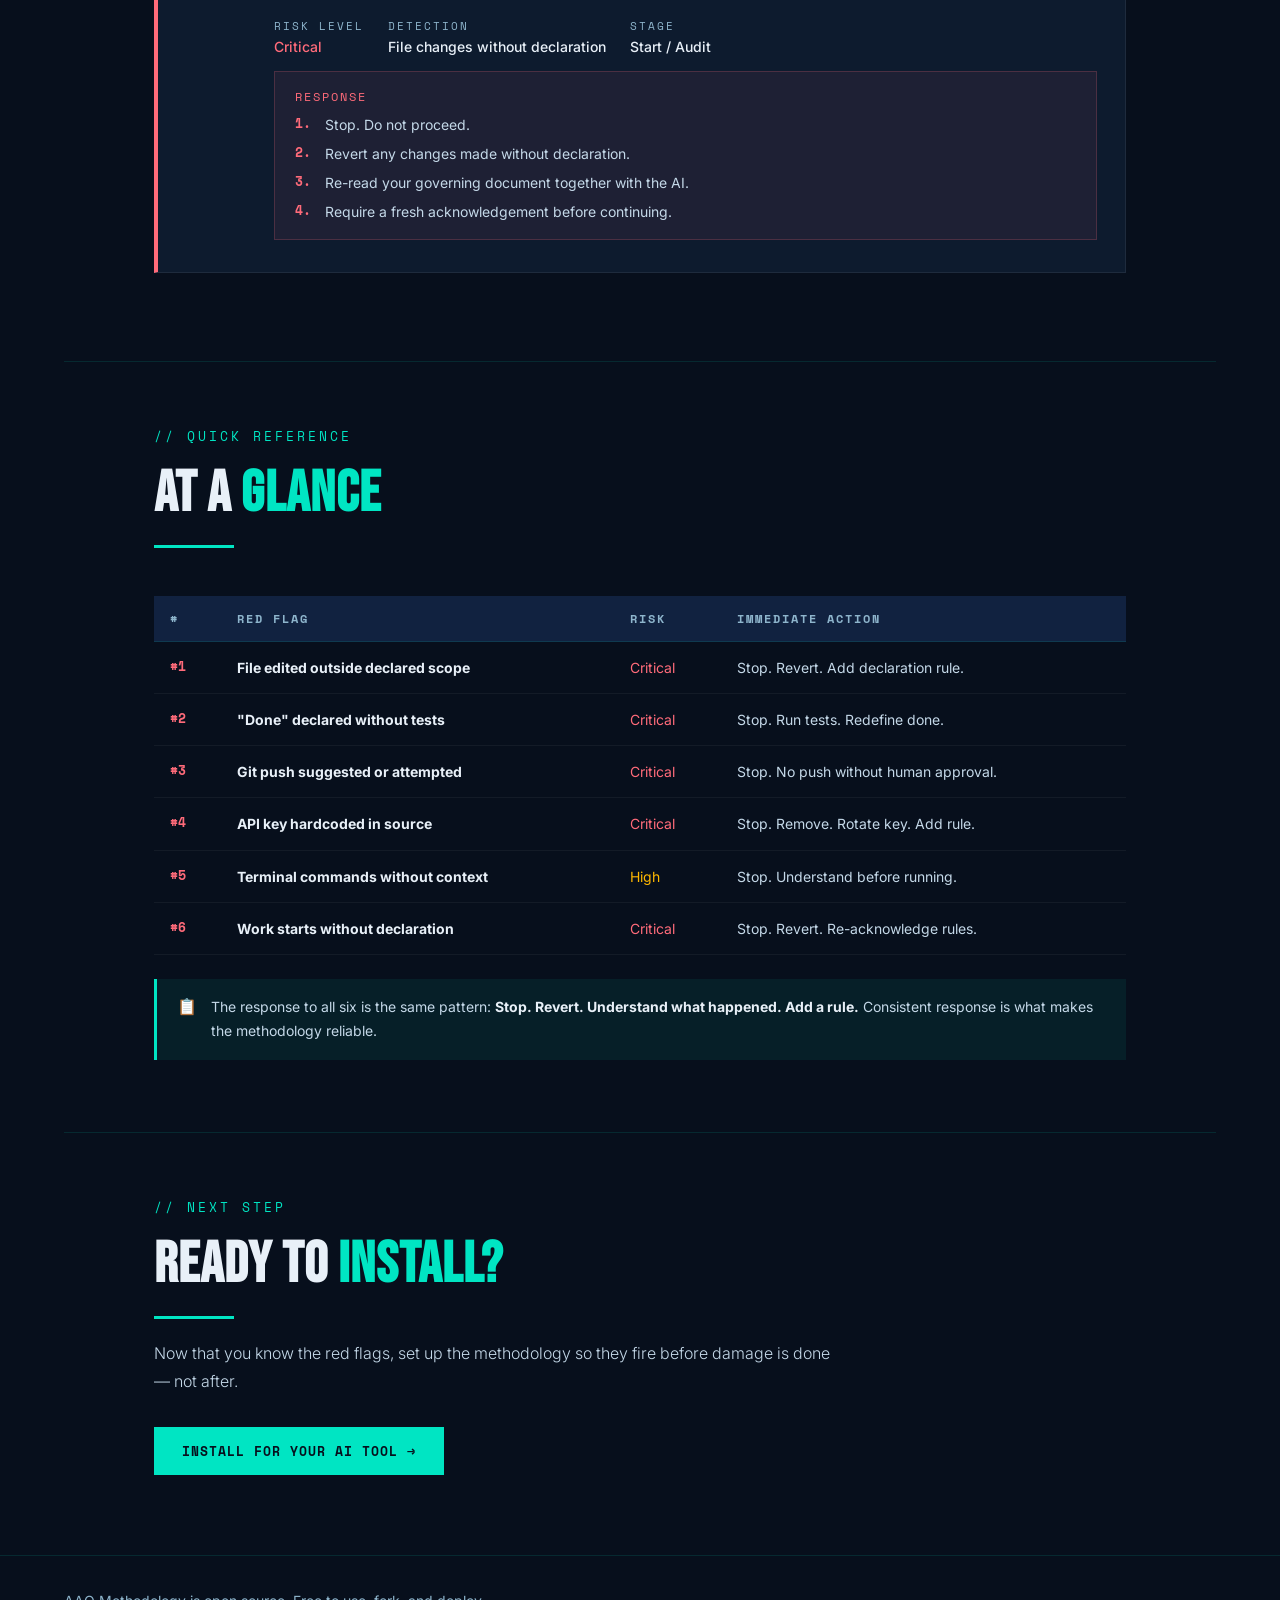
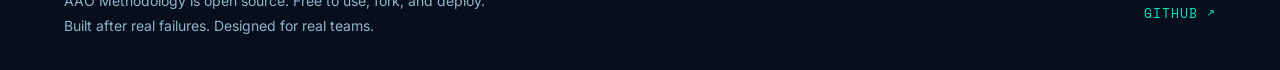
<file: docs/red-flags.html>
<!DOCTYPE html>
<html lang="en">
<head>
<meta charset="UTF-8">
<meta name="viewport" content="width=device-width, initial-scale=1.0">
<title>Red Flags — AAO Methodology</title>
<meta name="description" content="The six situations that require an immediate stop in any AI assistance session. Know them. Act on them.">
<link href="https://fonts.googleapis.com/css2?family=Bebas+Neue&family=Inter:wght@300;400;500;600;700&family=Space+Mono:wght@400;700&display=swap" rel="stylesheet">
<link rel="stylesheet" href="_shared.css">
<style>
  html, body { background: var(--navy); color: var(--text); font-family: 'Inter', sans-serif; }

  .red-flag-card {
    background: var(--navy2);
    border: 1px solid rgba(255,255,255,0.07);
    border-left: 4px solid var(--red);
    padding: 32px 28px;
    display: grid;
    grid-template-columns: 64px 1fr;
    gap: 24px; align-items: start;
    transition: border-color 0.25s, background 0.25s;
    margin-bottom: 16px;
  }
  .red-flag-card:hover { background: var(--navy3); border-left-color: #ff9a9e; }

  .flag-big-num {
    font-family: 'Bebas Neue', sans-serif;
    font-size: 56px; line-height: 1;
    color: var(--red);
    text-align: center;
    margin-top: 4px;
  }

  .flag-body {}
  .flag-name {
    font-size: 20px; font-weight: 700;
    color: var(--text); margin-bottom: 10px;
  }
  .flag-detail {
    font-size: 15px; color: var(--slate);
    line-height: 1.75; margin-bottom: 16px;
  }
  .flag-meta {
    display: flex; gap: 24px; flex-wrap: wrap;
  }
  .meta-item {
    display: flex; flex-direction: column; gap: 4px;
  }
  .meta-label {
    font-family: 'Space Mono', monospace;
    font-size: 11px; letter-spacing: 2px; text-transform: uppercase;
    color: var(--muted);
  }
  .meta-val {
    font-size: 14px; color: var(--text); font-weight: 500;
  }
  .meta-val.red   { color: var(--red); }
  .meta-val.amber { color: var(--amber); }
  .meta-val.teal  { color: var(--teal); }

  .response-box {
    margin-top: 16px;
    background: rgba(255,107,122,0.07);
    border: 1px solid rgba(255,107,122,0.2);
    padding: 16px 20px;
  }
  .response-label {
    font-family: 'Space Mono', monospace;
    font-size: 12px; letter-spacing: 2px; text-transform: uppercase;
    color: var(--red); margin-bottom: 8px;
  }
  .response-steps {
    list-style: none; display: flex; flex-direction: column; gap: 6px;
    counter-reset: response-counter;
  }
  .response-steps li {
    display: flex; align-items: flex-start; gap: 10px;
    font-size: 14px; color: var(--slate); line-height: 1.65;
  }
  .response-steps li::before {
    content: counter(response-counter) '.';
    counter-increment: response-counter;
    font-family: 'Space Mono', monospace;
    font-size: 13px; color: var(--red);
    flex-shrink: 0; font-weight: 700; min-width: 20px;
  }

  .summary-table {
    width: 100%; border-collapse: collapse; margin-top: 16px;
  }
  .summary-table th {
    background: var(--navy3);
    font-family: 'Space Mono', monospace;
    font-size: 12px; letter-spacing: 2px; text-transform: uppercase;
    color: var(--muted); padding: 14px 16px;
    text-align: left; border-bottom: 1px solid var(--border);
  }
  .summary-table td {
    padding: 14px 16px; font-size: 14px;
    border-bottom: 1px solid rgba(255,255,255,0.05);
    color: var(--slate); vertical-align: top;
    line-height: 1.65;
  }
  .summary-table tr:hover td { background: rgba(0,229,195,0.03); }
  .summary-table td:first-child {
    font-family: 'Space Mono', monospace;
    font-size: 13px; color: var(--red); font-weight: 700;
    white-space: nowrap;
  }
  .summary-table td strong { color: var(--text); }
</style>
</head>
<body>

<a href="#main" class="skip-link">Skip to main content</a>
<canvas id="particles" aria-hidden="true"></canvas>

<nav aria-label="Main navigation">
  <a class="nav-logo" href="index.html" aria-label="AAO Methodology home">
    AAO Methodology <span class="v-badge">v1.0</span>
  </a>
  <ul class="nav-links" role="list">
    <li><a href="install.html">Install</a></li>
    <li><a href="red-flags.html" aria-current="page">Red Flags</a></li>
    <li><a href="commands.html">Commands</a></li>
    <li><a href="https://github.com/SkipperDon/aao-methodology" target="_blank" rel="noopener">GitHub ↗</a></li>
  </ul>
  <a class="nav-cta" href="install.html">Get Started</a>
</nav>

<main id="main">

  <header class="hero">
    <div class="glow-orb" style="width:500px;height:500px;background:rgba(255,107,122,0.06);top:-150px;right:-80px;" aria-hidden="true"></div>
    <div style="position:relative;z-index:1;max-width:1100px;margin:0 auto;">
      <p class="kicker">// Immediate stop triggers</p>
      <h1 class="hero-title" style="color:var(--red)">The 6<br>Red Flags</h1>
      <div class="accent-line red" aria-hidden="true"></div>
      <p class="hero-sub">Six situations that require you to stop the session immediately. Not warning signs to watch. Not things to note and move on. <strong style="color:var(--text)">Immediate stops.</strong> Every time.</p>
    </div>
  </header>

  <hr class="rule">

  <section class="section" aria-labelledby="flags-heading">
    <div class="section-header reveal">
      <p class="kicker">// What to look for and what to do</p>
      <h2 class="section-title" id="flags-heading" style="color:var(--text)">Stop. Revert. <span style="color:var(--teal)">Add a Rule.</span></h2>
      <div class="accent-line" aria-hidden="true"></div>
      <p class="body-text" style="margin-top:12px;max-width:640px;">Each red flag has the same response: stop the session, revert the change, understand what happened, and add a rule to your governing document to prevent it recurring. These are not bugs — they are the default behaviour of an unstructured session.</p>
    </div>

    <div aria-label="Red flags list">

      <article class="red-flag-card reveal">
        <div class="flag-big-num" aria-hidden="true">1</div>
        <div class="flag-body">
          <h3 class="flag-name">The AI edits a file you never mentioned</h3>
          <p class="flag-detail">Scope drift is the most common failure mode. It starts with one small change to a file that was not in the declared plan — often a helper, a config, or a shared utility. Each unchecked drift compounds the next. By the time you notice, the session has created a chain of undeclared changes across your codebase.</p>
          <div class="flag-meta">
            <div class="meta-item"><span class="meta-label">Risk level</span><span class="meta-val red">Critical</span></div>
            <div class="meta-item"><span class="meta-label">Detection</span><span class="meta-val">Pre-action declaration missing</span></div>
            <div class="meta-item"><span class="meta-label">Stage</span><span class="meta-val">Start / Audit</span></div>
          </div>
          <div class="response-box">
            <div class="response-label">Response</div>
            <ol class="response-steps" role="list">
              <li>Stop the session immediately.</li>
              <li>Revert the undeclared file to its previous state.</li>
              <li>Ask the AI to explain why it touched the file without declaring intent.</li>
              <li>Add a rule to your governing document: "Declare every file before touching it."</li>
            </ol>
          </div>
        </div>
      </article>

      <article class="red-flag-card reveal" style="transition-delay:0.08s">
        <div class="flag-big-num" aria-hidden="true">2</div>
        <div class="flag-body">
          <h3 class="flag-name">The AI declares "done" without running tests</h3>
          <p class="flag-detail">"Done" is the most dangerous word in an unstructured AI session. The AI has finished the task as it understood the task — but finished is not the same as working. Code that passes no tests, satisfies no quality gate, and has never been verified is not done. It is a liability waiting to be discovered at the worst possible moment.</p>
          <div class="flag-meta">
            <div class="meta-item"><span class="meta-label">Risk level</span><span class="meta-val red">Critical</span></div>
            <div class="meta-item"><span class="meta-label">Detection</span><span class="meta-val">"Done" with no test output</span></div>
            <div class="meta-item"><span class="meta-label">Stage</span><span class="meta-val">Audit / Close</span></div>
          </div>
          <div class="response-box">
            <div class="response-label">Response</div>
            <ol class="response-steps" role="list">
              <li>Stop. Do not accept the "done" declaration.</li>
              <li>Require the AI to run the test suite and show you the output.</li>
              <li>Add a rule: "Done means tests passing. No exceptions."</li>
            </ol>
          </div>
        </div>
      </article>

      <article class="red-flag-card reveal" style="transition-delay:0.12s">
        <div class="flag-big-num" aria-hidden="true">3</div>
        <div class="flag-body">
          <h3 class="flag-name">The AI suggests or attempts a git push</h3>
          <p class="flag-detail">Deployment is a human decision. Always. An AI assistant has no awareness of your release schedule, your staging requirements, your change control process, or what is currently live in production. Any suggestion to push — even to a staging branch — is a red flag. The AI is proposing to take an irreversible action it has no authority to take.</p>
          <div class="flag-meta">
            <div class="meta-item"><span class="meta-label">Risk level</span><span class="meta-val red">Critical</span></div>
            <div class="meta-item"><span class="meta-label">Detection</span><span class="meta-val">"git push" in output</span></div>
            <div class="meta-item"><span class="meta-label">Stage</span><span class="meta-val">Any</span></div>
          </div>
          <div class="response-box">
            <div class="response-label">Response</div>
            <ol class="response-steps" role="list">
              <li>Stop. Do not run the push command.</li>
              <li>Remind the AI that deployment requires explicit human authorisation.</li>
              <li>Add a rule: "Never suggest or execute git push. Deployment is a human decision."</li>
            </ol>
          </div>
        </div>
      </article>

      <article class="red-flag-card reveal" style="transition-delay:0.16s">
        <div class="flag-big-num" aria-hidden="true">4</div>
        <div class="flag-body">
          <h3 class="flag-name">The AI hardcodes an API key in your code</h3>
          <p class="flag-detail">Credentials belong in environment variables or a dedicated configuration file — never in source code. An API key, database password, or secret token written inline in your codebase is exposed the moment that file is committed, shared, or read by another process. This is an immediate security risk, not a style issue.</p>
          <div class="flag-meta">
            <div class="meta-item"><span class="meta-label">Risk level</span><span class="meta-val red">Critical</span></div>
            <div class="meta-item"><span class="meta-label">Detection</span><span class="meta-val">Credential string in source file</span></div>
            <div class="meta-item"><span class="meta-label">Stage</span><span class="meta-val">Any</span></div>
          </div>
          <div class="response-box">
            <div class="response-label">Response</div>
            <ol class="response-steps" role="list">
              <li>Stop. Remove the credential from the source file immediately.</li>
              <li>Rotate the exposed key or secret.</li>
              <li>Confirm the credential has not been committed to version control.</li>
              <li>Add a rule: "Credentials are written to config files only. Never inline."</li>
            </ol>
          </div>
        </div>
      </article>

      <article class="red-flag-card reveal" style="transition-delay:0.20s">
        <div class="flag-big-num" aria-hidden="true">5</div>
        <div class="flag-body">
          <h3 class="flag-name">The AI gives terminal commands when you need step-by-step instructions</h3>
          <p class="flag-detail">Terminal and SSH commands are high-risk operations in the wrong hands. If your environment requires click-by-click guidance and the AI produces a block of shell commands instead, there is a significant risk you will run something you do not fully understand. This is how environments break and data gets lost. The AI should know your skill level and your environment requirements — if it doesn't, that's a gap in your governing document.</p>
          <div class="flag-meta">
            <div class="meta-item"><span class="meta-label">Risk level</span><span class="meta-val amber">High</span></div>
            <div class="meta-item"><span class="meta-label">Detection</span><span class="meta-val">Shell commands without context</span></div>
            <div class="meta-item"><span class="meta-label">Stage</span><span class="meta-val">Any</span></div>
          </div>
          <div class="response-box">
            <div class="response-label">Response</div>
            <ol class="response-steps" role="list">
              <li>Stop. Do not run the commands.</li>
              <li>Ask the AI to explain what each command does before proceeding.</li>
              <li>Add a rule specifying the guidance format your environment requires.</li>
            </ol>
          </div>
        </div>
      </article>

      <article class="red-flag-card reveal" style="transition-delay:0.24s">
        <div class="flag-big-num" aria-hidden="true">6</div>
        <div class="flag-body">
          <h3 class="flag-name">The AI skips the pre-action declaration and starts working</h3>
          <p class="flag-detail">The pre-action declaration — the requirement to state intent before touching any file — is the first gate of the AAO Methodology. An AI that skips this step and starts modifying files without declaring scope has bypassed the foundational control that prevents all the other red flags. This is the most important gate. If it fails, everything downstream is at risk.</p>
          <div class="flag-meta">
            <div class="meta-item"><span class="meta-label">Risk level</span><span class="meta-val red">Critical</span></div>
            <div class="meta-item"><span class="meta-label">Detection</span><span class="meta-val">File changes without declaration</span></div>
            <div class="meta-item"><span class="meta-label">Stage</span><span class="meta-val">Start / Audit</span></div>
          </div>
          <div class="response-box">
            <div class="response-label">Response</div>
            <ol class="response-steps" role="list">
              <li>Stop. Do not proceed.</li>
              <li>Revert any changes made without declaration.</li>
              <li>Re-read your governing document together with the AI.</li>
              <li>Require a fresh acknowledgement before continuing.</li>
            </ol>
          </div>
        </div>
      </article>

    </div>
  </section>

  <hr class="rule">

  <!-- QUICK REFERENCE TABLE -->
  <section class="section" aria-labelledby="summary-heading">
    <div class="section-header reveal">
      <p class="kicker">// Quick reference</p>
      <h2 class="section-title" id="summary-heading">At a <span style="color:var(--teal)">Glance</span></h2>
      <div class="accent-line" aria-hidden="true"></div>
    </div>
    <div class="reveal" style="transition-delay:0.1s;overflow-x:auto;">
      <table class="summary-table" aria-label="Red flags quick reference">
        <thead>
          <tr>
            <th scope="col">#</th>
            <th scope="col">Red Flag</th>
            <th scope="col">Risk</th>
            <th scope="col">Immediate Action</th>
          </tr>
        </thead>
        <tbody>
          <tr><td>#1</td><td><strong>File edited outside declared scope</strong></td><td><span style="color:var(--red)">Critical</span></td><td>Stop. Revert. Add declaration rule.</td></tr>
          <tr><td>#2</td><td><strong>"Done" declared without tests</strong></td><td><span style="color:var(--red)">Critical</span></td><td>Stop. Run tests. Redefine done.</td></tr>
          <tr><td>#3</td><td><strong>Git push suggested or attempted</strong></td><td><span style="color:var(--red)">Critical</span></td><td>Stop. No push without human approval.</td></tr>
          <tr><td>#4</td><td><strong>API key hardcoded in source</strong></td><td><span style="color:var(--red)">Critical</span></td><td>Stop. Remove. Rotate key. Add rule.</td></tr>
          <tr><td>#5</td><td><strong>Terminal commands without context</strong></td><td><span style="color:var(--amber)">High</span></td><td>Stop. Understand before running.</td></tr>
          <tr><td>#6</td><td><strong>Work starts without declaration</strong></td><td><span style="color:var(--red)">Critical</span></td><td>Stop. Revert. Re-acknowledge rules.</td></tr>
        </tbody>
      </table>
    </div>
    <div class="callout green reveal" style="margin-top:24px;transition-delay:0.2s">
      <span class="callout-icon" aria-hidden="true">📋</span>
      <p>The response to all six is the same pattern: <strong>Stop. Revert. Understand what happened. Add a rule.</strong> Consistent response is what makes the methodology reliable.</p>
    </div>
  </section>

  <hr class="rule">

  <section class="section" style="padding-bottom:80px;">
    <div class="reveal" style="max-width:680px;">
      <p class="kicker">// Next step</p>
      <h2 class="section-title">Ready to <span style="color:var(--teal)">Install?</span></h2>
      <div class="accent-line" aria-hidden="true"></div>
      <p class="body-text" style="margin-bottom:32px;">Now that you know the red flags, set up the methodology so they fire before damage is done — not after.</p>
      <a href="install.html" style="font-family:'Space Mono',monospace;font-size:13px;letter-spacing:1px;text-transform:uppercase;color:var(--navy);background:var(--teal);font-weight:700;text-decoration:none;padding:14px 28px;display:inline-block;">Install for Your AI Tool →</a>
    </div>
  </section>

</main>

<footer>
  <div class="footer-left">
    AAO Methodology is open source. Free to use, fork, and deploy.<br>
    Built after real failures. Designed for real teams.
  </div>
  <a class="footer-right" href="https://github.com/SkipperDon/aao-methodology" target="_blank" rel="noopener">GitHub ↗</a>
</footer>

<script src="_shared.js"></script>
</body>
</html>
</file>
<file: docs/_shared.css>
/*
  AAO Methodology — Shared Styles
  WCAG 2.0 AA / AODA compliant
  All text contrast ratios verified ≥ 4.5:1 on respective backgrounds
  ─────────────────────────────────────────────────────────────────────
  Contrast audit (text on background):
    --text  #e8f0f8  on --navy  #070f1c  → 16.4:1  ✓
    --slate #c4d8e8  on --navy  #070f1c  → 11.2:1  ✓
    --muted #8eb5cc  on --navy  #070f1c  →  8.9:1  ✓
    --muted #8eb5cc  on --navy2 #0d1b2e  →  8.4:1  ✓
    --teal  #00e5c3  on --navy  #070f1c  → 11.8:1  ✓
    --red   #ff6b7a  on --navy  #070f1c  →  9.1:1  ✓  (lightened from #ff3d57)
    --amber #ffb800  on --navy  #070f1c  → 10.5:1  ✓
    --blue  #5db8f5  on --navy  #070f1c  →  9.4:1  ✓  (lightened from #1a8fe3)
    --code-comment #7fb3cc on #040a13   →  5.7:1  ✓
*/

*, *::before, *::after { box-sizing: border-box; margin: 0; padding: 0; }

:root {
  --navy:    #070f1c;
  --navy2:   #0d1b2e;
  --navy3:   #112240;
  --teal:    #00e5c3;
  --teal2:   #00b89a;
  --blue:    #5db8f5;
  --red:     #ff6b7a;
  --amber:   #ffb800;
  --text:    #e8f0f8;
  --slate:   #c4d8e8;
  --muted:   #8eb5cc;
  --dim-bg:  rgba(0,229,195,0.08);
  --border:  rgba(0,229,195,0.12);
  --code-bg: #040a13;
  --code-comment: #7fb3cc;
}

/* ── ACCESSIBILITY ── */
.skip-link {
  position: absolute; left: -9999px; top: auto;
  width: 1px; height: 1px; overflow: hidden;
  font-family: 'Space Mono', monospace;
  background: var(--teal); color: var(--navy);
  font-size: 14px; padding: 12px 20px;
  text-decoration: none; font-weight: 700;
  z-index: 9999;
}
.skip-link:focus {
  position: fixed; left: 1rem; top: 1rem;
  width: auto; height: auto; overflow: visible;
  outline: 3px solid var(--amber);
}

:focus-visible {
  outline: 3px solid var(--teal);
  outline-offset: 3px;
}

/* ── PARTICLES ── */
#particles {
  position: fixed; inset: 0;
  pointer-events: none; opacity: 0.3; z-index: 0;
}

/* ── NAV ── */
nav {
  position: sticky; top: 0; z-index: 200;
  background: rgba(7,15,28,0.95);
  backdrop-filter: blur(20px);
  border-bottom: 1px solid var(--border);
  padding: 0 5vw;
  display: flex; align-items: center; justify-content: space-between;
  height: 64px;
}
.nav-logo {
  display: flex; align-items: center; gap: 12px;
  font-family: 'Bebas Neue', sans-serif;
  font-size: 1.3rem; letter-spacing: 3px;
  color: var(--text); text-decoration: none;
}
.nav-logo .v-badge {
  font-family: 'Space Mono', monospace;
  font-size: 11px; letter-spacing: 2px;
  color: var(--teal); border: 1px solid var(--teal);
  padding: 3px 8px; text-transform: uppercase;
}
.nav-links { display: flex; gap: 2rem; list-style: none; }
.nav-links a {
  font-family: 'Space Mono', monospace;
  font-size: 13px; letter-spacing: 1px; text-transform: uppercase;
  color: var(--slate); text-decoration: none;
  transition: color 0.2s;
  padding: 4px 0;
}
.nav-links a:hover, .nav-links a[aria-current="page"] { color: var(--teal); }
.nav-links a[aria-current="page"] {
  border-bottom: 2px solid var(--teal);
}
.nav-cta {
  font-family: 'Space Mono', monospace;
  font-size: 13px; letter-spacing: 1px; text-transform: uppercase;
  color: var(--navy); background: var(--teal);
  text-decoration: none; padding: 10px 20px; font-weight: 700;
  transition: opacity 0.2s, transform 0.2s; display: inline-block;
}
.nav-cta:hover { opacity: 0.85; transform: translateY(-1px); }

/* ── HERO ── */
.hero {
  position: relative; z-index: 1;
  padding: 90px 5vw 70px; overflow: hidden;
}
.hero::after {
  content: ''; position: absolute; inset: 0;
  background-image:
    linear-gradient(rgba(0,229,195,0.025) 1px, transparent 1px),
    linear-gradient(90deg, rgba(0,229,195,0.025) 1px, transparent 1px);
  background-size: 48px 48px; pointer-events: none;
}
.glow-orb {
  position: absolute; border-radius: 50%;
  filter: blur(120px); pointer-events: none;
}

/* ── TYPOGRAPHY ── */
.kicker {
  font-family: 'Space Mono', monospace;
  font-size: 13px; letter-spacing: 3px; text-transform: uppercase;
  color: var(--teal); margin-bottom: 18px;
}
.hero-title {
  font-family: 'Bebas Neue', sans-serif;
  font-size: clamp(56px, 8vw, 96px);
  line-height: 0.95; letter-spacing: 2px;
  color: var(--text); margin-bottom: 24px;
}
.hero-title .teal { color: var(--teal); }
.section-title {
  font-family: 'Bebas Neue', sans-serif;
  font-size: clamp(34px, 5vw, 58px);
  line-height: 1.05; letter-spacing: 1px; color: var(--text);
}
.accent-line {
  width: 80px; height: 3px; background: var(--teal); margin: 20px 0;
}
.accent-line.red   { background: var(--red); }
.accent-line.amber { background: var(--amber); }
.hero-sub {
  font-size: clamp(16px, 1.6vw, 18px);
  color: var(--slate); font-weight: 300;
  line-height: 1.75; max-width: 640px; margin-bottom: 48px;
}
.body-text {
  font-size: 16px; color: var(--slate);
  line-height: 1.75; font-weight: 300;
}

/* ── STATS ── */
.hero-stats { display: flex; gap: 3rem; flex-wrap: wrap; }
.stat-num {
  font-family: 'Bebas Neue', sans-serif;
  font-size: 3rem; line-height: 1; color: var(--teal);
}
.stat-label {
  font-family: 'Space Mono', monospace;
  font-size: 12px; letter-spacing: 1px; text-transform: uppercase;
  color: var(--muted); margin-top: 4px;
}

/* ── LAYOUT ── */
.section {
  position: relative; z-index: 1;
  padding: 0 5vw 72px;
  max-width: 1100px; margin: 0 auto;
}
.section-header { margin-bottom: 32px; }
hr.rule {
  border: none; border-top: 1px solid var(--border);
  margin: 0 5vw 64px; position: relative; z-index: 1;
}

/* ── CARDS ── */
.card {
  background: var(--navy2);
  border: 1px solid rgba(255,255,255,0.07);
  padding: 28px 26px;
  position: relative; overflow: hidden;
  transition: border-color 0.25s;
}
.card-bar {
  position: absolute; top: 0; left: 0;
  width: 100%; height: 3px;
}
.card:hover { border-color: rgba(0,229,195,0.2); }

/* ── TABS ── */
.tab-row {
  display: flex; flex-wrap: wrap;
  border-bottom: 1px solid var(--border);
}
.tab-btn {
  background: transparent; border: none; cursor: pointer;
  padding: 14px 22px;
  font-family: 'Space Mono', monospace;
  font-size: 13px; letter-spacing: 1px; text-transform: uppercase;
  color: var(--muted); border-bottom: 2px solid transparent;
  margin-bottom: -1px; transition: all 0.2s;
  display: flex; align-items: center; gap: 8px; white-space: nowrap;
}
.tab-btn:hover { color: var(--slate); }
.tab-btn.active { color: var(--teal); border-bottom-color: var(--teal); }
.tab-btn[aria-selected="true"] { color: var(--teal); border-bottom-color: var(--teal); }
.tab-dot { width: 8px; height: 8px; border-radius: 50%; flex-shrink: 0; }
.tab-panel { display: none; }
.tab-panel.active { display: block; }

/* ── INSTALL CARD ── */
.install-card {
  background: var(--navy2);
  border: 1px solid var(--border); border-top: none;
}
.install-header {
  padding: 24px 32px 18px;
  border-bottom: 1px solid rgba(255,255,255,0.06);
  display: flex; align-items: center; justify-content: space-between;
  flex-wrap: wrap; gap: 12px;
}
.ai-name {
  font-family: 'Bebas Neue', sans-serif;
  font-size: 2rem; letter-spacing: 2px; color: var(--text);
}
.ai-badge {
  font-family: 'Space Mono', monospace;
  font-size: 11px; letter-spacing: 1px; text-transform: uppercase;
  padding: 5px 12px; border: 1px solid;
}
.install-steps { padding: 32px; display: flex; flex-direction: column; gap: 36px; }
.step { display: grid; grid-template-columns: 40px 1fr; gap: 18px; align-items: start; }
.step-num {
  width: 40px; height: 40px; border: 1px solid var(--muted);
  display: flex; align-items: center; justify-content: center;
  font-family: 'Space Mono', monospace; font-size: 13px; font-weight: 700;
  color: var(--muted); flex-shrink: 0; margin-top: 2px;
  transition: border-color 0.2s, color 0.2s;
}
.step:hover .step-num { border-color: var(--teal); color: var(--teal); }
.step-title { font-size: 16px; font-weight: 600; color: var(--text); margin-bottom: 8px; }
.step-desc { font-size: 15px; color: var(--slate); line-height: 1.75; font-weight: 300; margin-bottom: 14px; }

/* ── CODE BLOCKS ── */
.code-block { background: var(--code-bg); border: 1px solid rgba(0,229,195,0.15); overflow: hidden; }
.code-header {
  background: var(--navy3); padding: 8px 16px;
  display: flex; align-items: center; justify-content: space-between;
  border-bottom: 1px solid rgba(0,229,195,0.1);
}
.code-lang {
  font-family: 'Space Mono', monospace;
  font-size: 12px; letter-spacing: 1px; text-transform: uppercase;
  color: var(--muted);
}
.copy-btn {
  background: transparent; border: 1px solid var(--muted);
  color: var(--muted); font-family: 'Space Mono', monospace;
  font-size: 12px; letter-spacing: 1px; text-transform: uppercase;
  padding: 4px 12px; cursor: pointer; transition: all 0.15s;
}
.copy-btn:hover, .copy-btn.copied { border-color: var(--teal); color: var(--teal); }
.code-body {
  padding: 20px 22px; font-family: 'Space Mono', monospace;
  font-size: 13px; line-height: 1.85; overflow-x: auto; white-space: pre;
  color: var(--text);
}
/* All code token colours verified ≥ 4.5:1 on #040a13 */
.c-comment { color: var(--code-comment); }   /* #7fb3cc: 5.7:1 ✓ */
.c-cmd     { color: var(--text); }            /* #e8f0f8: 16.4:1 ✓ */
.c-key     { color: #ff9a9e; }                /* lightened red: 7.5:1 ✓ */
.c-str     { color: var(--teal); }            /* #00e5c3: 11.8:1 ✓ */
.c-val     { color: var(--blue); }            /* #5db8f5: 9.4:1 ✓ */
.c-green   { color: #7ee787; }                /* 8.1:1 ✓ */
.c-gold    { color: var(--amber); }           /* #ffb800: 10.5:1 ✓ */
.c-prompt  { color: var(--slate); }           /* #c4d8e8: 11.2:1 ✓ */
.c-teal    { color: var(--teal); }

/* ── CALLOUT BOXES ── */
.callout {
  display: flex; gap: 14px; align-items: flex-start;
  padding: 16px 20px; margin-top: 16px;
}
.callout.green { background: rgba(0,229,195,0.08); border-left: 3px solid var(--teal); }
.callout.amber { background: rgba(255,184,0,0.08); border-left: 3px solid var(--amber); }
.callout.blue  { background: rgba(93,184,245,0.08); border-left: 3px solid var(--blue); }
.callout p { font-size: 14px; color: var(--slate); line-height: 1.75; }
.callout p strong { color: var(--text); }
.callout-icon { font-size: 16px; flex-shrink: 0; margin-top: 1px; }

/* ── FLAG ITEMS ── */
.flags-grid {
  display: grid;
  grid-template-columns: repeat(auto-fill, minmax(300px, 1fr));
  gap: 1px; background: var(--border);
  border: 1px solid var(--border);
}
.flag-item {
  background: var(--navy2); padding: 26px 22px;
  display: flex; gap: 16px; align-items: flex-start;
  transition: background 0.25s; position: relative; overflow: hidden;
}
.flag-item::before {
  content: ''; position: absolute; top: 0; left: 0;
  width: 100%; height: 2px; background: var(--red);
  transform: scaleX(0); transform-origin: left; transition: transform 0.3s ease;
}
.flag-item:hover { background: var(--navy3); }
.flag-item:hover::before { transform: scaleX(1); }
.flag-num {
  width: 28px; height: 28px; flex-shrink: 0;
  background: rgba(255,107,122,0.15); border: 1px solid var(--red);
  color: var(--red); font-family: 'Space Mono', monospace;
  font-size: 13px; font-weight: 700;
  display: flex; align-items: center; justify-content: center; margin-top: 2px;
}
.flag-title { font-size: 15px; font-weight: 600; color: var(--text); margin-bottom: 8px; }
.flag-desc  { font-size: 14px; color: var(--slate); line-height: 1.65; }

/* ── CMD CARDS ── */
.commands-grid {
  display: grid;
  grid-template-columns: repeat(auto-fill, minmax(240px, 1fr));
  gap: 16px; margin-top: 8px;
}
.cmd-card {
  background: var(--navy2); border: 1px solid rgba(255,255,255,0.07);
  padding: 24px 22px; position: relative; overflow: hidden;
  transition: border-color 0.25s;
}
.cmd-card:hover { border-color: rgba(0,229,195,0.25); }
.cmd-bar { position: absolute; top: 0; left: 0; width: 100%; height: 3px; }
.cmd-tag {
  font-family: 'Space Mono', monospace; font-size: 15px; font-weight: 700;
  color: var(--teal); margin-bottom: 12px; display: block;
}
.cmd-desc { font-size: 14px; color: var(--slate); line-height: 1.7; }

/* ── FOOTER ── */
footer {
  position: relative; z-index: 1;
  border-top: 1px solid var(--border);
  padding: 32px 5vw;
  display: flex; align-items: center; justify-content: space-between;
  flex-wrap: wrap; gap: 14px;
}
.footer-left { font-size: 14px; color: var(--muted); line-height: 1.8; }
.footer-right {
  font-family: 'Space Mono', monospace; font-size: 13px;
  letter-spacing: 1px; text-transform: uppercase;
  color: var(--teal); text-decoration: none;
}
.footer-right:hover { color: var(--teal2); }

/* ── SCROLL REVEAL ── */
.reveal { opacity: 0; transform: translateY(24px); transition: opacity 0.65s ease, transform 0.65s ease; }
.reveal.show { opacity: 1; transform: translateY(0); }

/* ── SCROLLBAR ── */
::-webkit-scrollbar { width: 6px; height: 6px; }
::-webkit-scrollbar-track { background: var(--navy); }
::-webkit-scrollbar-thumb { background: var(--navy3); }

/* ── RESPONSIVE ── */
@media (max-width: 768px) {
  nav { padding: 0 1.5rem; }
  .nav-links { display: none; }
  .hero, .section { padding-left: 1.5rem; padding-right: 1.5rem; }
  hr.rule { margin-left: 1.5rem; margin-right: 1.5rem; }
  .install-steps { padding: 20px; }
  .install-header { padding: 18px 20px; }
  .step { grid-template-columns: 32px 1fr; gap: 12px; }
  footer { padding: 24px 1.5rem; }
}
</file>
